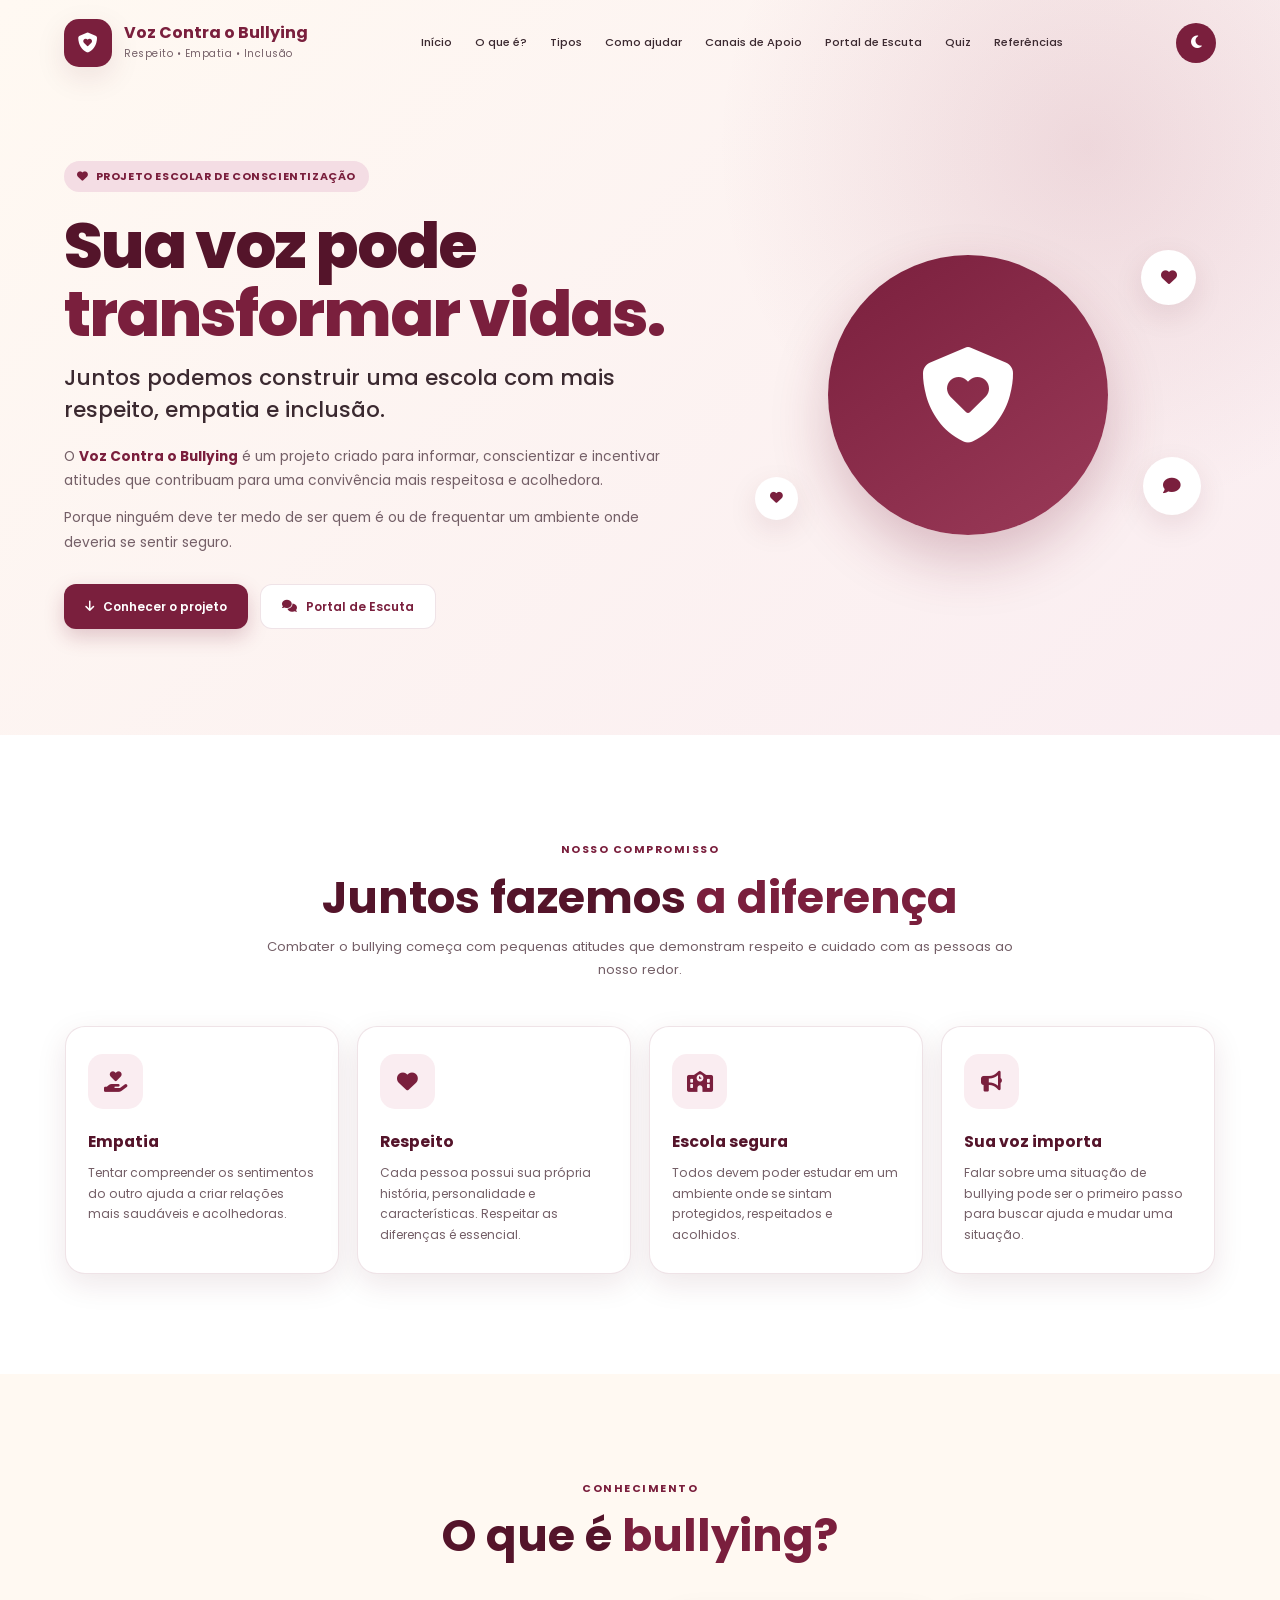
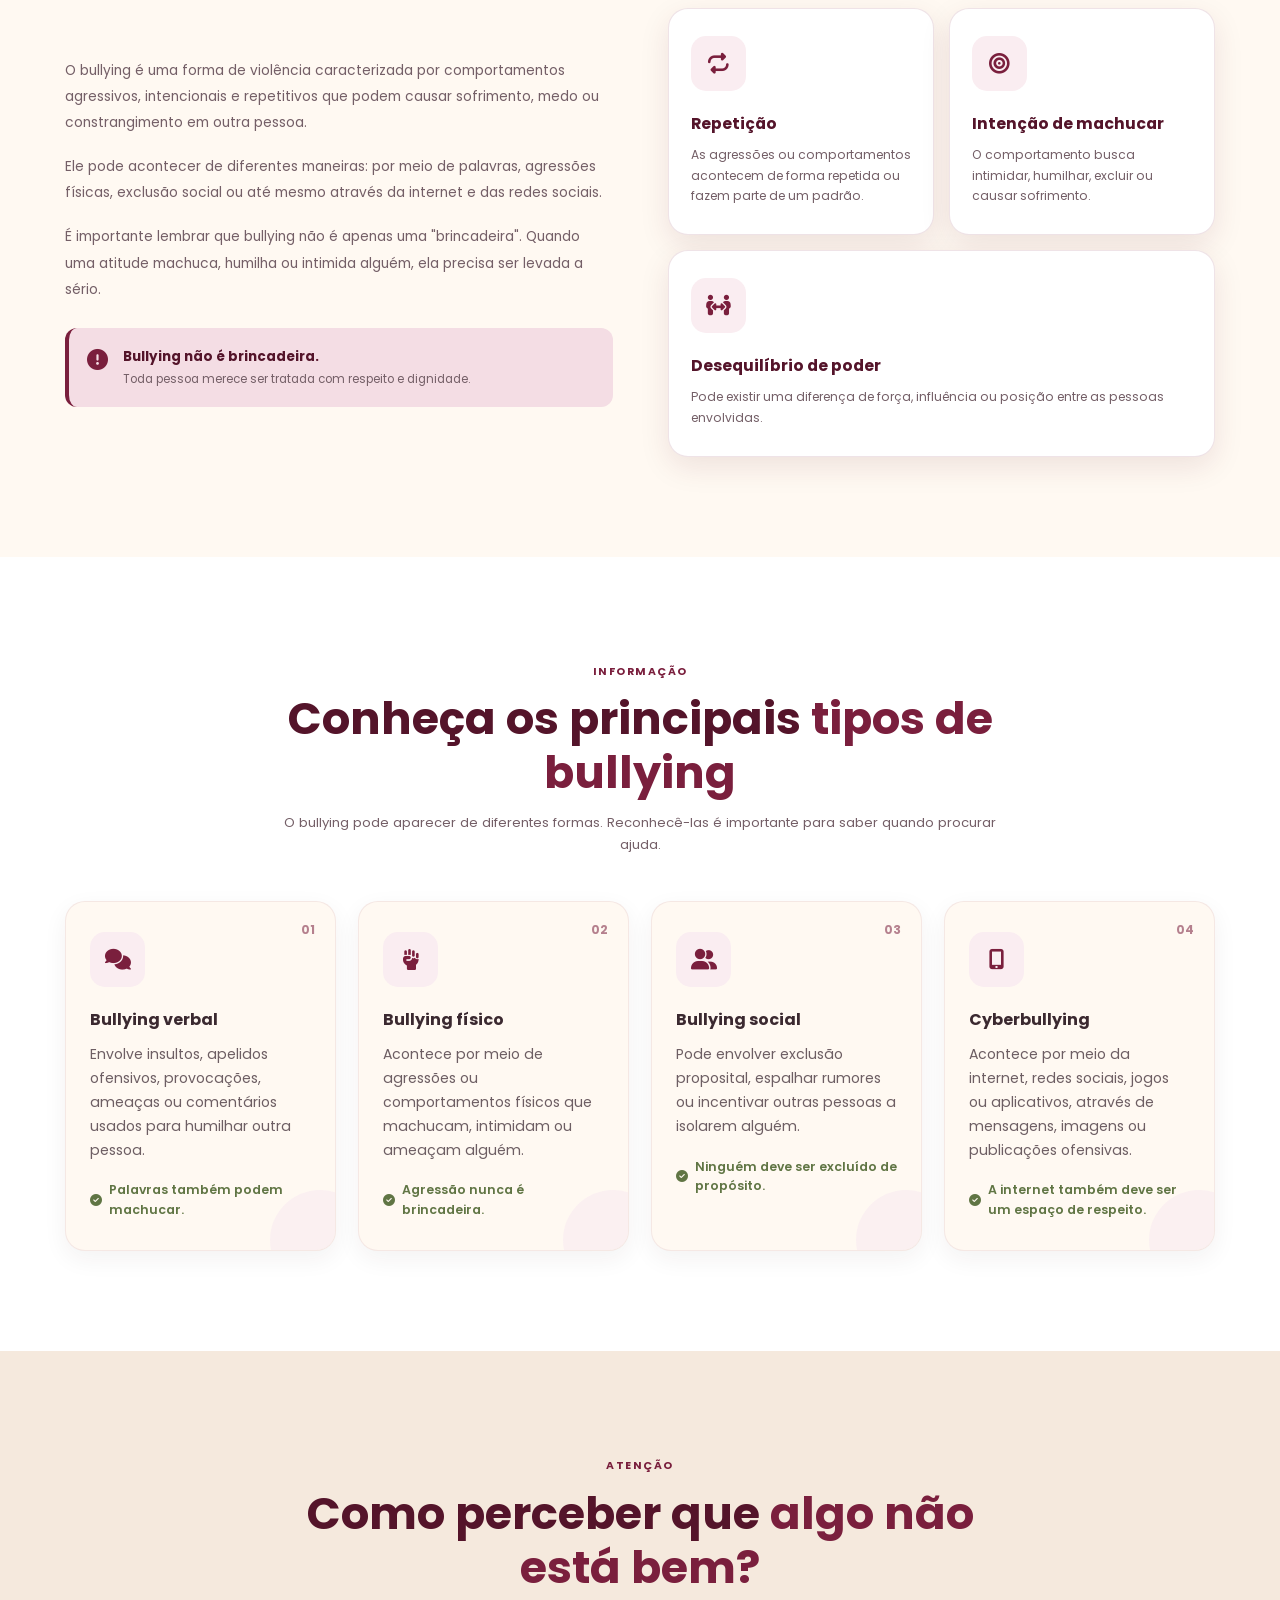
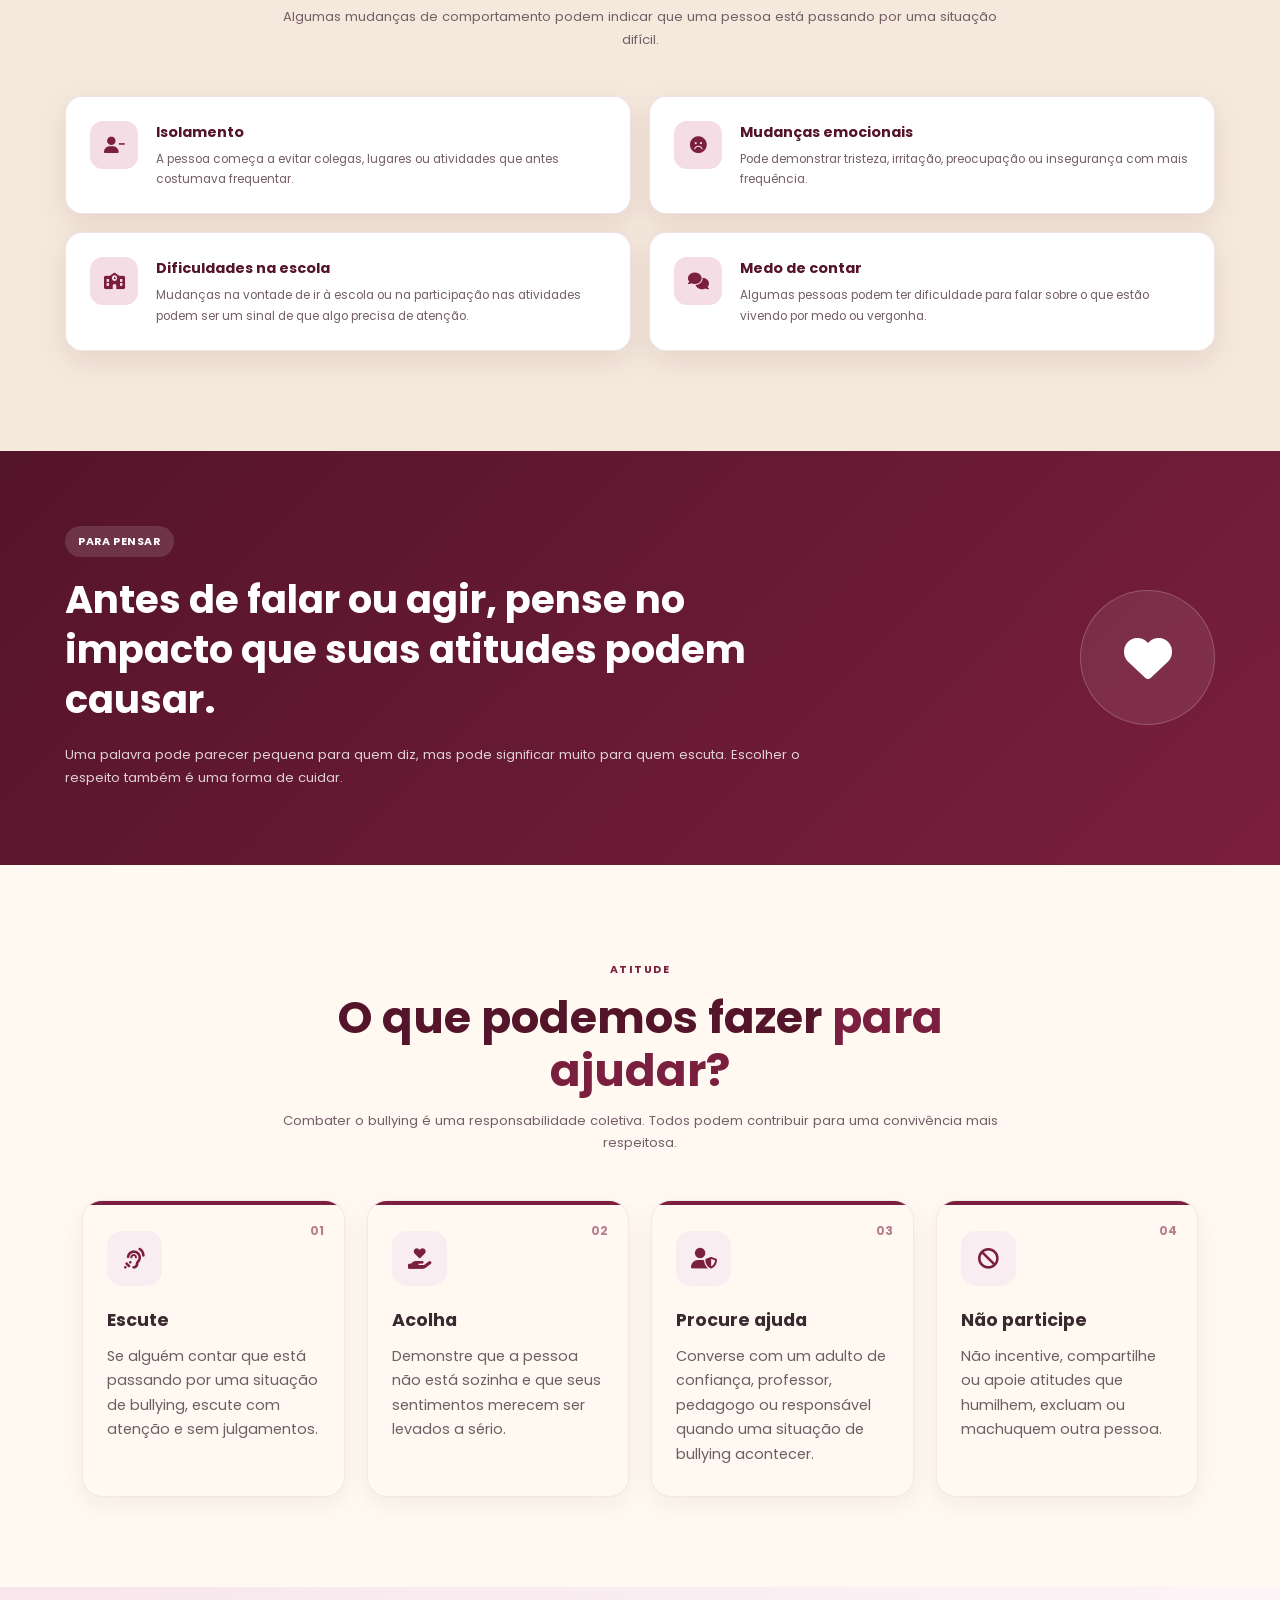
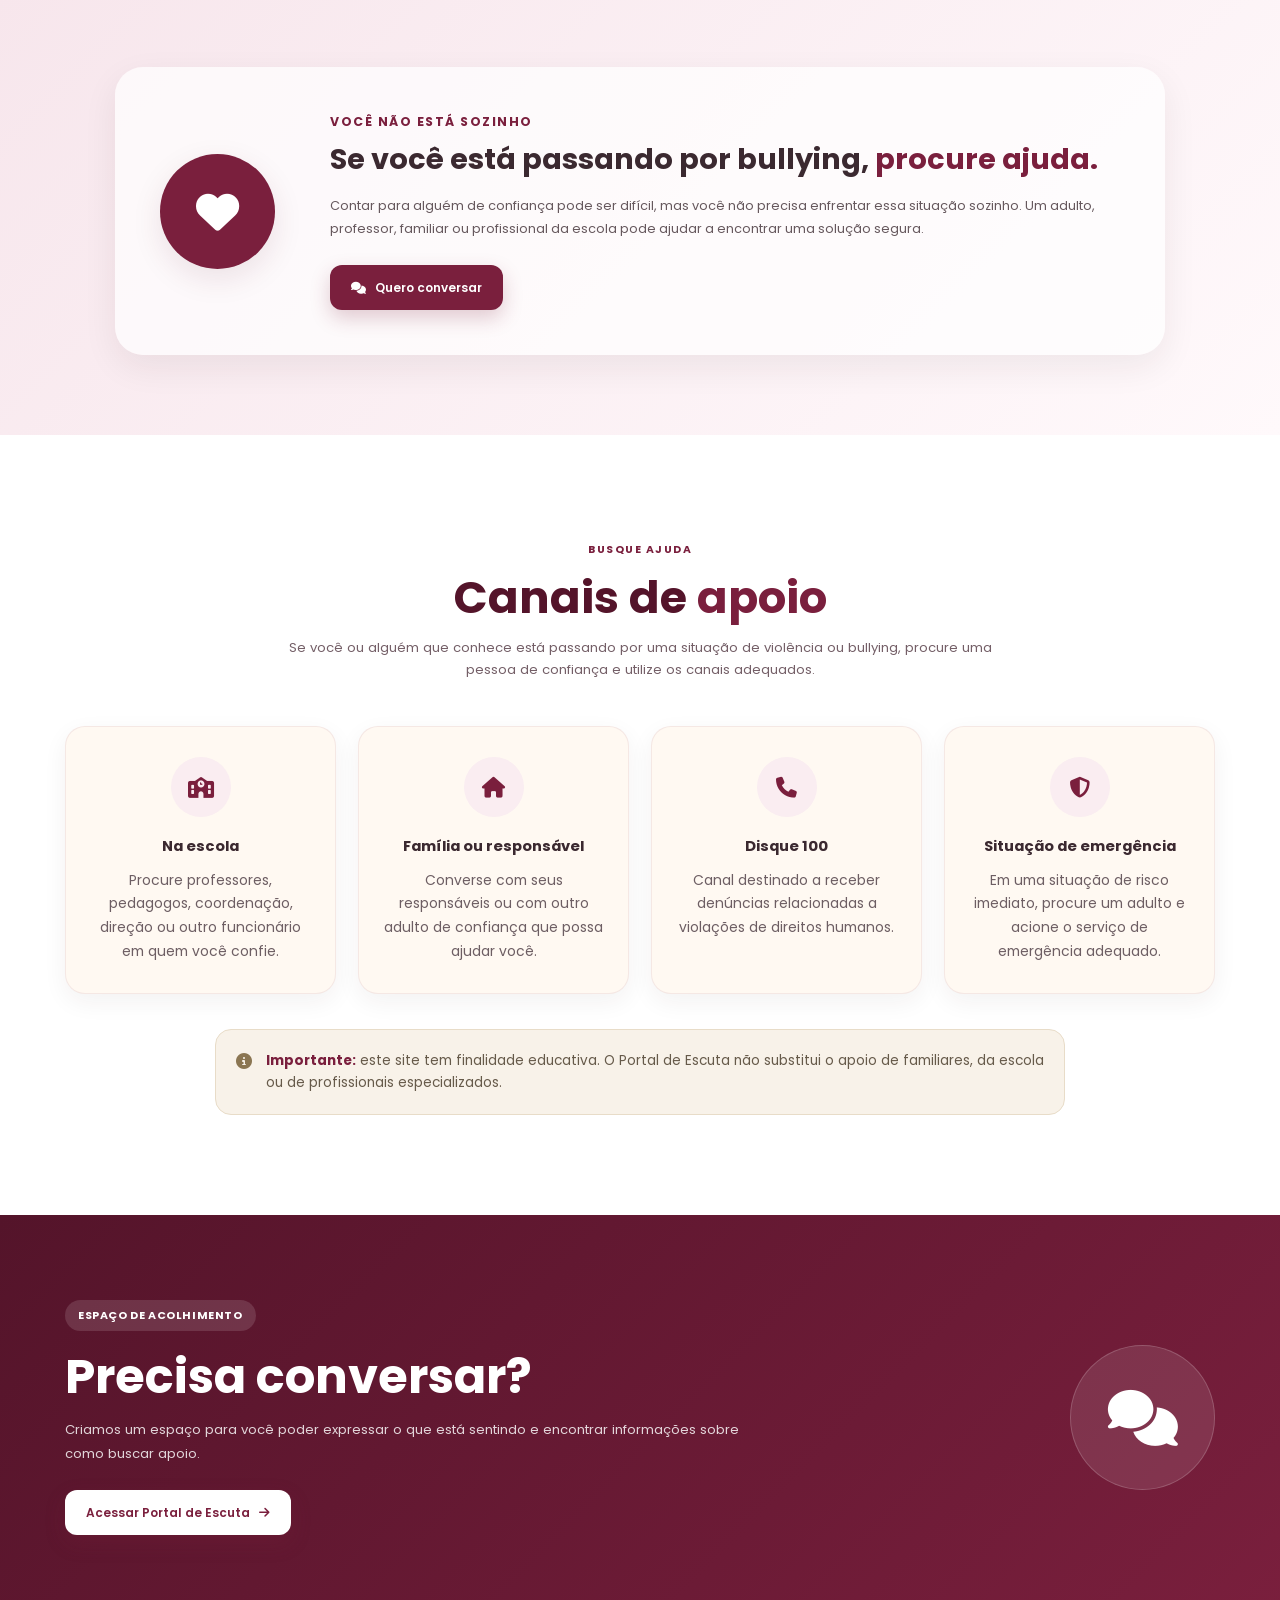
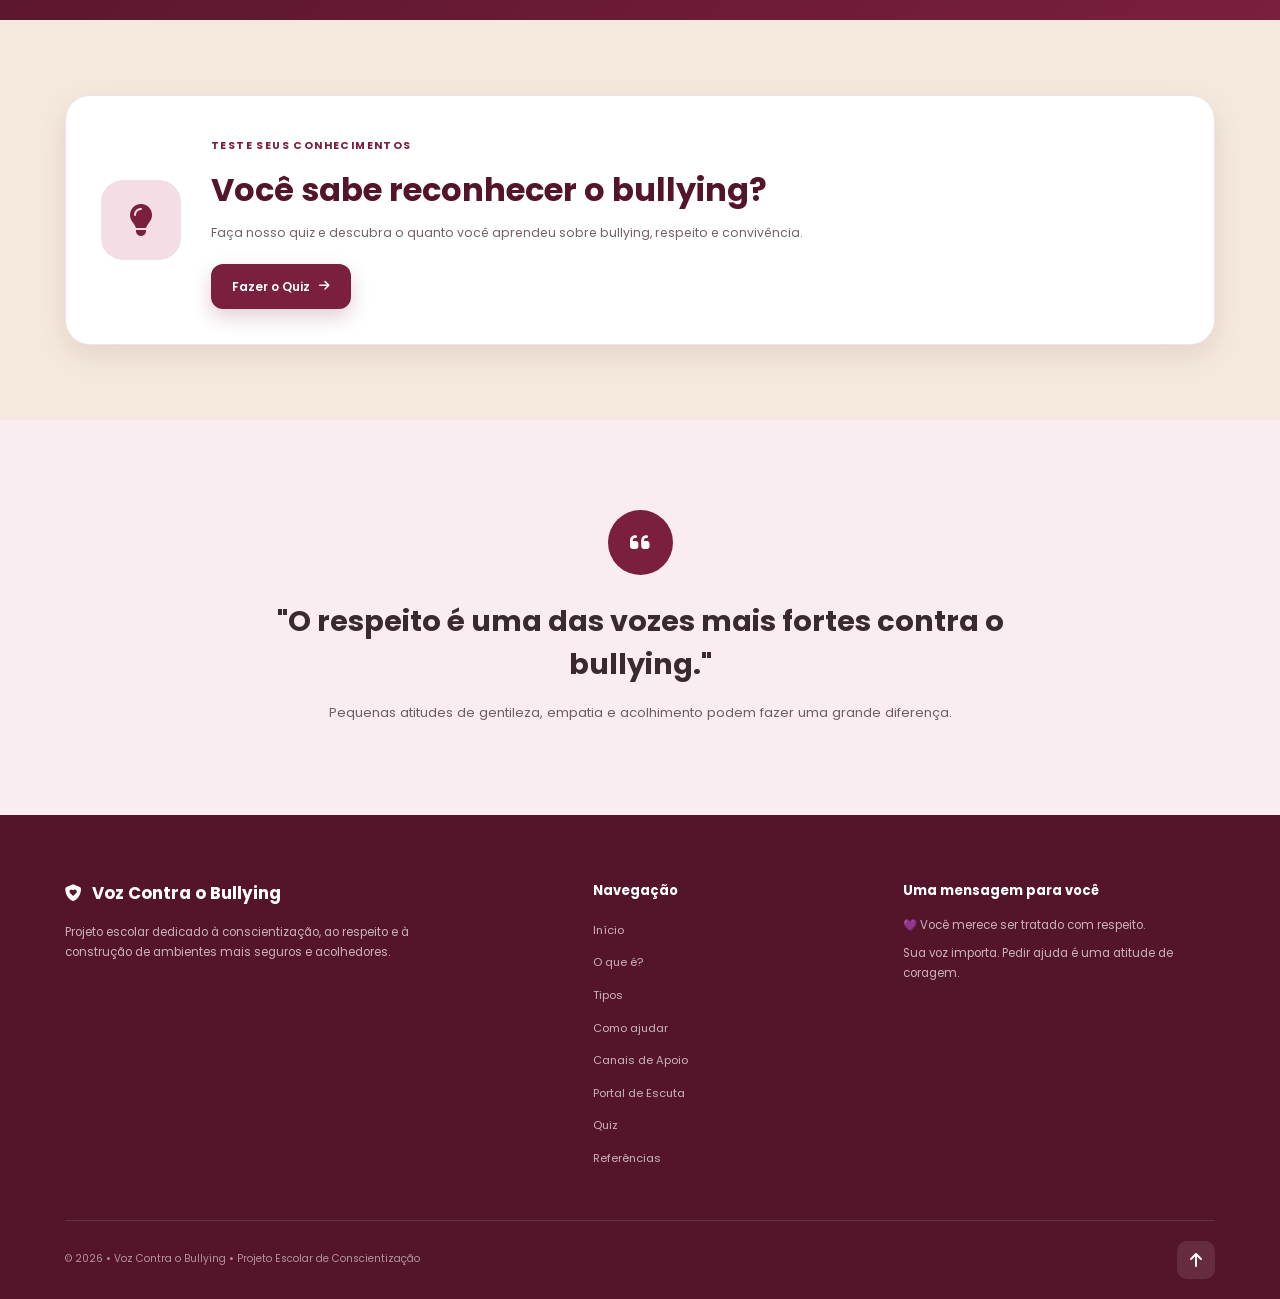
<file: index.html>
<!DOCTYPE html>
<html lang="pt-BR">

<head>

    <meta charset="UTF-8">

    <meta
        name="viewport"
        content="width=device-width, initial-scale=1.0">

    <meta
        name="description"
        content="Voz Contra o Bullying — projeto educativo sobre respeito, empatia, inclusão e combate ao bullying.">

    <meta
        name="theme-color"
        content="#7A1F3D">

    <title>Voz Contra o Bullying</title>


    <!-- ==================== FONTES ==================== -->

    <link rel="preconnect" href="https://fonts.googleapis.com">

    <link
        rel="preconnect"
        href="https://fonts.gstatic.com"
        crossorigin>

    <link
        href="https://fonts.googleapis.com/css2?family=Poppins:wght@300;400;500;600;700;800&display=swap"
        rel="stylesheet">


    <!-- ==================== ÍCONES ==================== -->

    <link
        rel="stylesheet"
        href="https://cdnjs.cloudflare.com/ajax/libs/font-awesome/6.6.0/css/all.min.css">


    <!-- ==================== CSS ==================== -->

    <link
        rel="stylesheet"
        href="style.css">

</head>


<body>


    <!-- =================================================
         CABEÇALHO
         ================================================= -->

    <header class="hero-header">

        <nav
            class="navbar"
            aria-label="Navegação principal">


            <!-- LOGO -->

            <a
                href="#inicio"
                class="logo"
                aria-label="Voz Contra o Bullying - início">

                <i class="fa-solid fa-shield-heart"></i>

                <div>

                    <h2>
                        Voz Contra o Bullying
                    </h2>

                    <p>
                        Respeito • Empatia • Inclusão
                    </p>

                </div>

            </a>


            <!-- MENU -->

            <button
                class="menu-toggle"
                id="menu-toggle"
                aria-label="Abrir menu"
                aria-expanded="false">

                <i class="fa-solid fa-bars"></i>

            </button>


            <ul
                class="menu"
                id="nav-menu">

                <li>
                    <a href="#inicio">
                        Início
                    </a>
                </li>

                <li>
                    <a href="#sobre">
                        O que é?
                    </a>
                </li>

                <li>
                    <a href="#tipos">
                        Tipos
                    </a>
                </li>

                <li>
                    <a href="#ajuda">
                        Como ajudar
                    </a>
                </li>

                <li>
                    <a href="#apoio">
                        Canais de Apoio
                    </a>
                </li>

                <li>
                    <a href="escuta.html">
                        Portal de Escuta
                    </a>
                </li>

                <li>
                    <a href="quiz.html">
                        Quiz
                    </a>
                </li>

                <li>
                    <a href="referencias.html">
                        Referências
                    </a>
                </li>

            </ul>


            <!-- MODO ESCURO -->

            <button
                id="darkModeBtn"
                class="dark-mode-btn"
                aria-label="Ativar modo escuro"
                title="Modo escuro">

                <i class="fa-solid fa-moon"></i>

            </button>

        </nav>



        <!-- =================================================
             HERO
             ================================================= -->

        <section
            id="inicio"
            class="hero">


            <div class="hero-content">


                <div class="hero-text">


                    <span class="tag">

                        <i class="fa-solid fa-heart"></i>

                        Projeto Escolar de Conscientização

                    </span>


                    <h1>

                        Sua voz pode
                        <span>transformar vidas.</span>

                    </h1>


                    <h2>

                        Juntos podemos construir uma escola
                        com mais respeito, empatia e inclusão.

                    </h2>


                    <p>

                        O <strong>Voz Contra o Bullying</strong> é um
                        projeto criado para informar, conscientizar
                        e incentivar atitudes que contribuam para
                        uma convivência mais respeitosa e acolhedora.

                    </p>


                    <p>

                        Porque ninguém deve ter medo de ser quem é
                        ou de frequentar um ambiente onde deveria
                        se sentir seguro.

                    </p>


                    <!-- BOTÕES -->

                    <div class="hero-buttons">

                        <a
                            href="#sobre"
                            class="btn-principal">

                            <i class="fa-solid fa-arrow-down"></i>

                            Conhecer o projeto

                        </a>


                        <a
                            href="escuta.html"
                            class="btn-secundario">

                            <i class="fa-solid fa-comments"></i>

                            Portal de Escuta

                        </a>

                    </div>

                </div>



                <!-- ILUSTRAÇÃO DO HERO -->

                <div
                    class="hero-decoration"
                    aria-hidden="true">

                    <div class="hero-circle">

                        <i class="fa-solid fa-shield-heart"></i>

                    </div>


                    <span class="floating-heart heart-one">
                        <i class="fa-solid fa-heart"></i>
                    </span>


                    <span class="floating-heart heart-two">
                        <i class="fa-solid fa-heart"></i>
                    </span>


                    <span class="floating-message">
                        <i class="fa-solid fa-comment"></i>
                    </span>

                </div>

            </div>

        </section>

    </header>



    <!-- =================================================
         CONTEÚDO PRINCIPAL
         ================================================= -->

    <main>


        <!-- =================================================
             IMPACTO
             ================================================= -->

        <section
            class="impacto"
            aria-labelledby="titulo-impacto">


            <div class="container">


                <div class="titulo-secao">

                    <span>
                        NOSSO COMPROMISSO
                    </span>

                    <h2 id="titulo-impacto">

                        Juntos fazemos
                        <span>a diferença</span>

                    </h2>

                    <p>

                        Combater o bullying começa com pequenas
                        atitudes que demonstram respeito e cuidado
                        com as pessoas ao nosso redor.

                    </p>

                </div>



                <div class="impacto-grid">


                    <!-- EMPATIA -->

                    <article class="card">

                        <div class="card-icon">

                            <i class="fa-solid fa-hand-holding-heart"></i>

                        </div>

                        <h3>
                            Empatia
                        </h3>

                        <p>

                            Tentar compreender os sentimentos do outro
                            ajuda a criar relações mais saudáveis e
                            acolhedoras.

                        </p>

                    </article>



                    <!-- RESPEITO -->

                    <article class="card">

                        <div class="card-icon">

                            <i class="fa-solid fa-heart"></i>

                        </div>

                        <h3>
                            Respeito
                        </h3>

                        <p>

                            Cada pessoa possui sua própria história,
                            personalidade e características. Respeitar
                            as diferenças é essencial.

                        </p>

                    </article>



                    <!-- ESCOLA SEGURA -->

                    <article class="card">

                        <div class="card-icon">

                            <i class="fa-solid fa-school"></i>

                        </div>

                        <h3>
                            Escola segura
                        </h3>

                        <p>

                            Todos devem poder estudar em um ambiente
                            onde se sintam protegidos, respeitados
                            e acolhidos.

                        </p>

                    </article>



                    <!-- VOZ -->

                    <article class="card">

                        <div class="card-icon">

                            <i class="fa-solid fa-bullhorn"></i>

                        </div>

                        <h3>
                            Sua voz importa
                        </h3>

                        <p>

                            Falar sobre uma situação de bullying
                            pode ser o primeiro passo para buscar
                            ajuda e mudar uma situação.

                        </p>

                    </article>


                </div>

            </div>

        </section>
        <!-- =================================================
             O QUE É BULLYING?
             ================================================= -->

        <section
            id="sobre"
            class="sobre"
            aria-labelledby="titulo-sobre">


            <div class="container">


                <div class="titulo-secao">

                    <span>
                        CONHECIMENTO
                    </span>

                    <h2 id="titulo-sobre">

                        O que é
                        <span>bullying?</span>

                    </h2>

                </div>



                <div class="sobre-grid">


                    <!-- TEXTO -->

                    <div class="texto-sobre">

                        <p>

                            O bullying é uma forma de violência
                            caracterizada por comportamentos
                            agressivos, intencionais e repetitivos
                            que podem causar sofrimento, medo ou
                            constrangimento em outra pessoa.

                        </p>


                        <p>

                            Ele pode acontecer de diferentes maneiras:
                            por meio de palavras, agressões físicas,
                            exclusão social ou até mesmo através
                            da internet e das redes sociais.

                        </p>


                        <p>

                            É importante lembrar que bullying não é
                            apenas uma "brincadeira". Quando uma
                            atitude machuca, humilha ou intimida
                            alguém, ela precisa ser levada a sério.

                        </p>


                        <div class="sobre-alerta">

                            <i class="fa-solid fa-circle-exclamation"></i>

                            <div>

                                <strong>
                                    Bullying não é brincadeira.
                                </strong>

                                <p>

                                    Toda pessoa merece ser tratada
                                    com respeito e dignidade.

                                </p>

                            </div>

                        </div>

                    </div>



                    <!-- CARDS -->

                    <div class="sobre-cards">


                        <article class="card">

                            <div class="card-icon">

                                <i class="fa-solid fa-repeat"></i>

                            </div>

                            <h3>
                                Repetição
                            </h3>

                            <p>

                                As agressões ou comportamentos
                                acontecem de forma repetida
                                ou fazem parte de um padrão.

                            </p>

                        </article>



                        <article class="card">

                            <div class="card-icon">

                                <i class="fa-solid fa-bullseye"></i>

                            </div>

                            <h3>
                                Intenção de machucar
                            </h3>

                            <p>

                                O comportamento busca intimidar,
                                humilhar, excluir ou causar
                                sofrimento.

                            </p>

                        </article>



                        <article class="card">

                            <div class="card-icon">

                                <i class="fa-solid fa-people-arrows"></i>

                            </div>

                            <h3>
                                Desequilíbrio de poder
                            </h3>

                            <p>

                                Pode existir uma diferença de
                                força, influência ou posição
                                entre as pessoas envolvidas.

                            </p>

                        </article>

                    </div>

                </div>

            </div>

        </section>



        <!-- =================================================
             TIPOS DE BULLYING
             ================================================= -->

        <section
            id="tipos"
            class="tipos"
            aria-labelledby="titulo-tipos">


            <div class="container">


                <div class="titulo-secao">

                    <span>
                        INFORMAÇÃO
                    </span>

                    <h2 id="titulo-tipos">

                        Conheça os principais
                        <span>tipos de bullying</span>

                    </h2>

                    <p>

                        O bullying pode aparecer de diferentes
                        formas. Reconhecê-las é importante para
                        saber quando procurar ajuda.

                    </p>

                </div>



                <div class="cards tipos-grid">


                    <!-- VERBAL -->

                    <article class="card tipo-card">

                        <div class="tipo-numero">
                            01
                        </div>


                        <div class="card-icon">

                            <i class="fa-solid fa-comments"></i>

                        </div>


                        <h3>
                            Bullying verbal
                        </h3>


                        <p>

                            Envolve insultos, apelidos ofensivos,
                            provocações, ameaças ou comentários
                            usados para humilhar outra pessoa.

                        </p>


                        <span class="tipo-exemplo">

                            <i class="fa-solid fa-circle-check"></i>

                            Palavras também podem machucar.

                        </span>

                    </article>



                    <!-- FÍSICO -->

                    <article class="card tipo-card">

                        <div class="tipo-numero">
                            02
                        </div>


                        <div class="card-icon">

                            <i class="fa-solid fa-hand-fist"></i>

                        </div>


                        <h3>
                            Bullying físico
                        </h3>


                        <p>

                            Acontece por meio de agressões ou
                            comportamentos físicos que machucam,
                            intimidam ou ameaçam alguém.

                        </p>


                        <span class="tipo-exemplo">

                            <i class="fa-solid fa-circle-check"></i>

                            Agressão nunca é brincadeira.

                        </span>

                    </article>



                    <!-- SOCIAL -->

                    <article class="card tipo-card">

                        <div class="tipo-numero">
                            03
                        </div>


                        <div class="card-icon">

                            <i class="fa-solid fa-user-group"></i>

                        </div>


                        <h3>
                            Bullying social
                        </h3>


                        <p>

                            Pode envolver exclusão proposital,
                            espalhar rumores ou incentivar outras
                            pessoas a isolarem alguém.

                        </p>


                        <span class="tipo-exemplo">

                            <i class="fa-solid fa-circle-check"></i>

                            Ninguém deve ser excluído de propósito.

                        </span>

                    </article>



                    <!-- CYBERBULLYING -->

                    <article class="card tipo-card">

                        <div class="tipo-numero">
                            04
                        </div>


                        <div class="card-icon">

                            <i class="fa-solid fa-mobile-screen-button"></i>

                        </div>


                        <h3>
                            Cyberbullying
                        </h3>


                        <p>

                            Acontece por meio da internet, redes
                            sociais, jogos ou aplicativos, através
                            de mensagens, imagens ou publicações
                            ofensivas.

                        </p>


                        <span class="tipo-exemplo">

                            <i class="fa-solid fa-circle-check"></i>

                            A internet também deve ser um espaço
                            de respeito.

                        </span>

                    </article>

                </div>

            </div>

        </section>



        <!-- =================================================
             COMO RECONHECER
             ================================================= -->

        <section
            class="sinais"
            aria-labelledby="titulo-sinais">


            <div class="container">


                <div class="titulo-secao">

                    <span>
                        ATENÇÃO
                    </span>

                    <h2 id="titulo-sinais">

                        Como perceber que
                        <span>algo não está bem?</span>

                    </h2>

                    <p>

                        Algumas mudanças de comportamento podem
                        indicar que uma pessoa está passando por
                        uma situação difícil.

                    </p>

                </div>



                <div class="sinais-grid">


                    <article class="sinal">

                        <i class="fa-solid fa-user-minus"></i>

                        <div>

                            <h3>
                                Isolamento
                            </h3>

                            <p>

                                A pessoa começa a evitar colegas,
                                lugares ou atividades que antes
                                costumava frequentar.

                            </p>

                        </div>

                    </article>



                    <article class="sinal">

                        <i class="fa-solid fa-face-frown"></i>

                        <div>

                            <h3>
                                Mudanças emocionais
                            </h3>

                            <p>

                                Pode demonstrar tristeza,
                                irritação, preocupação ou
                                insegurança com mais frequência.

                            </p>

                        </div>

                    </article>



                    <article class="sinal">

                        <i class="fa-solid fa-school"></i>

                        <div>

                            <h3>
                                Dificuldades na escola
                            </h3>

                            <p>

                                Mudanças na vontade de ir à escola
                                ou na participação nas atividades
                                podem ser um sinal de que algo
                                precisa de atenção.

                            </p>

                        </div>

                    </article>



                    <article class="sinal">

                        <i class="fa-solid fa-comments"></i>

                        <div>

                            <h3>
                                Medo de contar
                            </h3>

                            <p>

                                Algumas pessoas podem ter dificuldade
                                para falar sobre o que estão vivendo
                                por medo ou vergonha.

                            </p>

                        </div>

                    </article>


                </div>

            </div>

        </section>



        <!-- =================================================
             REFLEXÃO
             ================================================= -->

        <section class="reflexao">

            <div class="container">

                <div class="reflexao-content">

                    <span class="tag">
                        PARA PENSAR
                    </span>


                    <h2>

                        Antes de falar ou agir,
                        pense no impacto que suas atitudes
                        podem causar.

                    </h2>


                    <p>

                        Uma palavra pode parecer pequena para quem
                        diz, mas pode significar muito para quem
                        escuta. Escolher o respeito também é uma
                        forma de cuidar.

                    </p>

                </div>


                <div
                    class="reflexao-icon"
                    aria-hidden="true">

                    <i class="fa-solid fa-heart"></i>

                </div>

            </div>

        </section>
        <!-- =================================================
             COMO AJUDAR
             ================================================= -->

        <section
            id="ajuda"
            class="ajuda"
            aria-labelledby="titulo-ajuda">


            <div class="container">


                <div class="titulo-secao">

                    <span>
                        ATITUDE
                    </span>

                    <h2 id="titulo-ajuda">

                        O que podemos fazer
                        <span>para ajudar?</span>

                    </h2>

                    <p>

                        Combater o bullying é uma responsabilidade
                        coletiva. Todos podem contribuir para uma
                        convivência mais respeitosa.

                    </p>

                </div>



                <div class="ajuda-grid">


                    <article class="ajuda-card">

                        <span class="ajuda-numero">
                            01
                        </span>

                        <i class="fa-solid fa-ear-listen"></i>

                        <h3>
                            Escute
                        </h3>

                        <p>

                            Se alguém contar que está passando por
                            uma situação de bullying, escute com
                            atenção e sem julgamentos.

                        </p>

                    </article>



                    <article class="ajuda-card">

                        <span class="ajuda-numero">
                            02
                        </span>

                        <i class="fa-solid fa-hand-holding-heart"></i>

                        <h3>
                            Acolha
                        </h3>

                        <p>

                            Demonstre que a pessoa não está sozinha
                            e que seus sentimentos merecem ser
                            levados a sério.

                        </p>

                    </article>



                    <article class="ajuda-card">

                        <span class="ajuda-numero">
                            03
                        </span>

                        <i class="fa-solid fa-user-shield"></i>

                        <h3>
                            Procure ajuda
                        </h3>

                        <p>

                            Converse com um adulto de confiança,
                            professor, pedagogo ou responsável
                            quando uma situação de bullying acontecer.

                        </p>

                    </article>



                    <article class="ajuda-card">

                        <span class="ajuda-numero">
                            04
                        </span>

                        <i class="fa-solid fa-ban"></i>

                        <h3>
                            Não participe
                        </h3>

                        <p>

                            Não incentive, compartilhe ou apoie
                            atitudes que humilhem, excluam ou
                            machuquem outra pessoa.

                        </p>

                    </article>


                </div>

            </div>

        </section>



        <!-- =================================================
             SE VOCÊ ESTÁ PASSANDO POR BULLYING
             ================================================= -->

        <section
            class="acolhimento"
            aria-labelledby="titulo-acolhimento">


            <div class="container">


                <div class="acolhimento-icon">

                    <i class="fa-solid fa-heart"></i>

                </div>


                <div class="acolhimento-text">

                    <span>
                        VOCÊ NÃO ESTÁ SOZINHO
                    </span>


                    <h2 id="titulo-acolhimento">

                        Se você está passando por bullying,
                        <strong>procure ajuda.</strong>

                    </h2>


                    <p>

                        Contar para alguém de confiança pode ser
                        difícil, mas você não precisa enfrentar
                        essa situação sozinho. Um adulto, professor,
                        familiar ou profissional da escola pode
                        ajudar a encontrar uma solução segura.

                    </p>


                    <a
                        href="escuta.html"
                        class="btn-principal">

                        <i class="fa-solid fa-comments"></i>

                        Quero conversar

                    </a>

                </div>

            </div>

        </section>



        <!-- =================================================
             CANAIS DE APOIO
             ================================================= -->

        <section
            id="apoio"
            class="apoio"
            aria-labelledby="titulo-apoio">


            <div class="container">


                <div class="titulo-secao">

                    <span>
                        BUSQUE AJUDA
                    </span>

                    <h2 id="titulo-apoio">

                        Canais de
                        <span>apoio</span>

                    </h2>

                    <p>

                        Se você ou alguém que conhece está passando
                        por uma situação de violência ou bullying,
                        procure uma pessoa de confiança e utilize
                        os canais adequados.

                    </p>

                </div>



                <div class="apoio-grid">


                    <!-- ESCOLA -->

                    <article class="apoio-card">

                        <div class="apoio-icon">

                            <i class="fa-solid fa-school"></i>

                        </div>

                        <h3>
                            Na escola
                        </h3>

                        <p>

                            Procure professores, pedagogos,
                            coordenação, direção ou outro funcionário
                            em quem você confie.

                        </p>

                    </article>



                    <!-- FAMÍLIA -->

                    <article class="apoio-card">

                        <div class="apoio-icon">

                            <i class="fa-solid fa-house"></i>

                        </div>

                        <h3>
                            Família ou responsável
                        </h3>

                        <p>

                            Converse com seus responsáveis ou com
                            outro adulto de confiança que possa
                            ajudar você.

                        </p>

                    </article>



                    <!-- DISQUE 100 -->

                    <article class="apoio-card">

                        <div class="apoio-icon">

                            <i class="fa-solid fa-phone"></i>

                        </div>

                        <h3>
                            Disque 100
                        </h3>

                        <p>

                            Canal destinado a receber denúncias
                            relacionadas a violações de direitos
                            humanos.

                        </p>

                    </article>



                    <!-- EMERGÊNCIA -->

                    <article class="apoio-card">

                        <div class="apoio-icon">

                            <i class="fa-solid fa-shield-halved"></i>

                        </div>

                        <h3>
                            Situação de emergência
                        </h3>

                        <p>

                            Em uma situação de risco imediato,
                            procure um adulto e acione o serviço
                            de emergência adequado.

                        </p>

                    </article>


                </div>



                <!-- AVISO -->

                <div class="apoio-aviso">

                    <i class="fa-solid fa-circle-info"></i>

                    <p>

                        <strong>Importante:</strong>
                        este site tem finalidade educativa.
                        O Portal de Escuta não substitui o apoio
                        de familiares, da escola ou de profissionais
                        especializados.

                    </p>

                </div>

            </div>

        </section>



        <!-- =================================================
             PORTAL DE ESCUTA
             ================================================= -->

        <section class="cta">

            <div class="container">


                <div class="cta-content">

                    <span class="tag">
                        ESPAÇO DE ACOLHIMENTO
                    </span>


                    <h2>
                        Precisa conversar?
                    </h2>


                    <p>

                        Criamos um espaço para você poder expressar
                        o que está sentindo e encontrar informações
                        sobre como buscar apoio.

                    </p>


                    <a
                        href="escuta.html"
                        class="btn-principal">

                        Acessar Portal de Escuta

                        <i class="fa-solid fa-arrow-right"></i>

                    </a>

                </div>


                <div
                    class="cta-icon"
                    aria-hidden="true">

                    <i class="fa-solid fa-comments"></i>

                </div>

            </div>

        </section>



        <!-- =================================================
             QUIZ
             ================================================= -->

        <section class="quiz-preview">

            <div class="container">


                <div class="quiz-preview-icon">

                    <i class="fa-solid fa-lightbulb"></i>

                </div>


                <div>

                    <span>
                        TESTE SEUS CONHECIMENTOS
                    </span>


                    <h2>
                        Você sabe reconhecer o bullying?
                    </h2>


                    <p>

                        Faça nosso quiz e descubra o quanto você
                        aprendeu sobre bullying, respeito e
                        convivência.

                    </p>


                    <a
                        href="quiz.html"
                        class="btn-principal">

                        Fazer o Quiz

                        <i class="fa-solid fa-arrow-right"></i>

                    </a>

                </div>

            </div>

        </section>



        <!-- =================================================
             FRASE FINAL
             ================================================= -->

        <section class="frase">

            <div class="container">


                <div class="frase-icon">

                    <i class="fa-solid fa-quote-left"></i>

                </div>


                <h2>

                    "O respeito é uma das vozes mais fortes
                    contra o bullying."

                </h2>


                <p>

                    Pequenas atitudes de gentileza, empatia e
                    acolhimento podem fazer uma grande diferença.

                </p>

            </div>

        </section>


    </main>



    <!-- =================================================
         RODAPÉ
         ================================================= -->

    <footer>


        <div class="footer-container">


            <!-- SOBRE -->

            <div class="footer-logo">

                <h2>

                    <i class="fa-solid fa-shield-heart"></i>

                    Voz Contra o Bullying

                </h2>


                <p>

                    Projeto escolar dedicado à conscientização,
                    ao respeito e à construção de ambientes mais
                    seguros e acolhedores.

                </p>

            </div>



            <!-- NAVEGAÇÃO -->

            <div class="footer-links">

                <h3>
                    Navegação
                </h3>


                <ul>

                    <li>
                        <a href="#inicio">
                            Início
                        </a>
                    </li>

                    <li>
                        <a href="#sobre">
                            O que é?
                        </a>
                    </li>

                    <li>
                        <a href="#tipos">
                            Tipos
                        </a>
                    </li>

                    <li>
                        <a href="#ajuda">
                            Como ajudar
                        </a>
                    </li>

                    <li>
                        <a href="#apoio">
                            Canais de Apoio
                        </a>
                    </li>

                    <li>
                        <a href="escuta.html">
                            Portal de Escuta
                        </a>
                    </li>

                    <li>
                        <a href="quiz.html">
                            Quiz
                        </a>
                    </li>

                    <li>
                        <a href="referencias.html">
                            Referências
                        </a>
                    </li>

                </ul>

            </div>



            <!-- MENSAGEM -->

            <div class="footer-contato">

                <h3>
                    Uma mensagem para você
                </h3>


                <p>

                    💜 Você merece ser tratado com respeito.

                </p>


                <p>

                    Sua voz importa. Pedir ajuda é uma atitude
                    de coragem.

                </p>

            </div>

        </div>



        <!-- RODAPÉ INFERIOR -->

        <div class="footer-bottom">

            <p>

                © 2026 • Voz Contra o Bullying
                • Projeto Escolar de Conscientização

            </p>


            <a
                href="#inicio"
                class="back-to-top"
                aria-label="Voltar ao início">

                <i class="fa-solid fa-arrow-up"></i>

            </a>

        </div>

    </footer>



    <!-- =================================================
         BOTÃO VOLTAR AO TOPO
         ================================================= -->

    <button
        id="topoBtn"
        aria-label="Voltar ao topo"
        title="Voltar ao topo">

        <i class="fa-solid fa-arrow-up"></i>

    </button>



    <!-- ==================== JAVASCRIPT ==================== -->

    <script src="script.js"></script>


</body>

</html>
</file>
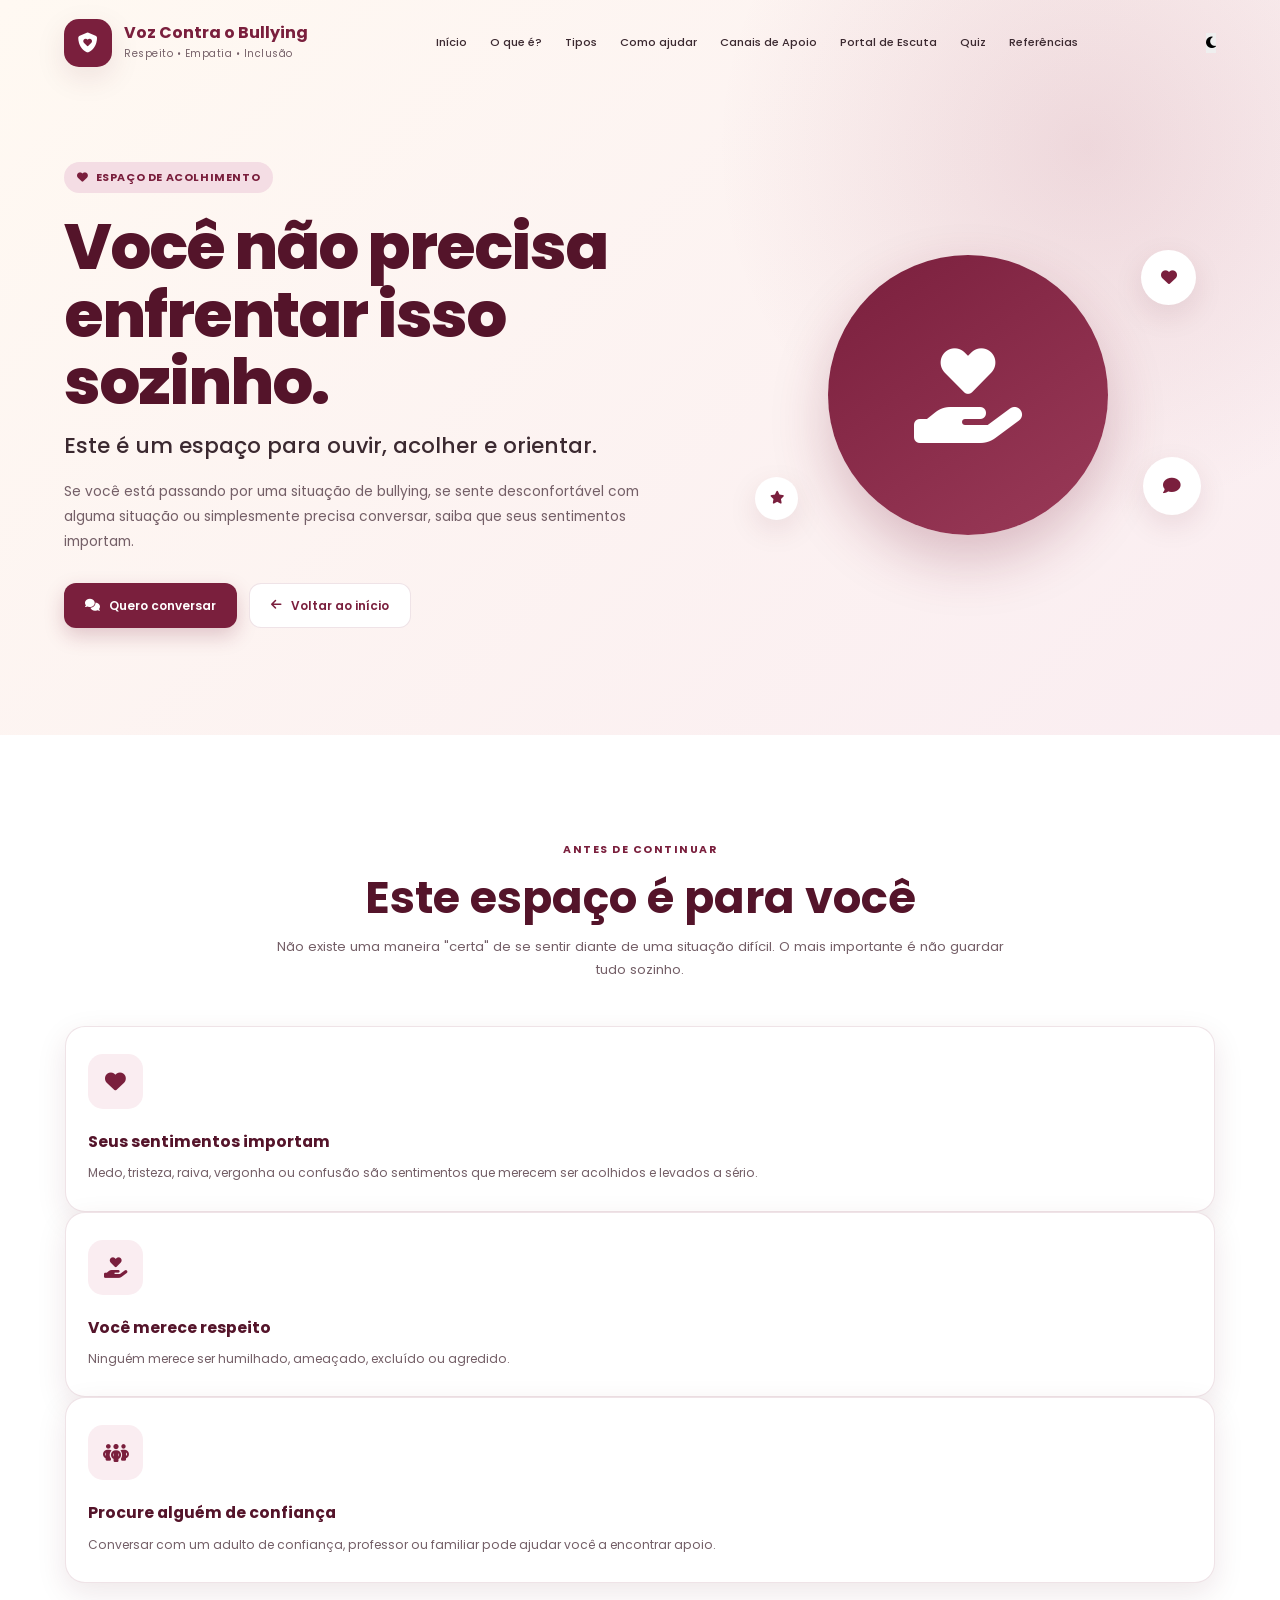
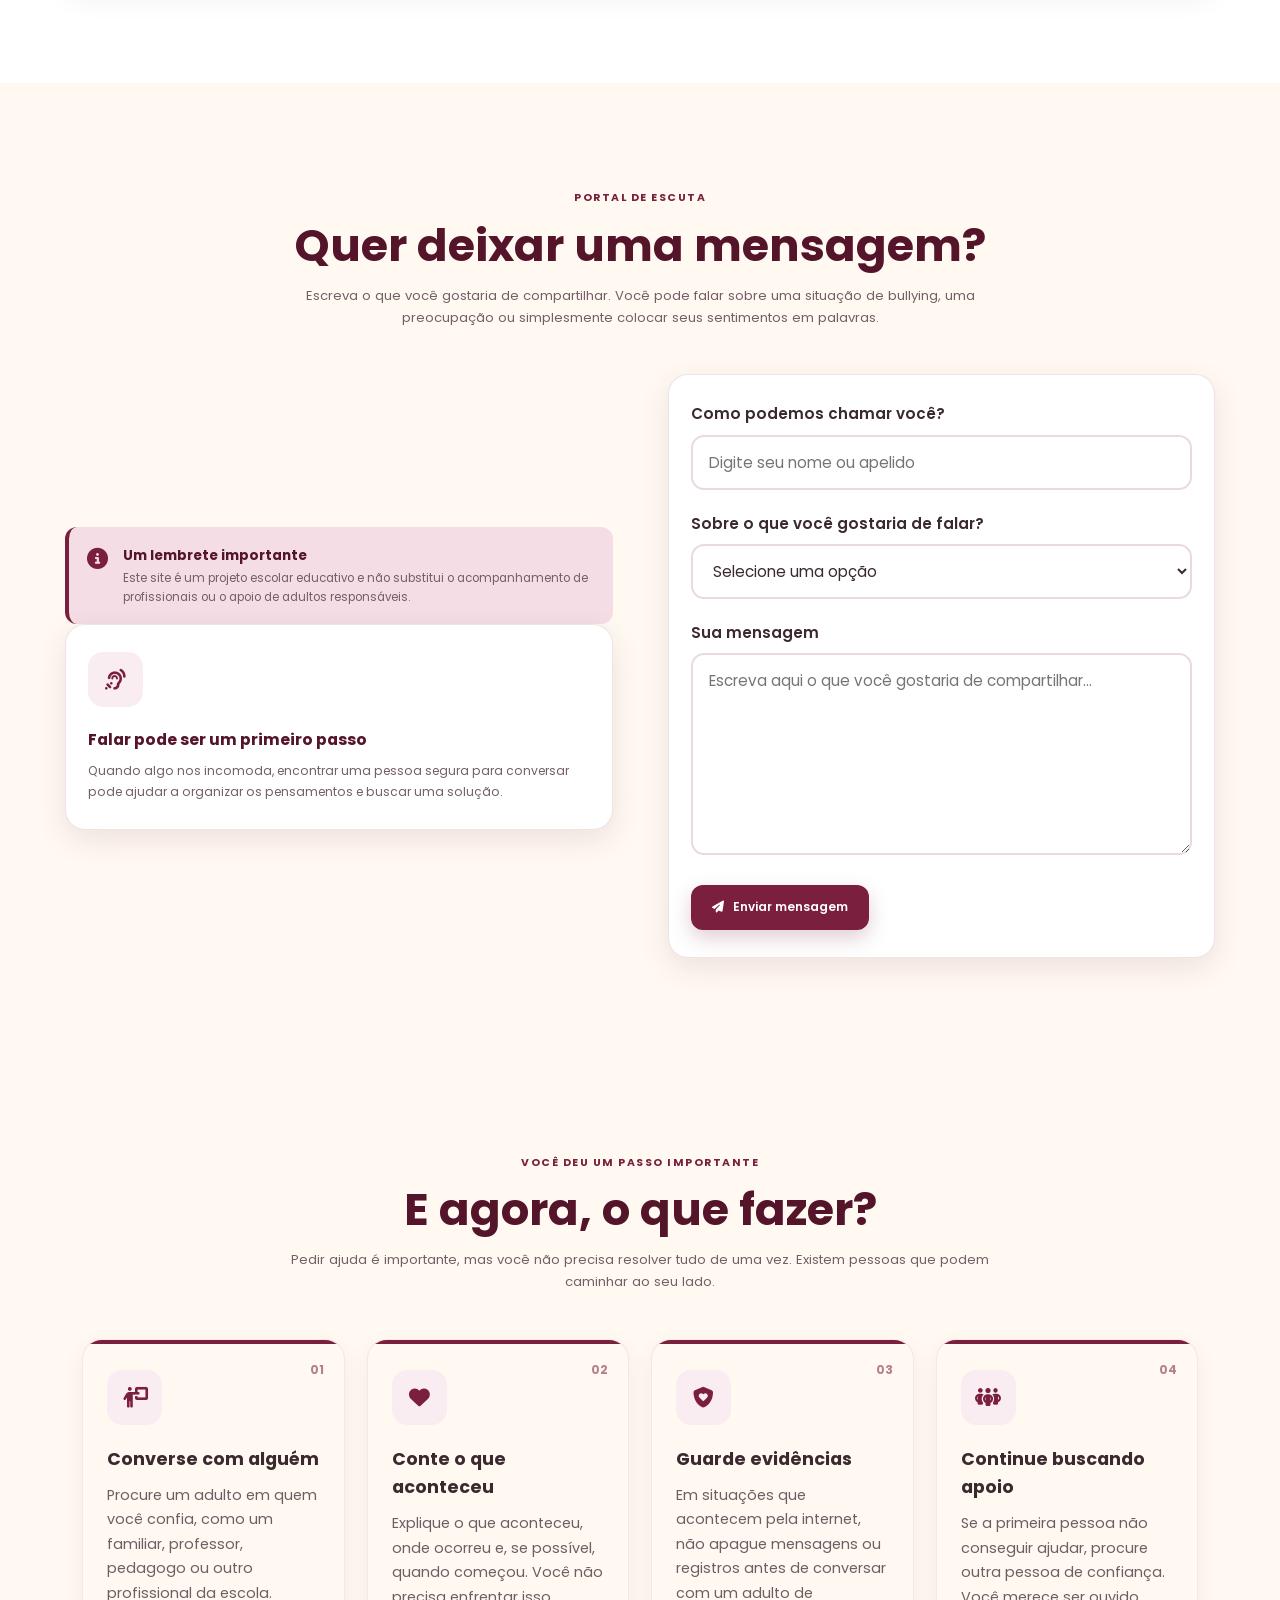
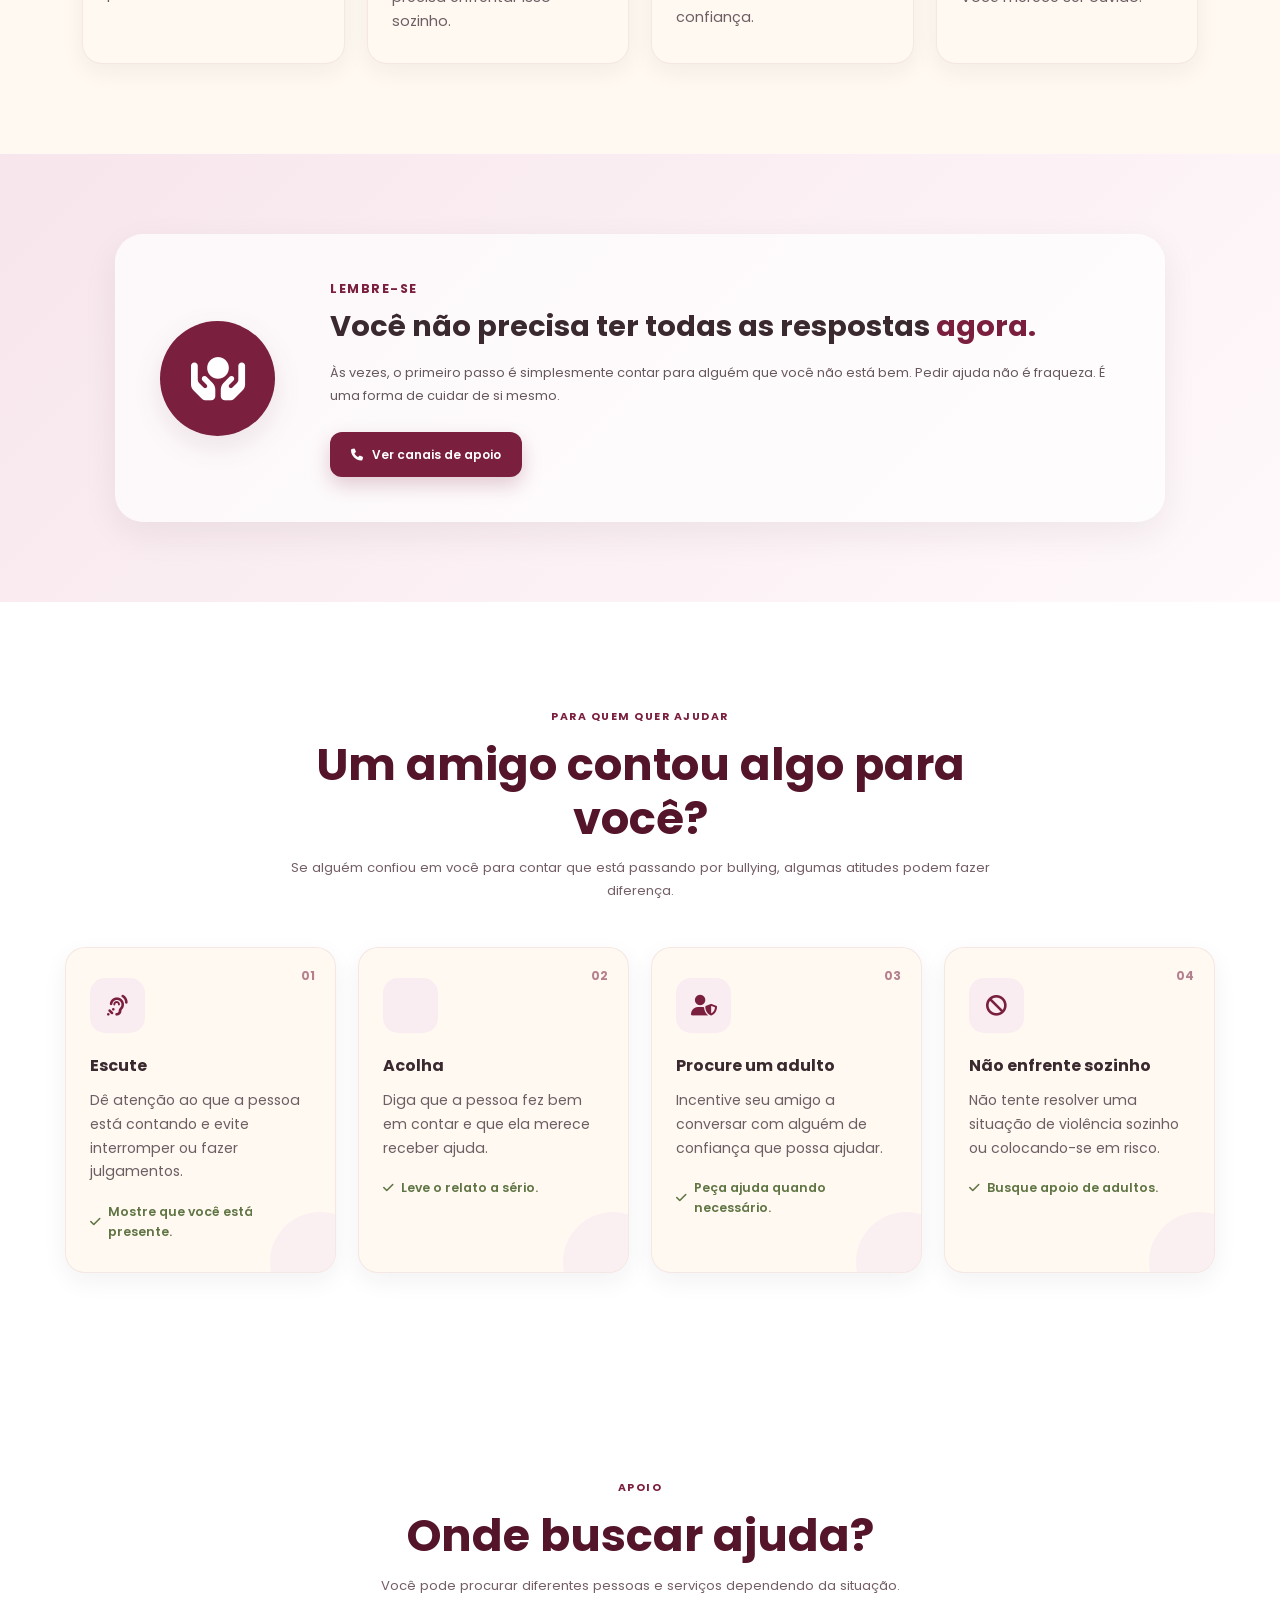
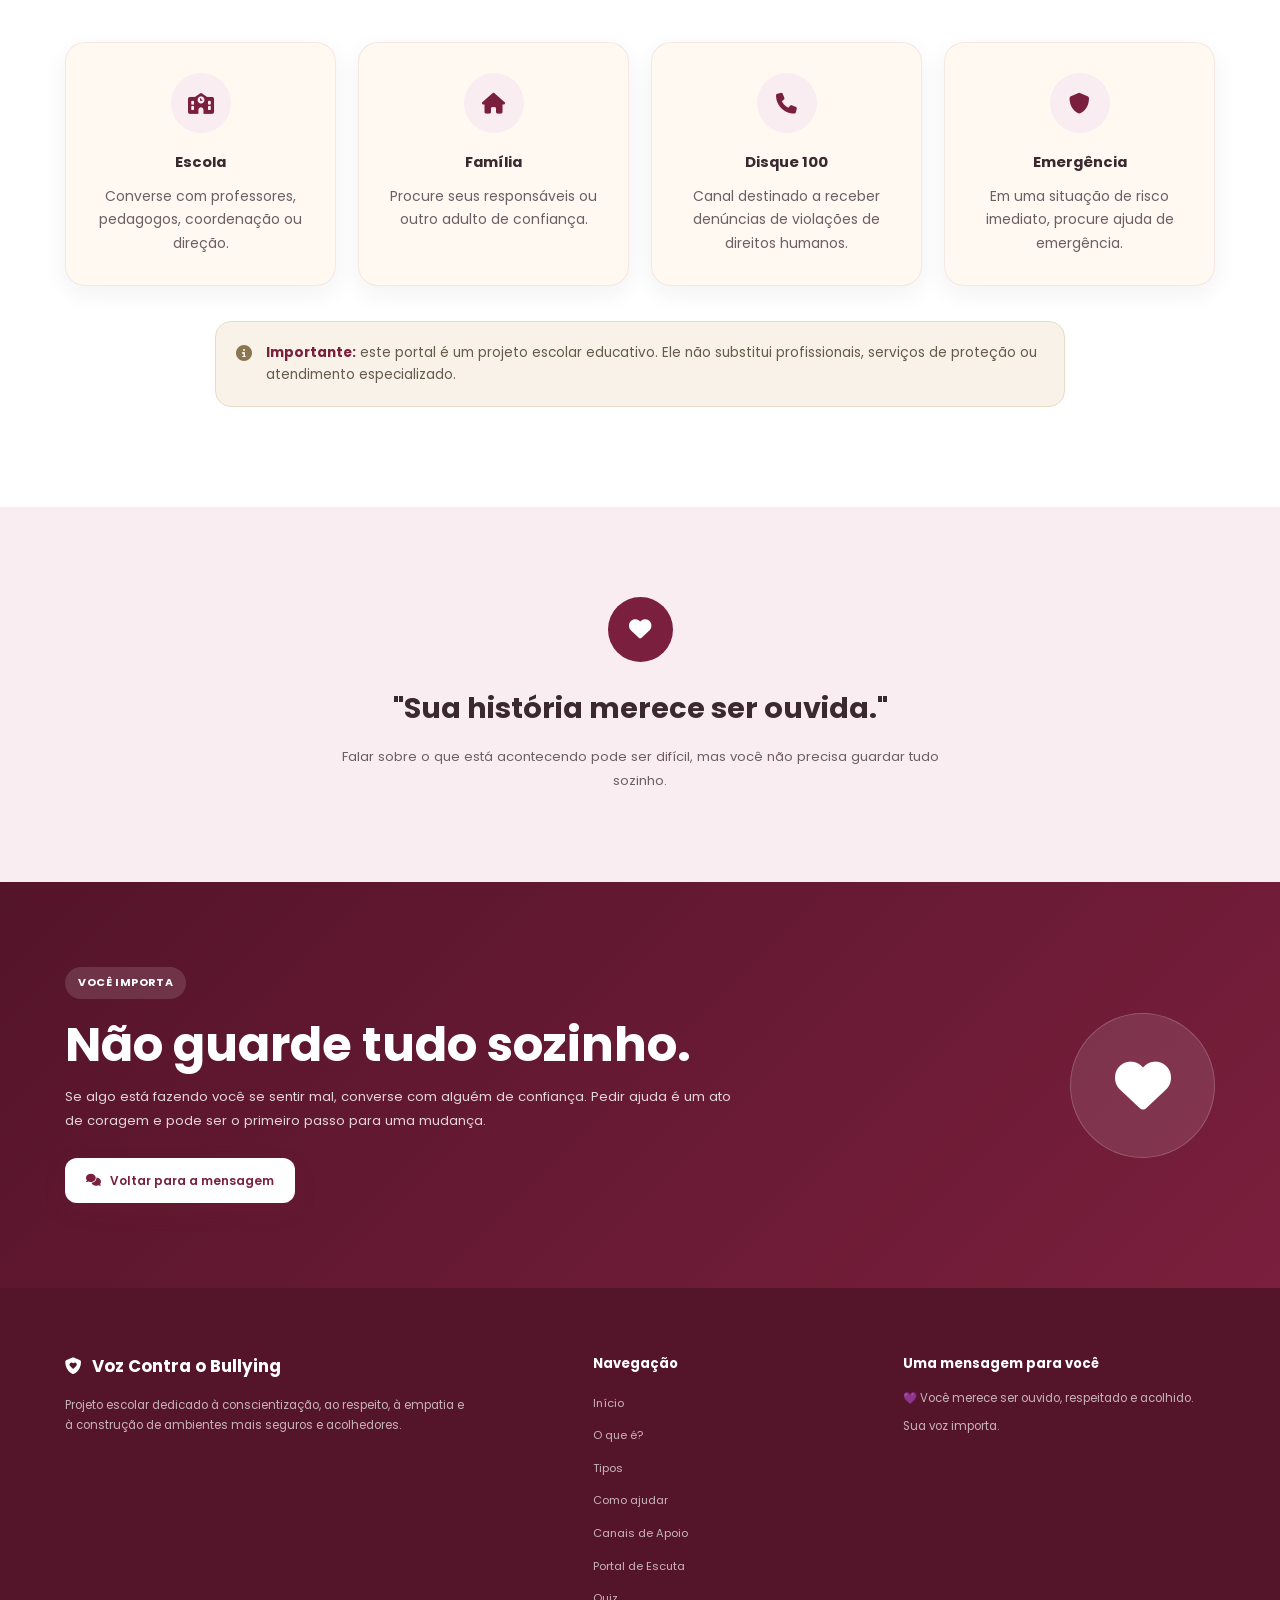
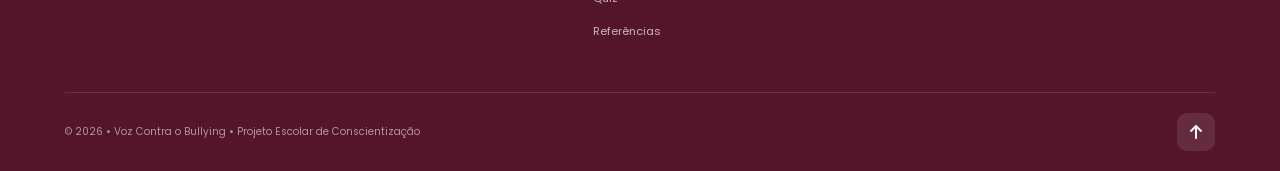
<file: escuta.html>
<!DOCTYPE html>
<html lang="pt-BR">

<head>

    <meta charset="UTF-8">

    <meta
        name="viewport"
        content="width=device-width, initial-scale=1.0"
    >

    <title>Portal de Escuta | Voz Contra o Bullying</title>

    <meta
        name="description"
        content="Portal de Escuta do projeto Voz Contra o Bullying. Um espaço de acolhimento, informação e orientação."
    >

    <!-- CSS principal -->
    <link
        rel="stylesheet"
        href="style.css"
    >

    <!-- Font Awesome -->
    <link
        rel="stylesheet"
        href="https://cdnjs.cloudflare.com/ajax/libs/font-awesome/6.6.0/css/all.min.css"
    >

    <!-- Google Fonts -->
    <link
        href="https://fonts.googleapis.com/css2?family=Poppins:wght@300;400;500;600;700;800&display=swap"
        rel="stylesheet"
    >

</head>


<body>


<!-- =====================================================
     CABEÇALHO
     ===================================================== -->

<header class="hero-header">


    <nav class="navbar">


        <!-- LOGO -->

        <a
            href="index.html"
            class="logo"
        >

            <i class="fa-solid fa-shield-heart"></i>

            <div>

                <h2>Voz Contra o Bullying</h2>

                <p>
                    Respeito • Empatia • Inclusão
                </p>

            </div>

        </a>


        <!-- MENU -->

        <ul class="menu">

            <li>
                <a href="index.html">
                    Início
                </a>
            </li>

            <li>
                <a href="index.html#sobre">
                    O que é?
                </a>
            </li>

            <li>
                <a href="index.html#tipos">
                    Tipos
                </a>
            </li>

            <li>
                <a href="index.html#ajuda">
                    Como ajudar
                </a>
            </li>

            <li>
                <a href="index.html#apoio">
                    Canais de Apoio
                </a>
            </li>

            <li>
                <a href="escuta.html">
                    Portal de Escuta
                </a>
            </li>

            <li>
                <a href="quiz.html">
                    Quiz
                </a>
            </li>

            <li>
                <a href="referencias.html">
                    Referências
                </a>
            </li>

        </ul>


        <!-- MODO ESCURO -->

        <button
            id="darkModeBtn"
            aria-label="Ativar modo escuro"
        >

            <i class="fa-solid fa-moon"></i>

        </button>


    </nav>


    <!-- =================================================
         HERO DO PORTAL
         ================================================= -->

    <section class="hero">


        <div class="hero-content">


            <div class="hero-text">


                <span class="tag">

                    <i class="fa-solid fa-heart"></i>

                    Espaço de Acolhimento

                </span>


                <h1>
                    Você não precisa enfrentar isso sozinho.
                </h1>


                <h2>
                    Este é um espaço para ouvir, acolher
                    e orientar.
                </h2>


                <p>

                    Se você está passando por uma situação
                    de bullying, se sente desconfortável
                    com alguma situação ou simplesmente
                    precisa conversar, saiba que seus
                    sentimentos importam.

                </p>


                <div class="hero-buttons">

                    <a
                        href="#mensagem"
                        class="btn-principal"
                    >

                        <i class="fa-solid fa-comments"></i>

                        Quero conversar

                    </a>


                    <a
                        href="index.html"
                        class="btn-secundario"
                    >

                        <i class="fa-solid fa-arrow-left"></i>

                        Voltar ao início

                    </a>

                </div>


            </div>


            <!-- ILUSTRAÇÃO -->

            <div class="hero-decoration">


                <div class="hero-circle">

                    <i class="fa-solid fa-hand-holding-heart"></i>

                </div>


                <div class="floating-heart heart-one">

                    <i class="fa-solid fa-heart"></i>

                </div>


                <div class="floating-heart heart-two">

                    <i class="fa-solid fa-star"></i>

                </div>


                <div class="floating-message">

                    <i class="fa-solid fa-comment"></i>

                </div>


            </div>


        </div>


    </section>


</header>


<main>


<!-- =====================================================
     AVISO IMPORTANTE
     ===================================================== -->

<section class="apoio">


    <div class="container">


        <div class="titulo-secao">

            <span>
                ANTES DE CONTINUAR
            </span>

            <h2>
                Este espaço é para você
            </h2>

            <p>

                Não existe uma maneira "certa" de se
                sentir diante de uma situação difícil.
                O mais importante é não guardar tudo
                sozinho.

            </p>

        </div>


        <div class="cards">


            <div class="card">

                <div class="card-icon">

                    <i class="fa-solid fa-heart"></i>

                </div>

                <h3>
                    Seus sentimentos importam
                </h3>

                <p>

                    Medo, tristeza, raiva, vergonha ou
                    confusão são sentimentos que merecem
                    ser acolhidos e levados a sério.

                </p>

            </div>


            <div class="card">

                <div class="card-icon">

                    <i class="fa-solid fa-hand-holding-heart"></i>

                </div>

                <h3>
                    Você merece respeito
                </h3>

                <p>

                    Ninguém merece ser humilhado,
                    ameaçado, excluído ou agredido.

                </p>

            </div>


            <div class="card">

                <div class="card-icon">

                    <i class="fa-solid fa-people-group"></i>

                </div>

                <h3>
                    Procure alguém de confiança
                </h3>

                <p>

                    Conversar com um adulto de confiança,
                    professor ou familiar pode ajudar
                    você a encontrar apoio.

                </p>

            </div>


        </div>


    </div>


</section>


<!-- =====================================================
     FORMULÁRIO / MENSAGEM
     ===================================================== -->

<section
    id="mensagem"
    class="sobre"
>


    <div class="container">


        <div class="titulo-secao">

            <span>
                PORTAL DE ESCUTA
            </span>

            <h2>
                Quer deixar uma mensagem?
            </h2>

            <p>

                Escreva o que você gostaria de compartilhar.
                Você pode falar sobre uma situação de
                bullying, uma preocupação ou simplesmente
                colocar seus sentimentos em palavras.

            </p>

        </div>


        <div class="sobre-grid">


            <div class="texto-sobre">


                <div class="sobre-alerta">

                    <i class="fa-solid fa-circle-info"></i>

                    <div>

                        <strong>
                            Um lembrete importante
                        </strong>

                        <p>

                            Este site é um projeto escolar
                            educativo e não substitui o
                            acompanhamento de profissionais
                            ou o apoio de adultos responsáveis.

                        </p>

                    </div>

                </div>


                <div class="card">

                    <div class="card-icon">

                        <i class="fa-solid fa-ear-listen"></i>

                    </div>

                    <h3>
                        Falar pode ser um primeiro passo
                    </h3>

                    <p>

                        Quando algo nos incomoda, encontrar
                        uma pessoa segura para conversar pode
                        ajudar a organizar os pensamentos e
                        buscar uma solução.

                    </p>

                </div>


            </div>


            <div class="card">


                <form
                    id="formEscuta"
                >


                    <div class="form-grupo">

                        <label for="nome">

                            Como podemos chamar você?

                        </label>

                        <input
                            type="text"
                            id="nome"
                            name="nome"
                            placeholder="Digite seu nome ou apelido"
                            maxlength="50"
                        >

                    </div>


                    <div class="form-grupo">

                        <label for="assunto">

                            Sobre o que você gostaria de falar?

                        </label>

                        <select
                            id="assunto"
                            name="assunto"
                        >

                            <option value="">
                                Selecione uma opção
                            </option>

                            <option value="bullying">
                                Estou passando por bullying
                            </option>

                            <option value="cyberbullying">
                                Estou passando por cyberbullying
                            </option>

                            <option value="amigo">
                                Estou preocupado com um amigo
                            </option>

                            <option value="outro">
                                Outro assunto
                            </option>

                        </select>

                    </div>


                    <div class="form-grupo">

                        <label for="mensagem">

                            Sua mensagem

                        </label>

                        <textarea
                            id="mensagem"
                            name="mensagem"
                            rows="7"
                            maxlength="1000"
                            placeholder="Escreva aqui o que você gostaria de compartilhar..."
                        ></textarea>

                    </div>


                    <button
                        type="submit"
                        class="btn-principal"
                    >

                        <i class="fa-solid fa-paper-plane"></i>

                        Enviar mensagem

                    </button>


                    <p
                        id="mensagemStatus"
                        class="mensagem-status"
                    ></p>


                </form>


            </div>


        </div>


    </div>


</section>
<!-- =====================================================
     DEPOIS DE PEDIR AJUDA
     ===================================================== -->

<section class="ajuda">

    <div class="container">

        <div class="titulo-secao">

            <span>
                VOCÊ DEU UM PASSO IMPORTANTE
            </span>

            <h2>
                E agora, o que fazer?
            </h2>

            <p>
                Pedir ajuda é importante, mas você não
                precisa resolver tudo de uma vez.
                Existem pessoas que podem caminhar
                ao seu lado.
            </p>

        </div>


        <div class="ajuda-grid">


            <div class="ajuda-card">

                <span class="ajuda-numero">
                    01
                </span>

                <i class="fa-solid fa-person-chalkboard"></i>

                <h3>
                    Converse com alguém
                </h3>

                <p>
                    Procure um adulto em quem você confia,
                    como um familiar, professor, pedagogo
                    ou outro profissional da escola.
                </p>

            </div>


            <div class="ajuda-card">

                <span class="ajuda-numero">
                    02
                </span>

                <i class="fa-solid fa-heart"></i>

                <h3>
                    Conte o que aconteceu
                </h3>

                <p>
                    Explique o que aconteceu, onde ocorreu
                    e, se possível, quando começou.
                    Você não precisa enfrentar isso sozinho.
                </p>

            </div>


            <div class="ajuda-card">

                <span class="ajuda-numero">
                    03
                </span>

                <i class="fa-solid fa-shield-heart"></i>

                <h3>
                    Guarde evidências
                </h3>

                <p>
                    Em situações que acontecem pela internet,
                    não apague mensagens ou registros antes
                    de conversar com um adulto de confiança.
                </p>

            </div>


            <div class="ajuda-card">

                <span class="ajuda-numero">
                    04
                </span>

                <i class="fa-solid fa-people-group"></i>

                <h3>
                    Continue buscando apoio
                </h3>

                <p>
                    Se a primeira pessoa não conseguir ajudar,
                    procure outra pessoa de confiança.
                    Você merece ser ouvido.
                </p>

            </div>


        </div>

    </div>

</section>


<!-- =====================================================
     PESSOA DE CONFIANÇA
     ===================================================== -->

<section class="acolhimento">

    <div class="container">


        <div class="acolhimento-icon">

            <i class="fa-solid fa-hands-holding-circle"></i>

        </div>


        <div class="acolhimento-text">

            <span>
                LEMBRE-SE
            </span>

            <h2>
                Você não precisa ter todas as respostas
                <strong>agora.</strong>
            </h2>

            <p>
                Às vezes, o primeiro passo é simplesmente
                contar para alguém que você não está bem.
                Pedir ajuda não é fraqueza. É uma forma
                de cuidar de si mesmo.
            </p>


            <a
                href="index.html#apoio"
                class="btn-principal"
            >

                <i class="fa-solid fa-phone"></i>

                Ver canais de apoio

            </a>

        </div>


    </div>

</section>


<!-- =====================================================
     QUANDO VOCÊ ESTÁ AJUDANDO UM AMIGO
     ===================================================== -->

<section class="tipos">

    <div class="container">


        <div class="titulo-secao">

            <span>
                PARA QUEM QUER AJUDAR
            </span>

            <h2>
                Um amigo contou algo para você?
            </h2>

            <p>
                Se alguém confiou em você para contar que
                está passando por bullying, algumas atitudes
                podem fazer diferença.
            </p>

        </div>


        <div class="tipos-grid">


            <div class="card tipo-card">

                <span class="tipo-numero">
                    01
                </span>

                <div class="card-icon">

                    <i class="fa-solid fa-ear-listen"></i>

                </div>

                <h3>
                    Escute
                </h3>

                <p>
                    Dê atenção ao que a pessoa está contando
                    e evite interromper ou fazer julgamentos.
                </p>

                <span class="tipo-exemplo">

                    <i class="fa-solid fa-check"></i>

                    Mostre que você está presente.

                </span>

            </div>


            <div class="card tipo-card">

                <span class="tipo-numero">
                    02
                </span>

                <div class="card-icon">

                    <i class="fa-solid fa-comment-heart"></i>

                </div>

                <h3>
                    Acolha
                </h3>

                <p>
                    Diga que a pessoa fez bem em contar
                    e que ela merece receber ajuda.
                </p>

                <span class="tipo-exemplo">

                    <i class="fa-solid fa-check"></i>

                    Leve o relato a sério.

                </span>

            </div>


            <div class="card tipo-card">

                <span class="tipo-numero">
                    03
                </span>

                <div class="card-icon">

                    <i class="fa-solid fa-user-shield"></i>

                </div>

                <h3>
                    Procure um adulto
                </h3>

                <p>
                    Incentive seu amigo a conversar com
                    alguém de confiança que possa ajudar.
                </p>

                <span class="tipo-exemplo">

                    <i class="fa-solid fa-check"></i>

                    Peça ajuda quando necessário.

                </span>

            </div>


            <div class="card tipo-card">

                <span class="tipo-numero">
                    04
                </span>

                <div class="card-icon">

                    <i class="fa-solid fa-ban"></i>

                </div>

                <h3>
                    Não enfrente sozinho
                </h3>

                <p>
                    Não tente resolver uma situação de
                    violência sozinho ou colocando-se em risco.
                </p>

                <span class="tipo-exemplo">

                    <i class="fa-solid fa-check"></i>

                    Busque apoio de adultos.

                </span>

            </div>


        </div>

    </div>

</section>


<!-- =====================================================
     CANAIS DE APOIO
     ===================================================== -->

<section class="apoio">

    <div class="container">


        <div class="titulo-secao">

            <span>
                APOIO
            </span>

            <h2>
                Onde buscar ajuda?
            </h2>

            <p>
                Você pode procurar diferentes pessoas e
                serviços dependendo da situação.
            </p>

        </div>


        <div class="apoio-grid">


            <div class="apoio-card">

                <div class="apoio-icon">

                    <i class="fa-solid fa-school"></i>

                </div>

                <h3>
                    Escola
                </h3>

                <p>
                    Converse com professores, pedagogos,
                    coordenação ou direção.
                </p>

            </div>


            <div class="apoio-card">

                <div class="apoio-icon">

                    <i class="fa-solid fa-house"></i>

                </div>

                <h3>
                    Família
                </h3>

                <p>
                    Procure seus responsáveis ou outro
                    adulto de confiança.
                </p>

            </div>


            <div class="apoio-card">

                <div class="apoio-icon">

                    <i class="fa-solid fa-phone"></i>

                </div>

                <h3>
                    Disque 100
                </h3>

                <p>
                    Canal destinado a receber denúncias
                    de violações de direitos humanos.
                </p>

            </div>


            <div class="apoio-card">

                <div class="apoio-icon">

                    <i class="fa-solid fa-shield"></i>

                </div>

                <h3>
                    Emergência
                </h3>

                <p>
                    Em uma situação de risco imediato,
                    procure ajuda de emergência.
                </p>

            </div>


        </div>


        <div class="apoio-aviso">

            <i class="fa-solid fa-circle-info"></i>

            <p>
                <strong>Importante:</strong>
                este portal é um projeto escolar educativo.
                Ele não substitui profissionais, serviços
                de proteção ou atendimento especializado.
            </p>

        </div>


    </div>

</section>


<!-- =====================================================
     FRASE DE ACOLHIMENTO
     ===================================================== -->

<section class="frase">

    <div class="container">


        <div class="frase-icon">

            <i class="fa-solid fa-heart"></i>

        </div>


        <h2>
            "Sua história merece ser ouvida."
        </h2>


        <p>
            Falar sobre o que está acontecendo pode ser
            difícil, mas você não precisa guardar tudo
            sozinho.
        </p>


    </div>

</section>
<!-- =====================================================
     ENCERRAMENTO
     ===================================================== -->

<section class="cta">

    <div class="container">


        <div class="cta-content">

            <span class="tag">
                VOCÊ IMPORTA
            </span>


            <h2>
                Não guarde tudo sozinho.
            </h2>


            <p>
                Se algo está fazendo você se sentir mal,
                converse com alguém de confiança. Pedir
                ajuda é um ato de coragem e pode ser o
                primeiro passo para uma mudança.
            </p>


            <a
                href="#mensagem"
                class="btn-principal"
            >

                <i class="fa-solid fa-comments"></i>

                Voltar para a mensagem

            </a>

        </div>


        <div class="cta-icon">

            <i class="fa-solid fa-heart"></i>

        </div>


    </div>

</section>


</main>


<!-- =====================================================
     RODAPÉ
     ===================================================== -->

<footer>


    <div class="footer-container">


        <!-- IDENTIDADE -->

        <div class="footer-logo">

            <h2>

                <i class="fa-solid fa-shield-heart"></i>

                Voz Contra o Bullying

            </h2>


            <p>

                Projeto escolar dedicado à conscientização,
                ao respeito, à empatia e à construção de
                ambientes mais seguros e acolhedores.

            </p>

        </div>


        <!-- NAVEGAÇÃO -->

        <div class="footer-links">

            <h3>
                Navegação
            </h3>


            <ul>

                <li>
                    <a href="index.html">
                        Início
                    </a>
                </li>

                <li>
                    <a href="index.html#sobre">
                        O que é?
                    </a>
                </li>

                <li>
                    <a href="index.html#tipos">
                        Tipos
                    </a>
                </li>

                <li>
                    <a href="index.html#ajuda">
                        Como ajudar
                    </a>
                </li>

                <li>
                    <a href="index.html#apoio">
                        Canais de Apoio
                    </a>
                </li>

                <li>
                    <a href="escuta.html">
                        Portal de Escuta
                    </a>
                </li>

                <li>
                    <a href="quiz.html">
                        Quiz
                    </a>
                </li>

                <li>
                    <a href="referencias.html">
                        Referências
                    </a>
                </li>

            </ul>

        </div>


        <!-- MENSAGEM -->

        <div class="footer-contato">

            <h3>
                Uma mensagem para você
            </h3>


            <p>

                💜 Você merece ser ouvido,
                respeitado e acolhido.

            </p>


            <p>

                Sua voz importa.

            </p>

        </div>


    </div>


    <!-- COPYRIGHT -->

    <div class="footer-bottom">

        <p>
            © 2026 • Voz Contra o Bullying •
            Projeto Escolar de Conscientização
        </p>


        <a
            href="#"
            class="back-to-top"
            aria-label="Voltar ao topo"
        >

            <i class="fa-solid fa-arrow-up"></i>

        </a>

    </div>


</footer>


<!-- =====================================================
     BOTÃO VOLTAR AO TOPO
     ===================================================== -->

<button id="topoBtn" aria-label="Voltar ao topo">
    <i class="fa-solid fa-arrow-up"></i>
</button>

<script src="escuta.js"></script>

</body>
</html>


</body>

</html>
</file>
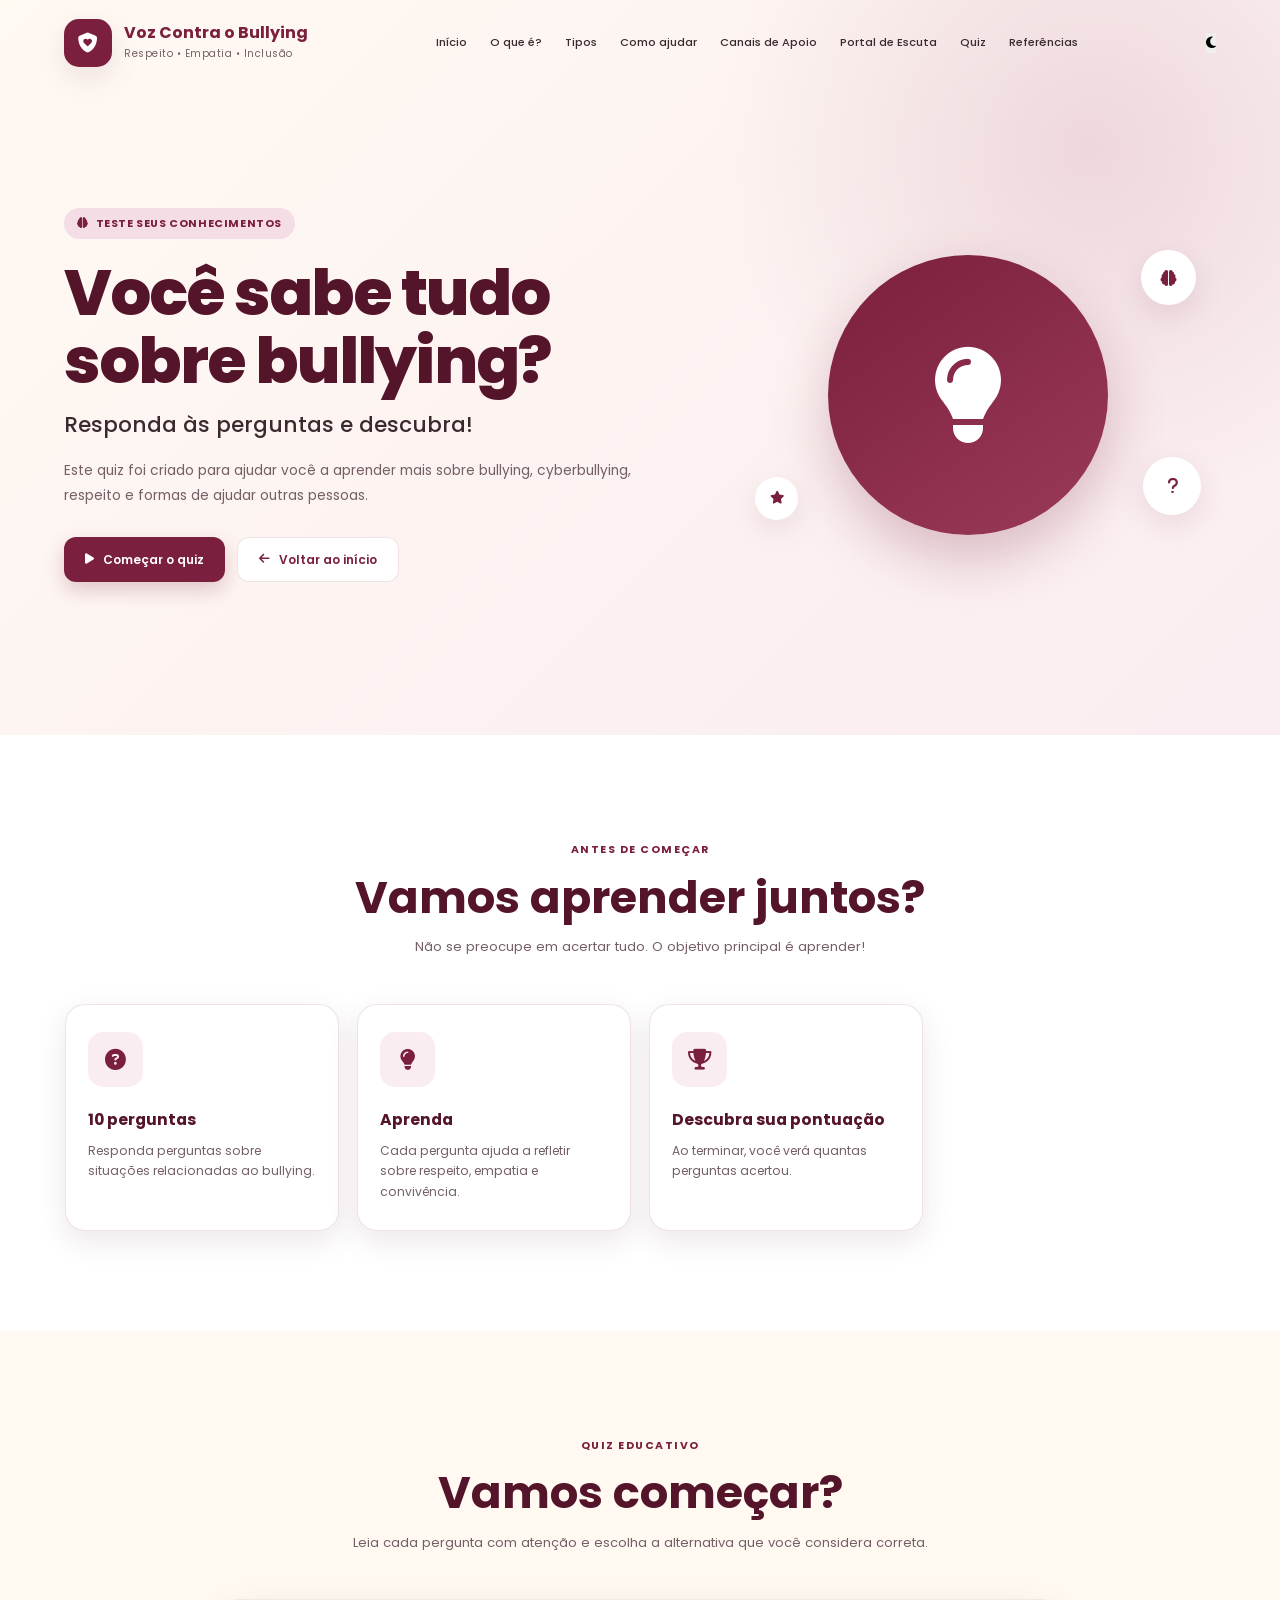
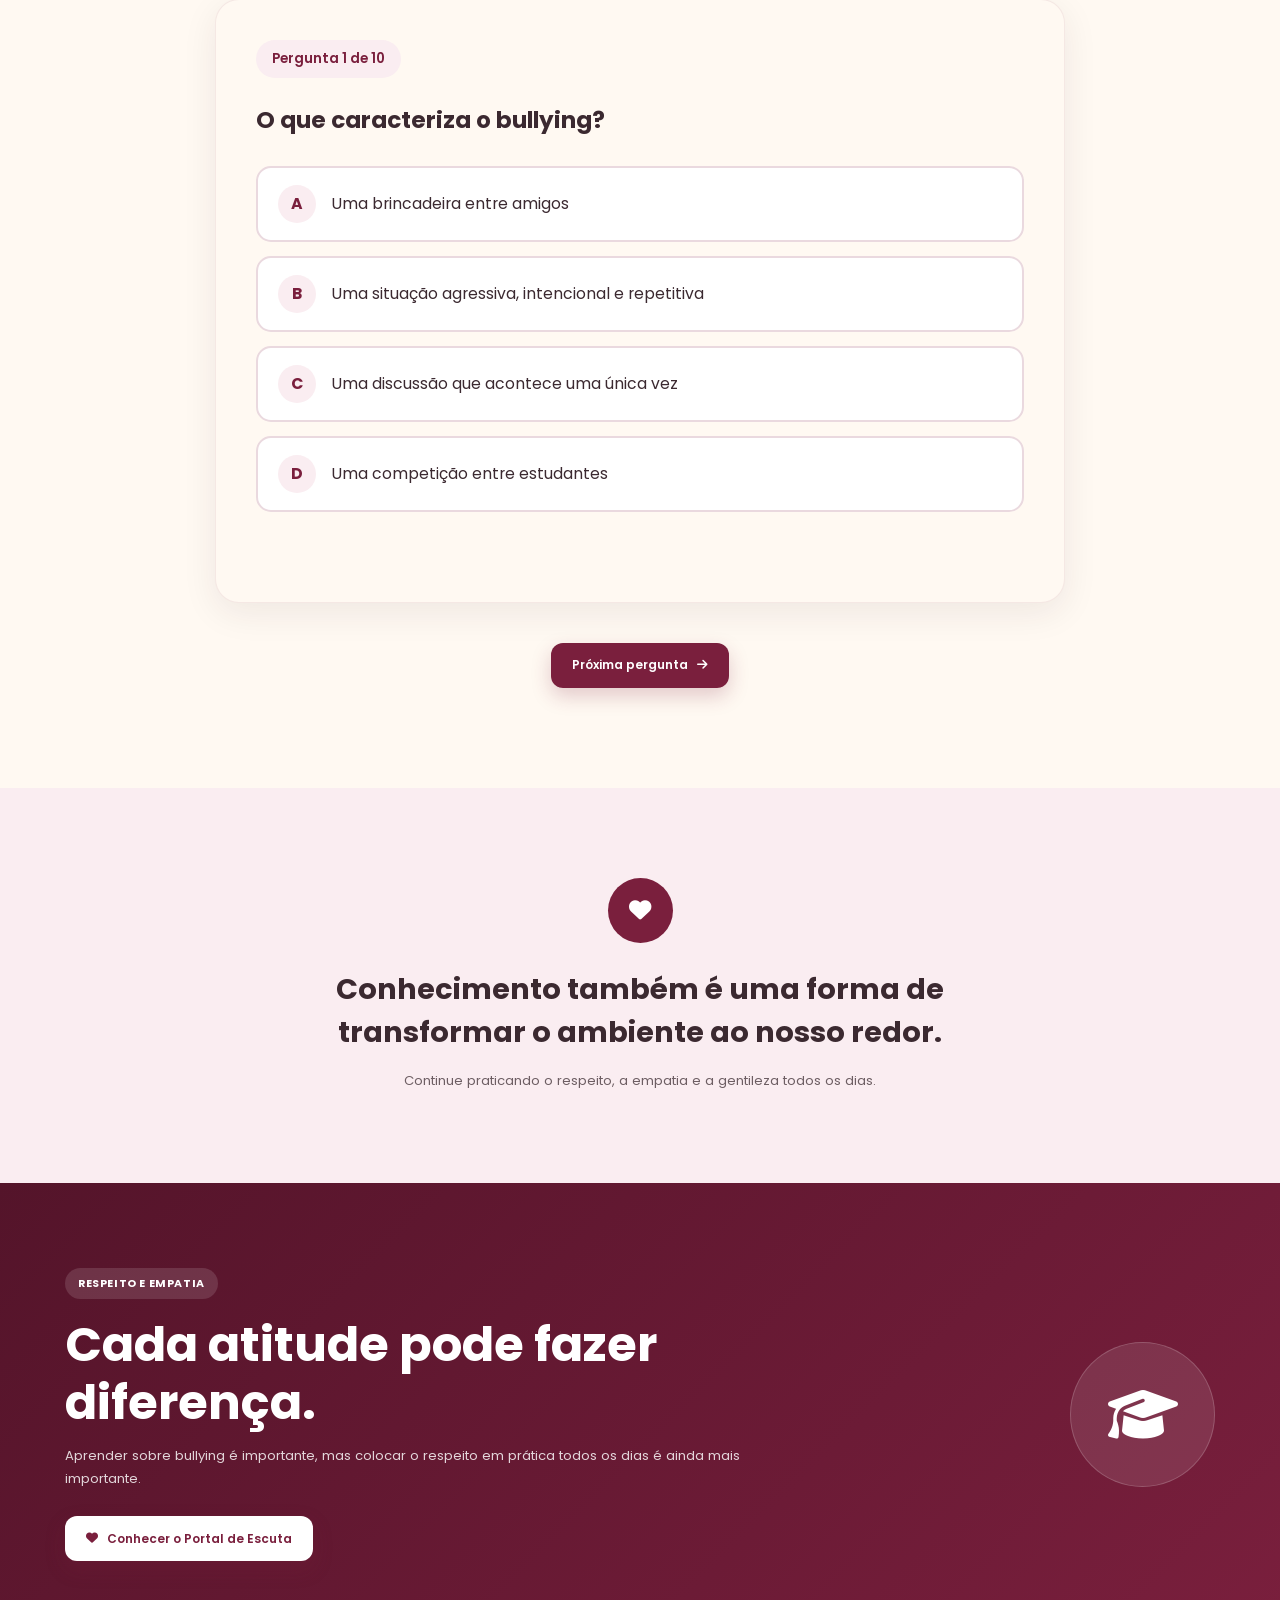
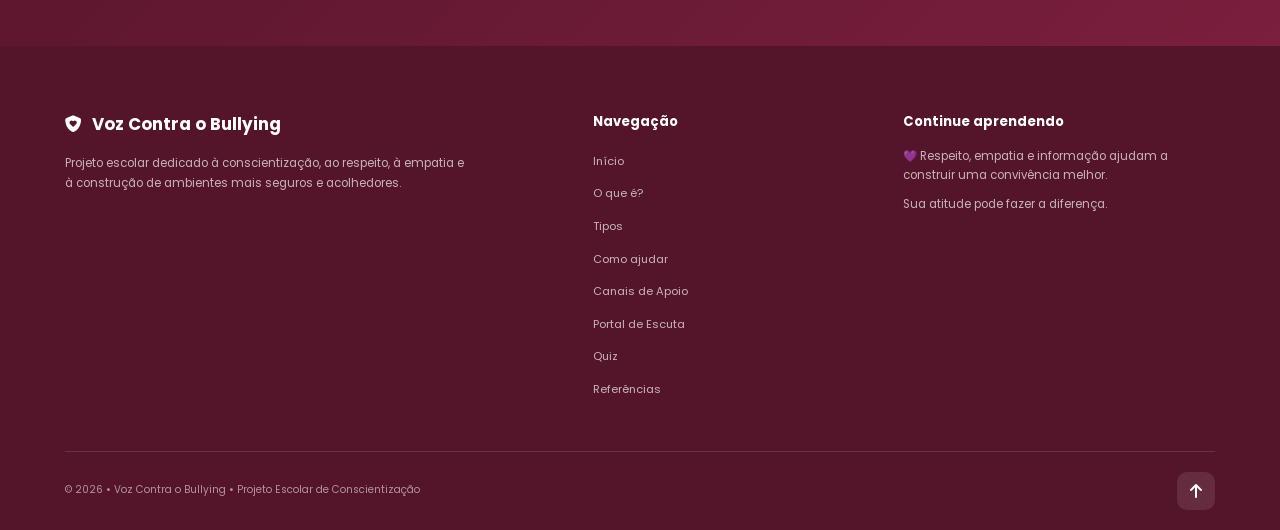
<file: quiz.html>
<!DOCTYPE html>
<html lang="pt-BR">

<head>

    <meta charset="UTF-8">

    <meta
        name="viewport"
        content="width=device-width, initial-scale=1.0"
    >

    <title>Quiz | Voz Contra o Bullying</title>

    <meta
        name="description"
        content="Quiz educativo sobre bullying, respeito, empatia e convivência."
    >

    <!-- CSS -->
    <link
        rel="stylesheet"
        href="style.css"
    >

    <!-- Font Awesome -->
    <link
        rel="stylesheet"
        href="https://cdnjs.cloudflare.com/ajax/libs/font-awesome/6.6.0/css/all.min.css"
    >

    <!-- Google Fonts -->
    <link
        href="https://fonts.googleapis.com/css2?family=Poppins:wght@300;400;500;600;700;800&display=swap"
        rel="stylesheet"
    >

</head>


<body>


<!-- =====================================================
     CABEÇALHO
     ===================================================== -->

<header class="hero-header">


    <nav class="navbar">


        <!-- LOGO -->

        <a
            href="index.html"
            class="logo"
        >

            <i class="fa-solid fa-shield-heart"></i>

            <div>

                <h2>
                    Voz Contra o Bullying
                </h2>

                <p>
                    Respeito • Empatia • Inclusão
                </p>

            </div>

        </a>


        <!-- MENU -->

        <ul class="menu">

            <li>
                <a href="index.html">
                    Início
                </a>
            </li>

            <li>
                <a href="index.html#sobre">
                    O que é?
                </a>
            </li>

            <li>
                <a href="index.html#tipos">
                    Tipos
                </a>
            </li>

            <li>
                <a href="index.html#ajuda">
                    Como ajudar
                </a>
            </li>

            <li>
                <a href="index.html#apoio">
                    Canais de Apoio
                </a>
            </li>

            <li>
                <a href="escuta.html">
                    Portal de Escuta
                </a>
            </li>

            <li>
                <a href="quiz.html">
                    Quiz
                </a>
            </li>

            <li>
                <a href="referencias.html">
                    Referências
                </a>
            </li>

        </ul>


        <!-- MODO ESCURO -->

        <button
            id="darkModeBtn"
            aria-label="Ativar modo escuro"
        >

            <i class="fa-solid fa-moon"></i>

        </button>


    </nav>


    <!-- =================================================
         HERO DO QUIZ
         ================================================= -->

    <section class="hero">


        <div class="hero-content">


            <div class="hero-text">


                <span class="tag">

                    <i class="fa-solid fa-brain"></i>

                    Teste seus conhecimentos

                </span>


                <h1>
                    Você sabe tudo sobre bullying?
                </h1>


                <h2>
                    Responda às perguntas e descubra!
                </h2>


                <p>

                    Este quiz foi criado para ajudar você
                    a aprender mais sobre bullying,
                    cyberbullying, respeito e formas de
                    ajudar outras pessoas.

                </p>


                <div class="hero-buttons">

                    <a
                        href="#quiz"
                        class="btn-principal"
                    >

                        <i class="fa-solid fa-play"></i>

                        Começar o quiz

                    </a>


                    <a
                        href="index.html"
                        class="btn-secundario"
                    >

                        <i class="fa-solid fa-arrow-left"></i>

                        Voltar ao início

                    </a>

                </div>


            </div>


            <!-- ILUSTRAÇÃO -->

            <div class="hero-decoration">


                <div class="hero-circle">

                    <i class="fa-solid fa-lightbulb"></i>

                </div>


                <div class="floating-heart heart-one">

                    <i class="fa-solid fa-brain"></i>

                </div>


                <div class="floating-heart heart-two">

                    <i class="fa-solid fa-star"></i>

                </div>


                <div class="floating-message">

                    <i class="fa-solid fa-question"></i>

                </div>


            </div>


        </div>


    </section>


</header>


<main>


<!-- =====================================================
     INTRODUÇÃO
     ===================================================== -->

<section class="impacto">


    <div class="container">


        <div class="titulo-secao">

            <span>
                ANTES DE COMEÇAR
            </span>

            <h2>
                Vamos aprender juntos?
            </h2>

            <p>
                Não se preocupe em acertar tudo.
                O objetivo principal é aprender!
            </p>

        </div>


        <div class="impacto-grid">


            <div class="card">

                <div class="card-icon">

                    <i class="fa-solid fa-circle-question"></i>

                </div>

                <h3>
                    10 perguntas
                </h3>

                <p>
                    Responda perguntas sobre situações
                    relacionadas ao bullying.
                </p>

            </div>


            <div class="card">

                <div class="card-icon">

                    <i class="fa-solid fa-lightbulb"></i>

                </div>

                <h3>
                    Aprenda
                </h3>

                <p>
                    Cada pergunta ajuda a refletir sobre
                    respeito, empatia e convivência.
                </p>

            </div>


            <div class="card">

                <div class="card-icon">

                    <i class="fa-solid fa-trophy"></i>

                </div>

                <h3>
                    Descubra sua pontuação
                </h3>

                <p>
                    Ao terminar, você verá quantas
                    perguntas acertou.
                </p>

            </div>


        </div>


    </div>

</section>


<!-- =====================================================
     QUIZ
     ===================================================== -->

<section
    id="quiz"
    class="sobre"
>


    <div class="container">


        <div class="titulo-secao">

            <span>
                QUIZ EDUCATIVO
            </span>

            <h2>
                Vamos começar?
            </h2>

            <p>
                Leia cada pergunta com atenção e
                escolha a alternativa que você considera
                correta.
            </p>

        </div>


        <!-- ÁREA ONDE AS PERGUNTAS SERÃO INSERIDAS -->

        <div
            id="quizContainer"
            class="quiz-container"
        >

            <!-- O JavaScript colocará as perguntas aqui -->

        </div>


        <!-- BOTÃO PRÓXIMA -->

        <div class="quiz-controle">

            <button
                id="proximaPergunta"
                class="btn-principal"
            >

                Próxima pergunta

                <i class="fa-solid fa-arrow-right"></i>

            </button>

        </div>


        <!-- RESULTADO -->

        <div
            id="resultadoQuiz"
            class="resultado-quiz"
        >

            <!-- O resultado aparecerá aqui -->

        </div>


    </div>

</section>


<!-- =====================================================
     MENSAGEM FINAL
     ===================================================== -->

<section class="frase">


    <div class="container">


        <div class="frase-icon">

            <i class="fa-solid fa-heart"></i>

        </div>


        <h2>
            Conhecimento também é uma forma de
            transformar o ambiente ao nosso redor.
        </h2>


        <p>
            Continue praticando o respeito,
            a empatia e a gentileza todos os dias.
        </p>


    </div>


</section>
<!-- =====================================================
     ENCERRAMENTO DO QUIZ
     ===================================================== -->

<section class="cta">

    <div class="container">

        <div class="cta-content">

            <span class="tag">
                RESPEITO E EMPATIA
            </span>

            <h2>
                Cada atitude pode fazer diferença.
            </h2>

            <p>
                Aprender sobre bullying é importante,
                mas colocar o respeito em prática todos
                os dias é ainda mais importante.
            </p>

            <a
                href="escuta.html"
                class="btn-principal"
            >

                <i class="fa-solid fa-heart"></i>

                Conhecer o Portal de Escuta

            </a>

        </div>


        <div class="cta-icon">

            <i class="fa-solid fa-graduation-cap"></i>

        </div>

    </div>

</section>


</main>


<!-- =====================================================
     RODAPÉ
     ===================================================== -->

<footer>


    <div class="footer-container">


        <!-- IDENTIDADE -->

        <div class="footer-logo">

            <h2>

                <i class="fa-solid fa-shield-heart"></i>

                Voz Contra o Bullying

            </h2>

            <p>

                Projeto escolar dedicado à conscientização,
                ao respeito, à empatia e à construção de
                ambientes mais seguros e acolhedores.

            </p>

        </div>


        <!-- NAVEGAÇÃO -->

        <div class="footer-links">

            <h3>
                Navegação
            </h3>

            <ul>

                <li>
                    <a href="index.html">
                        Início
                    </a>
                </li>

                <li>
                    <a href="index.html#sobre">
                        O que é?
                    </a>
                </li>

                <li>
                    <a href="index.html#tipos">
                        Tipos
                    </a>
                </li>

                <li>
                    <a href="index.html#ajuda">
                        Como ajudar
                    </a>
                </li>

                <li>
                    <a href="index.html#apoio">
                        Canais de Apoio
                    </a>
                </li>

                <li>
                    <a href="escuta.html">
                        Portal de Escuta
                    </a>
                </li>

                <li>
                    <a href="quiz.html">
                        Quiz
                    </a>
                </li>

                <li>
                    <a href="referencias.html">
                        Referências
                    </a>
                </li>

            </ul>

        </div>


        <!-- MENSAGEM -->

        <div class="footer-contato">

            <h3>
                Continue aprendendo
            </h3>

            <p>
                💜 Respeito, empatia e informação
                ajudam a construir uma convivência
                melhor.
            </p>

            <p>
                Sua atitude pode fazer a diferença.
            </p>

        </div>


    </div>


    <!-- COPYRIGHT -->

    <div class="footer-bottom">

        <p>
            © 2026 • Voz Contra o Bullying •
            Projeto Escolar de Conscientização
        </p>


        <a
            href="#"
            class="back-to-top"
            aria-label="Voltar ao topo"
        >

            <i class="fa-solid fa-arrow-up"></i>

        </a>

    </div>


</footer>


<!-- =====================================================
     BOTÃO VOLTAR AO TOPO
     ===================================================== -->

<button
    id="topoBtn"
    aria-label="Voltar ao topo"
>

    <i class="fa-solid fa-arrow-up"></i>

</button>


<!-- =====================================================
     JAVASCRIPT DO QUIZ
     ===================================================== -->

<script src="quiz.js"></script>


</body>

</html>
</file>
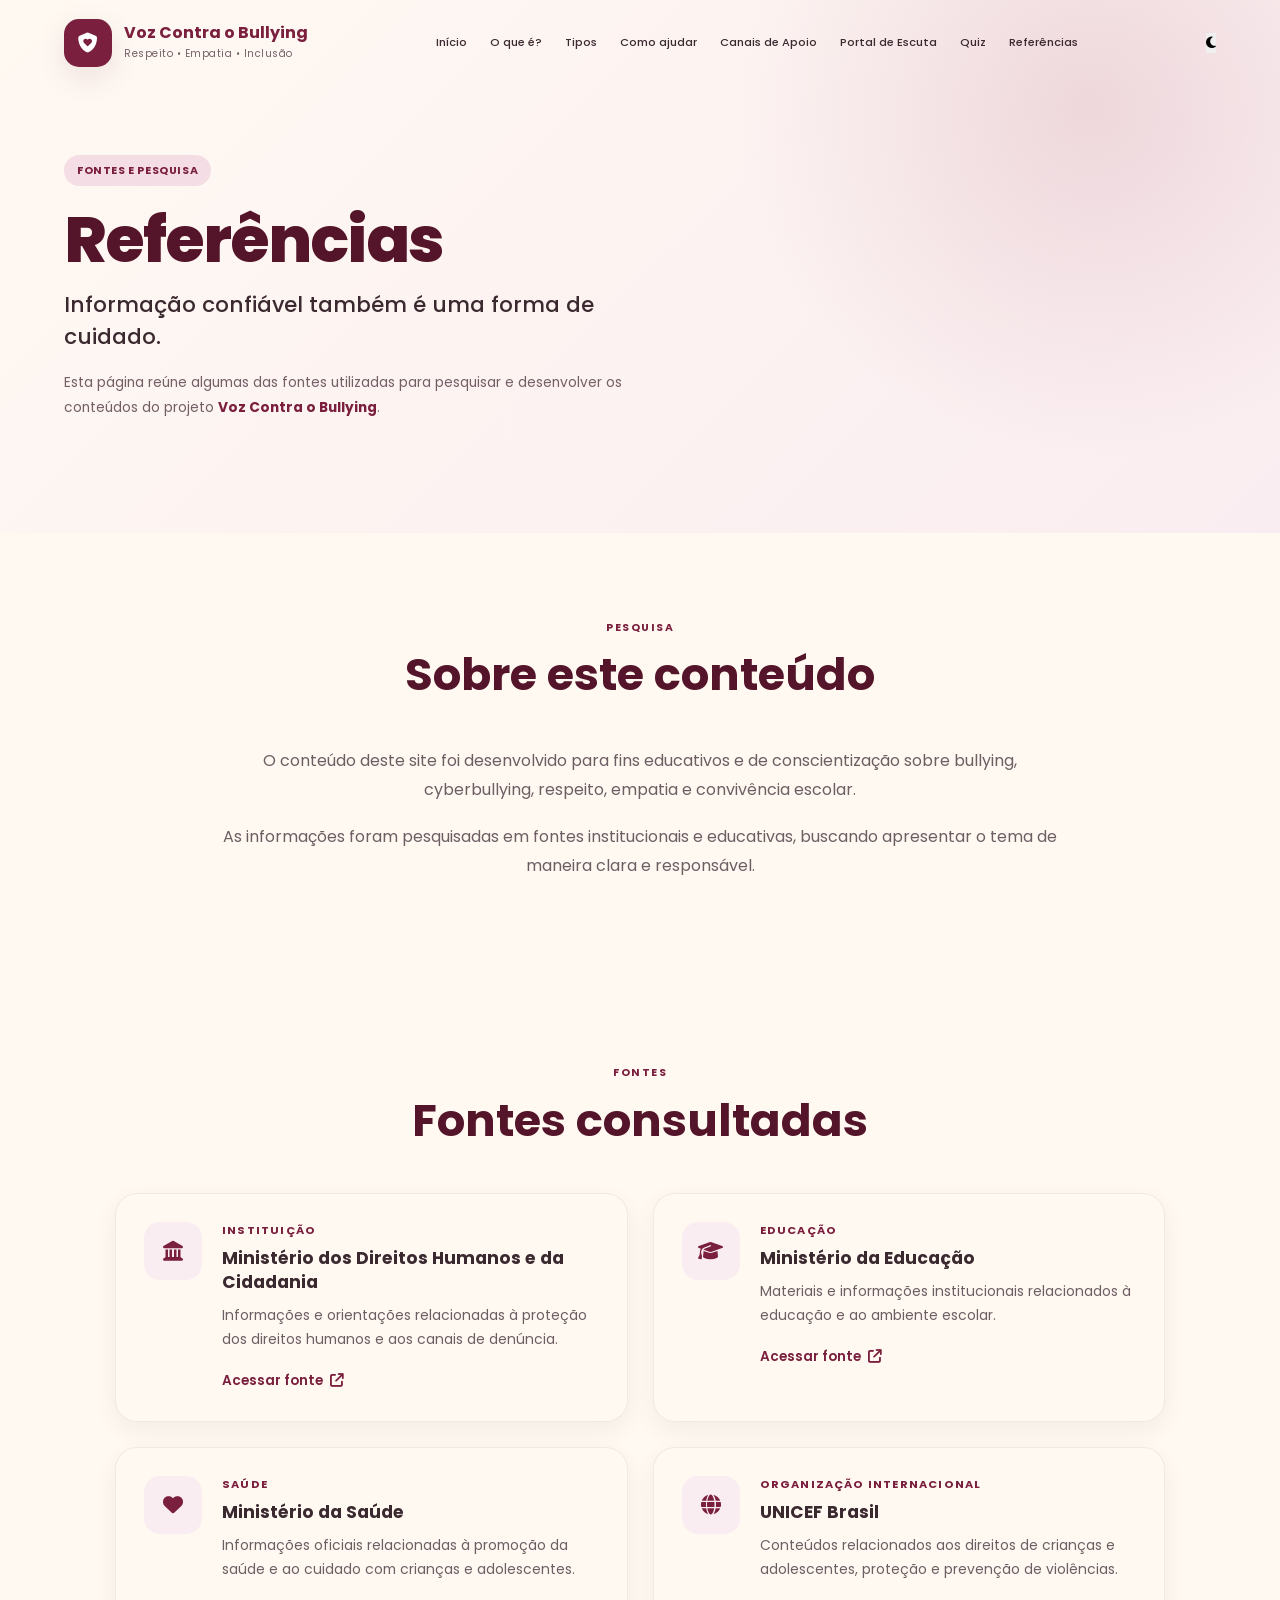
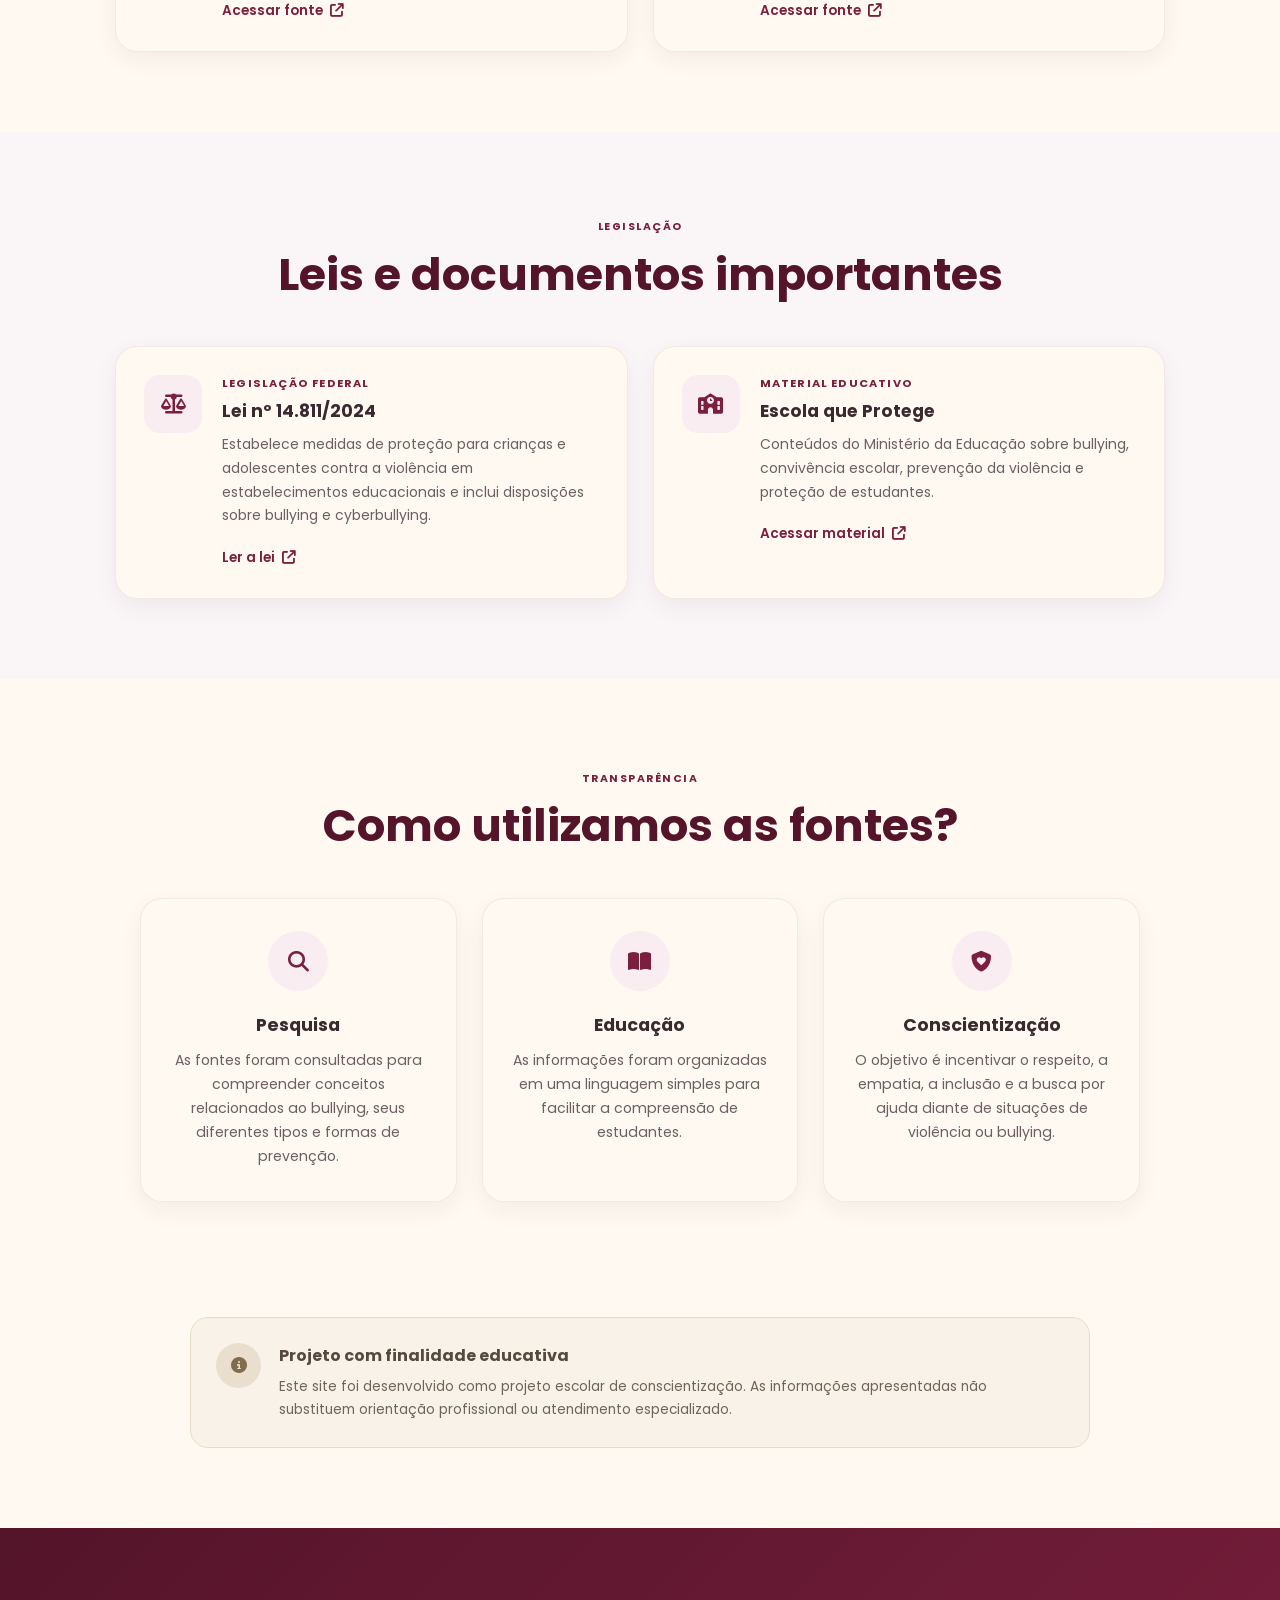
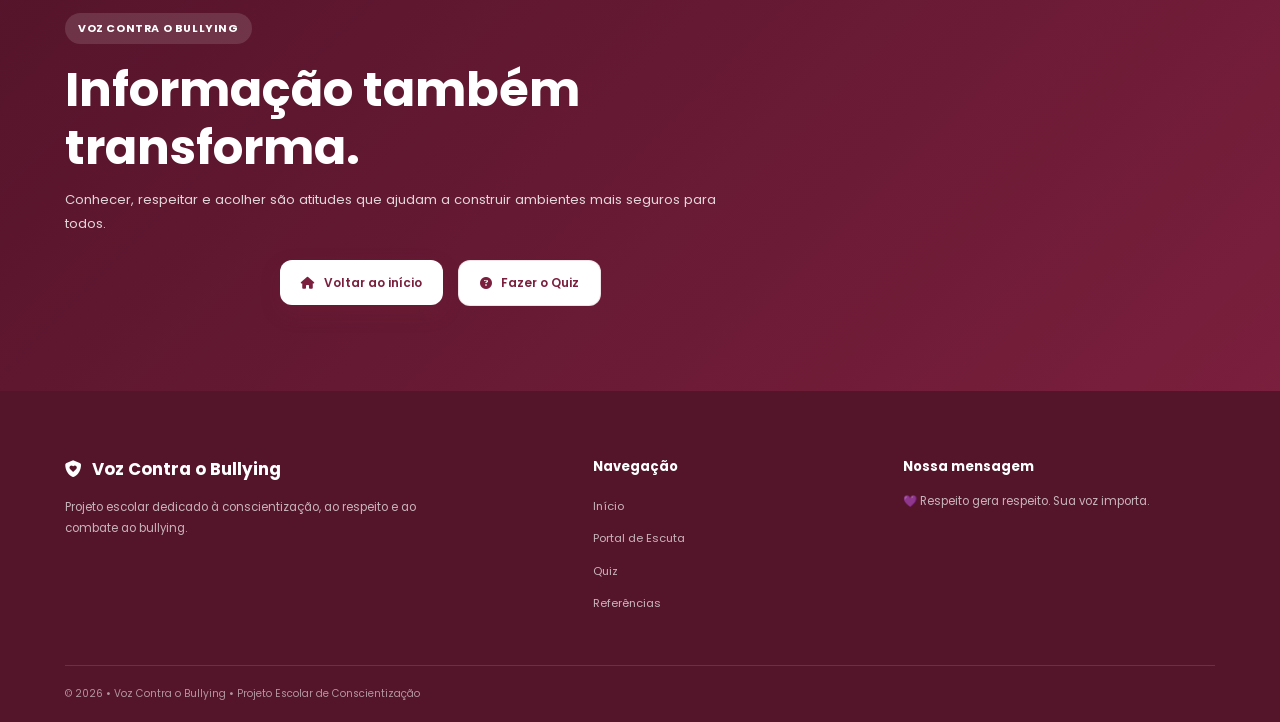
<file: referencias.html>
<!DOCTYPE html>
<html lang="pt-BR">

<head>

    <meta charset="UTF-8">

    <meta
        name="viewport"
        content="width=device-width, initial-scale=1.0"
    >

    <title>Referências | Voz Contra o Bullying</title>

    <meta
        name="description"
        content="Referências utilizadas no projeto Voz Contra o Bullying."
    >

    <link
        rel="stylesheet"
        href="style.css"
    >

    <link
        rel="stylesheet"
        href="https://cdnjs.cloudflare.com/ajax/libs/font-awesome/6.6.0/css/all.min.css"
    >

    <link
        href="https://fonts.googleapis.com/css2?family=Poppins:wght@300;400;500;600;700;800&display=swap"
        rel="stylesheet"
    >

</head>


<body>


<!-- =====================================================
     CABEÇALHO
     ===================================================== -->

<header class="hero-header">


    <nav class="navbar">


        <div class="logo">

            <i class="fa-solid fa-shield-heart"></i>

            <div>

                <h2>
                    Voz Contra o Bullying
                </h2>

                <p>
                    Respeito • Empatia • Inclusão
                </p>

            </div>

        </div>


        <ul class="menu">

            <li>
                <a href="index.html">
                    Início
                </a>
            </li>

            <li>
                <a href="index.html#sobre">
                    O que é?
                </a>
            </li>

            <li>
                <a href="index.html#tipos">
                    Tipos
                </a>
            </li>

            <li>
                <a href="index.html#ajuda">
                    Como ajudar
                </a>
            </li>

            <li>
                <a href="index.html#apoio">
                    Canais de Apoio
                </a>
            </li>

            <li>
                <a href="escuta.html">
                    Portal de Escuta
                </a>
            </li>

            <li>
                <a href="quiz.html">
                    Quiz
                </a>
            </li>

            <li>
                <a
                    href="referencias.html"
                    class="ativo"
                >
                    Referências
                </a>
            </li>

        </ul>


        <button
            id="darkModeBtn"
            aria-label="Ativar modo escuro"
        >

            <i class="fa-solid fa-moon"></i>

        </button>


    </nav>


    <!-- =================================================
         HERO DA PÁGINA
         ================================================= -->

    <section class="hero pagina-interna">

        <div class="hero-content">

            <div class="hero-text">

                <span class="tag">
                    FONTES E PESQUISA
                </span>

                <h1>
                    Referências
                </h1>

                <h2>
                    Informação confiável também é uma forma de cuidado.
                </h2>

                <p>
                    Esta página reúne algumas das fontes utilizadas
                    para pesquisar e desenvolver os conteúdos do
                    projeto <strong>Voz Contra o Bullying</strong>.
                </p>

            </div>

        </div>

    </section>


</header>


<main>


<!-- =====================================================
     INTRODUÇÃO
     ===================================================== -->

<section class="referencias-intro">

    <div class="container">

        <div class="titulo-secao">

            <span>
                PESQUISA
            </span>

            <h2>
                Sobre este conteúdo
            </h2>

        </div>


        <div class="texto-referencias">

            <p>
                O conteúdo deste site foi desenvolvido para fins
                educativos e de conscientização sobre bullying,
                cyberbullying, respeito, empatia e convivência
                escolar.
            </p>

            <p>
                As informações foram pesquisadas em fontes
                institucionais e educativas, buscando apresentar
                o tema de maneira clara e responsável.
            </p>

        </div>

    </div>

</section>


<!-- =====================================================
     REFERÊNCIAS
     ===================================================== -->

<section class="lista-referencias">

    <div class="container">

        <div class="titulo-secao">

            <span>
                FONTES
            </span>

            <h2>
                Fontes consultadas
            </h2>

        </div>


        <div class="referencias-grid">


            <!-- REFERÊNCIA 1 -->

            <article class="referencia-card">

                <div class="referencia-icone">

                    <i class="fa-solid fa-landmark"></i>

                </div>

                <div>

                    <span class="referencia-tipo">
                        INSTITUIÇÃO
                    </span>

                    <h3>
                        Ministério dos Direitos Humanos e da Cidadania
                    </h3>

                    <p>
                        Informações e orientações relacionadas
                        à proteção dos direitos humanos e aos
                        canais de denúncia.
                    </p>

                    <a
                        href="https://www.gov.br/mdh/pt-br"
                        target="_blank"
                        rel="noopener noreferrer"
                    >
                        Acessar fonte
                        <i class="fa-solid fa-arrow-up-right-from-square"></i>
                    </a>

                </div>

            </article>


            <!-- REFERÊNCIA 2 -->

            <article class="referencia-card">

                <div class="referencia-icone">

                    <i class="fa-solid fa-graduation-cap"></i>

                </div>

                <div>

                    <span class="referencia-tipo">
                        EDUCAÇÃO
                    </span>

                    <h3>
                        Ministério da Educação
                    </h3>

                    <p>
                        Materiais e informações institucionais
                        relacionados à educação e ao ambiente
                        escolar.
                    </p>

                    <a
                        href="https://www.gov.br/mec/pt-br"
                        target="_blank"
                        rel="noopener noreferrer"
                    >
                        Acessar fonte
                        <i class="fa-solid fa-arrow-up-right-from-square"></i>
                    </a>

                </div>

            </article>


            <!-- REFERÊNCIA 3 -->

            <article class="referencia-card">

                <div class="referencia-icone">

                    <i class="fa-solid fa-heart"></i>

                </div>

                <div>

                    <span class="referencia-tipo">
                        SAÚDE
                    </span>

                    <h3>
                        Ministério da Saúde
                    </h3>

                    <p>
                        Informações oficiais relacionadas à
                        promoção da saúde e ao cuidado com
                        crianças e adolescentes.
                    </p>

                    <a
                        href="https://www.gov.br/saude/pt-br"
                        target="_blank"
                        rel="noopener noreferrer"
                    >
                        Acessar fonte
                        <i class="fa-solid fa-arrow-up-right-from-square"></i>
                    </a>

                </div>

            </article>


            <!-- REFERÊNCIA 4 -->

            <article class="referencia-card">

                <div class="referencia-icone">

                    <i class="fa-solid fa-globe"></i>

                </div>

                <div>

                    <span class="referencia-tipo">
                        ORGANIZAÇÃO INTERNACIONAL
                    </span>

                    <h3>
                        UNICEF Brasil
                    </h3>

                    <p>
                        Conteúdos relacionados aos direitos de
                        crianças e adolescentes, proteção e
                        prevenção de violências.
                    </p>

                    <a
                        href="https://www.unicef.org/brazil/"
                        target="_blank"
                        rel="noopener noreferrer"
                    >
                        Acessar fonte
                        <i class="fa-solid fa-arrow-up-right-from-square"></i>
                    </a>

                </div>

            </article>


        </div>

    </div>

</section>
<!-- =====================================================
     LEGISLAÇÃO E CONTEÚDOS EDUCATIVOS
     ===================================================== --><section class="referencias-legislacao"><div class="container">

    <div class="titulo-secao">

        <span>
            LEGISLAÇÃO
        </span>

        <h2>
            Leis e documentos importantes
        </h2>

    </div>


    <div class="referencias-grid">


        <!-- LEI 14.811 -->

        <article class="referencia-card">

            <div class="referencia-icone">

                <i class="fa-solid fa-scale-balanced"></i>

            </div>

            <div>

                <span class="referencia-tipo">
                    LEGISLAÇÃO FEDERAL
                </span>

                <h3>
                    Lei nº 14.811/2024
                </h3>

                <p>
                    Estabelece medidas de proteção para crianças
                    e adolescentes contra a violência em
                    estabelecimentos educacionais e inclui
                    disposições sobre bullying e cyberbullying.
                </p>

                <a
                    href="https://www.planalto.gov.br/ccivil_03/_ato2023-2026/2024/lei/l14811.htm"
                    target="_blank"
                    rel="noopener noreferrer"
                >
                    Ler a lei
                    <i class="fa-solid fa-arrow-up-right-from-square"></i>
                </a>

            </div>

        </article>


        <!-- MINISTÉRIO DA EDUCAÇÃO -->

        <article class="referencia-card">

            <div class="referencia-icone">

                <i class="fa-solid fa-school"></i>

            </div>

            <div>

                <span class="referencia-tipo">
                    MATERIAL EDUCATIVO
                </span>

                <h3>
                    Escola que Protege
                </h3>

                <p>
                    Conteúdos do Ministério da Educação sobre
                    bullying, convivência escolar, prevenção
                    da violência e proteção de estudantes.
                </p>

                <a
                    href="https://www.gov.br/mec/pt-br/escola-que-protege"
                    target="_blank"
                    rel="noopener noreferrer"
                >
                    Acessar material
                    <i class="fa-solid fa-arrow-up-right-from-square"></i>
                </a>

            </div>

        </article>


    </div>

</div>

</section><!-- =====================================================
     COMO AS FONTES FORAM UTILIZADAS
     ===================================================== --><section class="como-fontes"><div class="container">


    <div class="titulo-secao">

        <span>
            TRANSPARÊNCIA
        </span>

        <h2>
            Como utilizamos as fontes?
        </h2>

    </div>


    <div class="fontes-explicacao">


        <div class="fonte-explicacao-card">

            <i class="fa-solid fa-magnifying-glass"></i>

            <h3>
                Pesquisa
            </h3>

            <p>
                As fontes foram consultadas para compreender
                conceitos relacionados ao bullying, seus
                diferentes tipos e formas de prevenção.
            </p>

        </div>


        <div class="fonte-explicacao-card">

            <i class="fa-solid fa-book-open"></i>

            <h3>
                Educação
            </h3>

            <p>
                As informações foram organizadas em uma
                linguagem simples para facilitar a compreensão
                de estudantes.
            </p>

        </div>


        <div class="fonte-explicacao-card">

            <i class="fa-solid fa-shield-heart"></i>

            <h3>
                Conscientização
            </h3>

            <p>
                O objetivo é incentivar o respeito, a empatia,
                a inclusão e a busca por ajuda diante de
                situações de violência ou bullying.
            </p>

        </div>


    </div>

</div>

</section><!-- =====================================================
     AVISO
     ===================================================== --><section class="referencias-aviso"><div class="container">

    <div class="aviso-conteudo">

        <div class="aviso-icone">

            <i class="fa-solid fa-circle-info"></i>

        </div>


        <div>

            <h3>
                Projeto com finalidade educativa
            </h3>

            <p>
                Este site foi desenvolvido como projeto
                escolar de conscientização. As informações
                apresentadas não substituem orientação
                profissional ou atendimento especializado.
            </p>

        </div>

    </div>

</div>

</section><!-- =====================================================
     VOLTAR AO SITE
     ===================================================== --><section class="cta"><div class="container">

    <div class="cta-content">

        <span class="tag">
            VOZ CONTRA O BULLYING
        </span>

        <h2>
            Informação também transforma.
        </h2>

        <p>
            Conhecer, respeitar e acolher são atitudes
            que ajudam a construir ambientes mais seguros
            para todos.
        </p>


        <div class="cta-botoes">

            <a
                href="index.html"
                class="btn-principal"
            >

                <i class="fa-solid fa-house"></i>

                Voltar ao início

            </a>


            <a
                href="quiz.html"
                class="btn-secundario"
            >

                <i class="fa-solid fa-circle-question"></i>

                Fazer o Quiz

            </a>

        </div>

    </div>

</div>

</section></main><!-- =====================================================
     RODAPÉ
     ===================================================== --><footer><div class="footer-container">


    <div class="footer-logo">

        <h2>

            <i class="fa-solid fa-shield-heart"></i>

            Voz Contra o Bullying

        </h2>

        <p>
            Projeto escolar dedicado à conscientização,
            ao respeito e ao combate ao bullying.
        </p>

    </div>


    <div class="footer-links">

        <h3>
            Navegação
        </h3>

        <ul>

            <li>
                <a href="index.html">
                    Início
                </a>
            </li>

            <li>
                <a href="escuta.html">
                    Portal de Escuta
                </a>
            </li>

            <li>
                <a href="quiz.html">
                    Quiz
                </a>
            </li>

            <li>
                <a href="referencias.html">
                    Referências
                </a>
            </li>

        </ul>

    </div>


    <div class="footer-contato">

        <h3>
            Nossa mensagem
        </h3>

        <p>
            💜 Respeito gera respeito.
            Sua voz importa.
        </p>

    </div>

</div>


<div class="footer-bottom">

    <p>
        © 2026 • Voz Contra o Bullying •
        Projeto Escolar de Conscientização
    </p>

</div>

</footer><!-- =====================================================
     BOTÃO VOLTAR AO TOPO
     ===================================================== --><button
id="topoBtn"
aria-label="Voltar ao topo"

«»

<i class="fa-solid fa-arrow-up"></i>

</button><!-- =====================================================
     JAVASCRIPT
     ===================================================== --><script src="script.js"></script></body></html>
</file>
<file: style.css>
/* =========================================================
   VOZ CONTRA O BULLYING
   STYLE.CSS — PARTE 1
   ========================================================= */


/* =========================================================
   VARIÁVEIS
   ========================================================= */

:root {

    --bordo: #7A1F3D;
    --bordo-escuro: #54142A;
    --bordo-claro: #9A3A58;

    --creme: #FFF9F2;
    --creme-escuro: #F5E9DD;

    --rosa-suave: #F4DDE4;
    --rosa-claro: #FAEDF1;

    --branco: #FFFFFF;

    --texto: #3B2930;
    --texto-suave: #745F67;

    --borda: rgba(122, 31, 61, 0.12);

    --sombra:
        0 10px 30px rgba(84, 20, 42, 0.10);

    --sombra-forte:
        0 18px 45px rgba(84, 20, 42, 0.16);

    --transicao:
        all 0.3s ease;

    --raio:
        20px;

}


/* =========================================================
   MODO ESCURO
   ========================================================= */

body.dark-mode {

    --creme: #21181C;
    --creme-escuro: #2B2024;

    --rosa-suave: #3A252D;
    --rosa-claro: #302126;

    --branco: #2A2024;

    --texto: #F5E9ED;
    --texto-suave: #CDBBC1;

    --borda: rgba(255, 255, 255, 0.08);

    --sombra:
        0 10px 30px rgba(0, 0, 0, 0.25);

    --sombra-forte:
        0 18px 45px rgba(0, 0, 0, 0.35);

}


/* =========================================================
   RESET
   ========================================================= */

* {

    margin: 0;

    padding: 0;

    box-sizing: border-box;

}


html {

    scroll-behavior: smooth;

}


body {

    font-family: "Poppins", sans-serif;

    background: var(--creme);

    color: var(--texto);

    line-height: 1.6;

    overflow-x: hidden;

    transition: var(--transicao);

}


body.dark-mode {

    background: var(--creme);

}


a {

    color: inherit;

    text-decoration: none;

}


button {

    font-family: inherit;

    border: none;

    cursor: pointer;

}


ul {

    list-style: none;

}


img {

    max-width: 100%;

    display: block;

}


/* =========================================================
   CONTAINER
   ========================================================= */

.container {

    width: 90%;

    max-width: 1150px;

    margin: 0 auto;

}


/* =========================================================
   CABEÇALHO
   ========================================================= */

.hero-header {

    position: relative;

    background:

        radial-gradient(
            circle at 85% 20%,
            rgba(154, 58, 88, 0.14),
            transparent 30%
        ),

        linear-gradient(
            135deg,
            var(--creme),
            var(--rosa-claro)
        );

    overflow: hidden;

}


.navbar {

    width: 90%;

    max-width: 1200px;

    min-height: 85px;

    margin: 0 auto;

    display: flex;

    align-items: center;

    justify-content: space-between;

    gap: 25px;

    position: relative;

    z-index: 100;

}


/* =========================================================
   LOGO
   ========================================================= */

.logo {

    display: flex;

    align-items: center;

    gap: 12px;

    flex-shrink: 0;

}


.logo > i {

    width: 48px;

    height: 48px;

    display: flex;

    align-items: center;

    justify-content: center;

    border-radius: 15px;

    background: var(--bordo);

    color: var(--branco);

    font-size: 1.25rem;

    box-shadow: var(--sombra);

}


.logo h2 {

    color: var(--bordo);

    font-size: 1rem;

    font-weight: 700;

    line-height: 1.2;

}


.logo p {

    margin-top: 3px;

    color: var(--texto-suave);

    font-size: 0.62rem;

    letter-spacing: 0.5px;

}


/* =========================================================
   MENU
   ========================================================= */

.menu {

    display: flex;

    align-items: center;

    justify-content: center;

    gap: 5px;

}


.menu li a {

    display: block;

    padding: 8px 9px;

    color: var(--texto);

    font-size: 0.70rem;

    font-weight: 500;

    border-radius: 8px;

    transition: var(--transicao);

}


.menu li a:hover {

    color: var(--bordo);

    background: var(--rosa-suave);

}


/* =========================================================
   BOTÃO MODO ESCURO
   ========================================================= */

.dark-mode-btn {

    width: 40px;

    height: 40px;

    flex-shrink: 0;

    display: flex;

    align-items: center;

    justify-content: center;

    border-radius: 50%;

    background: var(--bordo);

    color: white;

    font-size: 0.9rem;

    transition: var(--transicao);

}


.dark-mode-btn:hover {

    transform: rotate(20deg) scale(1.05);

    background: var(--bordo-escuro);

}


/* =========================================================
   MENU MOBILE
   ========================================================= */

.menu-toggle {

    display: none;

    width: 42px;

    height: 42px;

    align-items: center;

    justify-content: center;

    border-radius: 12px;

    background: var(--bordo);

    color: white;

    font-size: 1.1rem;

}


/* =========================================================
   HERO
   ========================================================= */

.hero {

    min-height: 650px;

    width: 90%;

    max-width: 1200px;

    margin: 0 auto;

    display: flex;

    align-items: center;

}


.hero-content {

    width: 100%;

    display: grid;

    grid-template-columns: 1.1fr 0.9fr;

    align-items: center;

    gap: 50px;

    padding: 70px 0 100px;

}


/* =========================================================
   HERO TEXTO
   ========================================================= */

.hero-text {

    max-width: 650px;

}


.tag {

    display: inline-flex;

    align-items: center;

    gap: 7px;

    padding: 7px 13px;

    border-radius: 50px;

    background: var(--rosa-suave);

    color: var(--bordo);

    font-size: 0.68rem;

    font-weight: 700;

    text-transform: uppercase;

    letter-spacing: 0.6px;

}


.hero h1 {

    margin: 20px 0 15px;

    color: var(--bordo-escuro);

    font-size: clamp(2.7rem, 5vw, 4.6rem);

    font-weight: 800;

    line-height: 1.05;

    letter-spacing: -2px;

}


.dark-mode .hero h1 {

    color: #F8E9EE;

}


.hero h1 span {

    display: block;

    color: var(--bordo);

}


.hero h2 {

    max-width: 650px;

    margin-bottom: 18px;

    color: var(--texto);

    font-size: clamp(1rem, 2vw, 1.35rem);

    font-weight: 500;

    line-height: 1.5;

}


.hero-text > p {

    max-width: 620px;

    margin-bottom: 12px;

    color: var(--texto-suave);

    font-size: 0.86rem;

    line-height: 1.8;

}


.hero-text strong {

    color: var(--bordo);

}


/* =========================================================
   BOTÕES
   ========================================================= */

.hero-buttons {

    display: flex;

    align-items: center;

    flex-wrap: wrap;

    gap: 12px;

    margin-top: 28px;

}


.btn-principal,
.btn-secundario {

    display: inline-flex;

    align-items: center;

    justify-content: center;

    gap: 9px;

    min-height: 45px;

    padding: 12px 21px;

    border-radius: 12px;

    font-size: 0.75rem;

    font-weight: 600;

    transition: var(--transicao);

}


.btn-principal {

    background: var(--bordo);

    color: white;

    box-shadow:
        0 8px 20px rgba(122, 31, 61, 0.22);

}


.btn-principal:hover {

    background: var(--bordo-escuro);

    transform: translateY(-3px);

    box-shadow:
        0 12px 25px rgba(122, 31, 61, 0.28);

}


.btn-secundario {

    background: var(--branco);

    color: var(--bordo);

    border: 1px solid var(--borda);

}


.btn-secundario:hover {

    background: var(--rosa-suave);

    transform: translateY(-3px);

}


/* =========================================================
   DECORAÇÃO DO HERO
   ========================================================= */

.hero-decoration {

    min-height: 400px;

    display: flex;

    align-items: center;

    justify-content: center;

    position: relative;

}


.hero-circle {

    width: 280px;

    height: 280px;

    display: flex;

    align-items: center;

    justify-content: center;

    border-radius: 50%;

    background:

        linear-gradient(
            145deg,
            var(--bordo),
            var(--bordo-claro)
        );

    color: white;

    font-size: 6rem;

    box-shadow:

        0 25px 55px
        rgba(122, 31, 61, 0.25);

    animation:
        flutuar 4s ease-in-out infinite;

}


.floating-heart,
.floating-message {

    position: absolute;

    display: flex;

    align-items: center;

    justify-content: center;

    border-radius: 50%;

    background: var(--branco);

    color: var(--bordo);

    box-shadow: var(--sombra);

}


.heart-one {

    width: 55px;

    height: 55px;

    top: 55px;

    right: 20px;

    animation:
        flutuar 3s ease-in-out infinite;

}


.heart-two {

    width: 43px;

    height: 43px;

    bottom: 75px;

    left: 35px;

    font-size: 0.8rem;

    animation:
        flutuar 3.5s ease-in-out infinite;

}


.floating-message {

    width: 58px;

    height: 58px;

    right: 15px;

    bottom: 80px;

    font-size: 1.1rem;

    animation:
        flutuar 4.5s ease-in-out infinite;

}


/* =========================================================
   ANIMAÇÃO
   ========================================================= */

@keyframes flutuar {

    0%,
    100% {

        transform: translateY(0);

    }

    50% {

        transform: translateY(-12px);

    }

}


/* =========================================================
   TÍTULOS DAS SEÇÕES
   ========================================================= */

.titulo-secao {

    max-width: 750px;

    margin: 0 auto 45px;

    text-align: center;

}


.titulo-secao > span {

    color: var(--bordo);

    font-size: 0.67rem;

    font-weight: 700;

    letter-spacing: 1.5px;

}


.titulo-secao h2 {

    margin: 10px 0 12px;

    color: var(--bordo-escuro);

    font-size: clamp(1.8rem, 4vw, 2.8rem);

    line-height: 1.2;

}


.dark-mode .titulo-secao h2 {

    color: #F8E9EE;

}


.titulo-secao h2 span {

    color: var(--bordo);

}


.titulo-secao p {

    color: var(--texto-suave);

    font-size: 0.82rem;

    line-height: 1.7;

}


/* =========================================================
   SEÇÃO IMPACTO
   ========================================================= */

.impacto {

    padding: 100px 0;

    background: var(--branco);

}


.impacto-grid {

    display: grid;

    grid-template-columns:
        repeat(4, 1fr);

    gap: 18px;

}


/* =========================================================
   CARDS
   ========================================================= */

.card {

    padding: 27px 22px;

    background: var(--branco);

    border: 1px solid var(--borda);

    border-radius: var(--raio);

    box-shadow: var(--sombra);

    transition: var(--transicao);

}


.card:hover {

    transform: translateY(-7px);

    box-shadow: var(--sombra-forte);

}


.card-icon {

    width: 48px;

    height: 48px;

    display: flex;

    align-items: center;

    justify-content: center;

    margin-bottom: 18px;

    border-radius: 14px;

    background: var(--rosa-suave);

    color: var(--bordo);

    font-size: 1.15rem;

}


.card h3 {

    margin-bottom: 9px;

    color: var(--bordo-escuro);

    font-size: 0.98rem;

}


.dark-mode .card h3 {

    color: #F8E9EE;

}


.card p {

    color: var(--texto-suave);

    font-size: 0.76rem;

    line-height: 1.7;

}


/* =========================================================
   RESPONSIVIDADE — TABLET
   ========================================================= */

@media (max-width: 1050px) {

    .navbar {

        gap: 12px;

    }


    .menu {

        gap: 0;

    }


    .menu li a {

        padding: 7px 6px;

        font-size: 0.62rem;

    }


    .impacto-grid {

        grid-template-columns:
            repeat(2, 1fr);

    }

}
/* =========================================================
   STYLE.CSS — PARTE 2
   CONTEÚDO PRINCIPAL
   ========================================================= */


/* =========================================================
   SEÇÃO "O QUE É BULLYING?"
   ========================================================= */

.sobre {

    padding: 100px 0;

    background: var(--creme);

}


.sobre-grid {

    display: grid;

    grid-template-columns: 1fr 1fr;

    align-items: center;

    gap: 55px;

}


/* =========================================================
   TEXTO SOBRE
   ========================================================= */

.texto-sobre {

    color: var(--texto);

}


.texto-sobre > p {

    margin-bottom: 18px;

    color: var(--texto-suave);

    font-size: 0.86rem;

    line-height: 1.9;

}


.texto-sobre strong {

    color: var(--bordo);

}


/* =========================================================
   ALERTA
   ========================================================= */

.sobre-alerta {

    display: flex;

    align-items: flex-start;

    gap: 15px;

    margin-top: 25px;

    padding: 18px;

    background: var(--rosa-suave);

    border-left: 4px solid var(--bordo);

    border-radius: 12px;

}


.sobre-alerta > i {

    color: var(--bordo);

    font-size: 1.3rem;

    margin-top: 3px;

}


.sobre-alerta strong {

    display: block;

    margin-bottom: 3px;

    color: var(--bordo-escuro);

    font-size: 0.84rem;

}


.dark-mode .sobre-alerta strong {

    color: #F8E9EE;

}


.sobre-alerta p {

    color: var(--texto-suave);

    font-size: 0.72rem;

}


/* =========================================================
   CARDS SOBRE
   ========================================================= */

.sobre-cards {

    display: grid;

    grid-template-columns:
        repeat(2, 1fr);

    gap: 15px;

}


.sobre-cards .card:last-child {

    grid-column: span 2;

}


/* =========================================================
   TIPOS DE BULLYING
   ========================================================= */

.tipos {

    padding: 100px 0;

    background: var(--branco);

}


.tipos-grid {

    display: grid;

    grid-template-columns:
        repeat(2, 1fr);

    gap: 20px;

}


.tipo-card {

    position: relative;

    overflow: hidden;

    padding: 30px;

}


.tipo-card::after {

    content: "";

    position: absolute;

    width: 100px;

    height: 100px;

    right: -35px;

    bottom: -40px;

    border-radius: 50%;

    background: var(--rosa-claro);

    opacity: 0.7;

    transition: var(--transicao);

}


.tipo-card:hover::after {

    transform: scale(1.5);

}


.tipo-numero {

    position: absolute;

    top: 20px;

    right: 22px;

    color: var(--bordo);

    font-size: 0.68rem;

    font-weight: 700;

    opacity: 0.65;

}


.tipo-card .card-icon {

    position: relative;

    z-index: 2;

}


.tipo-card h3 {

    position: relative;

    z-index: 2;

    margin-bottom: 10px;

    font-size: 1rem;

}


.tipo-card p {

    position: relative;

    z-index: 2;

    margin-bottom: 18px;

}


.tipo-exemplo {

    position: relative;

    z-index: 2;

    display: inline-flex;

    align-items: center;

    gap: 7px;

    color: var(--bordo);

    font-size: 0.68rem;

    font-weight: 600;

}


.tipo-exemplo i {

    font-size: 0.72rem;

}


/* =========================================================
   SINAIS
   ========================================================= */

.sinais {

    padding: 100px 0;

    background: var(--creme-escuro);

}


.sinais-grid {

    display: grid;

    grid-template-columns:
        repeat(2, 1fr);

    gap: 18px;

}


.sinal {

    display: flex;

    align-items: flex-start;

    gap: 18px;

    padding: 24px;

    background: var(--branco);

    border: 1px solid var(--borda);

    border-radius: 17px;

    box-shadow: var(--sombra);

    transition: var(--transicao);

}


.sinal:hover {

    transform: translateY(-5px);

    box-shadow: var(--sombra-forte);

}


.sinal > i {

    width: 48px;

    height: 48px;

    flex-shrink: 0;

    display: flex;

    align-items: center;

    justify-content: center;

    border-radius: 13px;

    background: var(--rosa-suave);

    color: var(--bordo);

    font-size: 1.05rem;

}


.sinal h3 {

    margin-bottom: 5px;

    color: var(--bordo-escuro);

    font-size: 0.9rem;

}


.dark-mode .sinal h3 {

    color: #F8E9EE;

}


.sinal p {

    color: var(--texto-suave);

    font-size: 0.74rem;

    line-height: 1.7;

}


/* =========================================================
   REFLEXÃO
   ========================================================= */

.reflexao {

    padding: 75px 0;

    background:

        linear-gradient(
            135deg,
            var(--bordo-escuro),
            var(--bordo)
        );

    color: white;

    overflow: hidden;

}


.reflexao .container {

    display: flex;

    align-items: center;

    justify-content: space-between;

    gap: 50px;

}


.reflexao-content {

    max-width: 750px;

}


.reflexao .tag {

    background: rgba(255,255,255,0.13);

    color: white;

}


.reflexao h2 {

    margin: 18px 0;

    font-size: clamp(1.5rem, 3vw, 2.5rem);

    line-height: 1.3;

}


.reflexao p {

    color: rgba(255,255,255,0.8);

    font-size: 0.82rem;

    line-height: 1.8;

}


.reflexao-icon {

    width: 135px;

    height: 135px;

    flex-shrink: 0;

    display: flex;

    align-items: center;

    justify-content: center;

    border: 1px solid rgba(255,255,255,0.2);

    border-radius: 50%;

    background: rgba(255,255,255,0.08);

    font-size: 3rem;

    animation:
        pulsar 2.5s ease-in-out infinite;

}


@keyframes pulsar {

    0%,
    100% {

        transform: scale(1);

    }

    50% {

        transform: scale(1.07);

    }

}


/* =========================================================
   COMO AJUDAR
   ========================================================= */

.ajuda {

    padding: 100px 0;

    background: var(--creme);

}


.ajuda-grid {

    display: grid;

    grid-template-columns:
        repeat(4, 1fr);

    gap: 18px;

}


.ajuda-card {

    position: relative;

    padding: 30px 23px;

    background: var(--branco);

    border: 1px solid var(--borda);

    border-radius: var(--raio);

    box-shadow: var(--sombra);

    transition: var(--transicao);

    overflow: hidden;

}


.ajuda-card:hover {

    transform: translateY(-7px);

    box-shadow: var(--sombra-forte);

}


.ajuda-card::before {

    content: "";

    position: absolute;

    top: 0;

    left: 0;

    width: 100%;

    height: 4px;

    background: var(--bordo);

}


.ajuda-numero {

    position: absolute;

    top: 17px;

    right: 18px;

    color: var(--bordo);

    font-size: 0.68rem;

    font-weight: 700;

    opacity: 0.65;

}


.ajuda-card > i {

    width: 50px;

    height: 50px;

    display: flex;

    align-items: center;

    justify-content: center;

    margin-bottom: 18px;

    border-radius: 14px;

    background: var(--rosa-suave);

    color: var(--bordo);

    font-size: 1.15rem;

}


.ajuda-card h3 {

    margin-bottom: 8px;

    color: var(--bordo-escuro);

    font-size: 0.98rem;

}


.dark-mode .ajuda-card h3 {

    color: #F8E9EE;

}


.ajuda-card p {

    color: var(--texto-suave);

    font-size: 0.74rem;

    line-height: 1.7;

}


/* =========================================================
   ACOLHIMENTO
   ========================================================= */

.acolhimento {

    padding: 75px 0;

    background: var(--rosa-suave);

}


.acolhimento .container {

    display: flex;

    align-items: center;

    gap: 40px;

}


.acolhimento-icon {

    width: 105px;

    height: 105px;

    flex-shrink: 0;

    display: flex;

    align-items: center;

    justify-content: center;

    border-radius: 50%;

    background: var(--bordo);

    color: white;

    font-size: 2.5rem;

    box-shadow: var(--sombra);

}


.acolhimento-text {

    max-width: 780px;

}


.acolhimento-text > span {

    color: var(--bordo);

    font-size: 0.67rem;

    font-weight: 700;

    letter-spacing: 1.5px;

}


.acolhimento-text h2 {

    margin: 8px 0 12px;

    color: var(--bordo-escuro);

    font-size: clamp(1.5rem, 3vw, 2.3rem);

    line-height: 1.3;

}


.dark-mode .acolhimento-text h2 {

    color: #F8E9EE;

}


.acolhimento-text h2 strong {

    color: var(--bordo);

}


.acolhimento-text p {

    margin-bottom: 22px;

    color: var(--texto-suave);

    font-size: 0.8rem;

    line-height: 1.8;

}


/* =========================================================
   CANAIS DE APOIO
   ========================================================= */

.apoio {

    padding: 100px 0;

    background: var(--branco);

}


.apoio-grid {

    display: grid;

    grid-template-columns:
        repeat(4, 1fr);

    gap: 18px;

}


.apoio-card {

    padding: 28px 22px;

    text-align: center;

    background: var(--creme);

    border: 1px solid var(--borda);

    border-radius: var(--raio);

    transition: var(--transicao);

}


.apoio-card:hover {

    transform: translateY(-6px);

    box-shadow: var(--sombra);

}


.apoio-icon {

    width: 52px;

    height: 52px;

    margin: 0 auto 16px;

    display: flex;

    align-items: center;

    justify-content: center;

    border-radius: 15px;

    background: var(--rosa-suave);

    color: var(--bordo);

    font-size: 1.15rem;

}


.apoio-card h3 {

    margin-bottom: 8px;

    color: var(--bordo-escuro);

    font-size: 0.92rem;

}


.dark-mode .apoio-card h3 {

    color: #F8E9EE;

}


.apoio-card p {

    color: var(--texto-suave);

    font-size: 0.72rem;

    line-height: 1.7;

}


/* =========================================================
   AVISO DOS CANAIS
   ========================================================= */

.apoio-aviso {

    display: flex;

    align-items: flex-start;

    gap: 12px;

    margin-top: 30px;

    padding: 17px 20px;

    border-radius: 13px;

    background: var(--rosa-claro);

    color: var(--texto-suave);

}


.apoio-aviso > i {

    margin-top: 3px;

    color: var(--bordo);

}


.apoio-aviso p {

    font-size: 0.7rem;

    line-height: 1.7;

}


.apoio-aviso strong {

    color: var(--bordo);

}


/* =========================================================
   RESPONSIVIDADE — TABLET
   ========================================================= */

@media (max-width: 900px) {

    .sobre-grid {

        grid-template-columns: 1fr;

        gap: 35px;

    }


    .ajuda-grid {

        grid-template-columns:
            repeat(2, 1fr);

    }


    .apoio-grid {

        grid-template-columns:
            repeat(2, 1fr);

    }


    .hero-content {

        grid-template-columns: 1fr;

        text-align: center;

    }


    .hero-text {

        max-width: 750px;

        margin: 0 auto;

    }


    .hero-text > p {

        margin-left: auto;

        margin-right: auto;

    }


    .hero-buttons {

        justify-content: center;

    }


    .hero-decoration {

        min-height: 300px;

    }


    .hero-circle {

        width: 220px;

        height: 220px;

        font-size: 4.5rem;

    }

}
/* =========================================================
   STYLE.CSS — PARTE 3
   FINALIZAÇÃO + MOBILE
   ========================================================= */


/* =========================================================
   PORTAL DE ESCUTA / CTA
   ========================================================= */

.cta {

    padding: 85px 0;

    background:
        linear-gradient(
            135deg,
            var(--bordo-escuro),
            var(--bordo)
        );

    color: white;

    overflow: hidden;

}


.cta .container {

    display: flex;

    align-items: center;

    justify-content: space-between;

    gap: 50px;

}


.cta-content {

    max-width: 750px;

}


.cta .tag {

    background: rgba(255, 255, 255, 0.13);

    color: white;

}


.cta h2 {

    margin: 17px 0 12px;

    font-size: clamp(1.9rem, 4vw, 3rem);

    line-height: 1.2;

}


.cta p {

    max-width: 680px;

    margin-bottom: 25px;

    color: rgba(255, 255, 255, 0.82);

    font-size: 0.82rem;

    line-height: 1.8;

}


.cta .btn-principal {

    background: white;

    color: var(--bordo);

}


.cta .btn-principal:hover {

    background: var(--rosa-claro);

}


.cta-icon {

    width: 145px;

    height: 145px;

    flex-shrink: 0;

    display: flex;

    align-items: center;

    justify-content: center;

    border-radius: 50%;

    background: rgba(255, 255, 255, 0.10);

    border: 1px solid rgba(255, 255, 255, 0.18);

    font-size: 3.5rem;

    animation:
        flutuar 4s ease-in-out infinite;

}


/* =========================================================
   PRÉVIA DO QUIZ
   ========================================================= */

.quiz-preview {

    padding: 75px 0;

    background: var(--creme-escuro);

}


.quiz-preview .container {

    display: flex;

    align-items: center;

    gap: 30px;

    padding: 35px;

    background: var(--branco);

    border: 1px solid var(--borda);

    border-radius: 25px;

    box-shadow: var(--sombra);

}


.quiz-preview-icon {

    width: 80px;

    height: 80px;

    flex-shrink: 0;

    display: flex;

    align-items: center;

    justify-content: center;

    border-radius: 22px;

    background: var(--rosa-suave);

    color: var(--bordo);

    font-size: 2rem;

}


.quiz-preview span {

    color: var(--bordo);

    font-size: 0.66rem;

    font-weight: 700;

    letter-spacing: 1.4px;

}


.quiz-preview h2 {

    margin: 7px 0 8px;

    color: var(--bordo-escuro);

    font-size: clamp(1.35rem, 3vw, 2rem);

}


.dark-mode .quiz-preview h2 {

    color: #F8E9EE;

}


.quiz-preview p {

    margin-bottom: 20px;

    color: var(--texto-suave);

    font-size: 0.77rem;

    line-height: 1.7;

}


/* =========================================================
   FRASE FINAL
   ========================================================= */

.frase {

    padding: 100px 0;

    text-align: center;

    background: var(--creme);

}


.frase .container {

    max-width: 850px;

}


.frase-icon {

    width: 58px;

    height: 58px;

    margin: 0 auto 20px;

    display: flex;

    align-items: center;

    justify-content: center;

    border-radius: 50%;

    background: var(--rosa-suave);

    color: var(--bordo);

    font-size: 1.1rem;

}


.frase h2 {

    margin-bottom: 15px;

    color: var(--bordo-escuro);

    font-size: clamp(1.5rem, 3vw, 2.4rem);

    line-height: 1.4;

}


.dark-mode .frase h2 {

    color: #F8E9EE;

}


.frase p {

    color: var(--texto-suave);

    font-size: 0.82rem;

}


/* =========================================================
   FOOTER
   ========================================================= */

footer {

    background: var(--bordo-escuro);

    color: white;

}


.footer-container {

    width: 90%;

    max-width: 1150px;

    margin: 0 auto;

    padding: 65px 0 50px;

    display: grid;

    grid-template-columns:
        1.5fr 0.8fr 1fr;

    gap: 60px;

}


.footer-logo h2 {

    margin-bottom: 15px;

    font-size: 1.05rem;

}


.footer-logo h2 i {

    margin-right: 6px;

}


.footer-logo p {

    max-width: 400px;

    color: rgba(255, 255, 255, 0.68);

    font-size: 0.72rem;

    line-height: 1.8;

}


.footer-container h3 {

    margin-bottom: 15px;

    font-size: 0.82rem;

}


.footer-links ul {

    display: grid;

    gap: 7px;

}


.footer-links a {

    color: rgba(255, 255, 255, 0.68);

    font-size: 0.7rem;

    transition: var(--transicao);

}


.footer-links a:hover {

    color: white;

    padding-left: 4px;

}


.footer-contato p {

    margin-bottom: 9px;

    color: rgba(255, 255, 255, 0.68);

    font-size: 0.72rem;

    line-height: 1.7;

}


.footer-bottom {

    width: 90%;

    max-width: 1150px;

    margin: 0 auto;

    padding: 20px 0;

    display: flex;

    align-items: center;

    justify-content: space-between;

    gap: 20px;

    border-top: 1px solid rgba(255,255,255,0.12);

}


.footer-bottom p {

    color: rgba(255,255,255,0.55);

    font-size: 0.64rem;

}


.back-to-top {

    width: 38px;

    height: 38px;

    display: flex;

    align-items: center;

    justify-content: center;

    border-radius: 10px;

    background: rgba(255,255,255,0.1);

    color: white;

    transition: var(--transicao);

}


.back-to-top:hover {

    background: rgba(255,255,255,0.2);

    transform: translateY(-3px);

}


/* =========================================================
   BOTÃO VOLTAR AO TOPO
   ========================================================= */

#topoBtn {

    position: fixed;

    right: 22px;

    bottom: 22px;

    z-index: 90;

    width: 44px;

    height: 44px;

    display: flex;

    align-items: center;

    justify-content: center;

    border-radius: 13px;

    background: var(--bordo);

    color: white;

    box-shadow: var(--sombra-forte);

    opacity: 0;

    visibility: hidden;

    transform: translateY(15px);

    transition: var(--transicao);

}


#topoBtn.show {

    opacity: 1;

    visibility: visible;

    transform: translateY(0);

}


#topoBtn:hover {

    background: var(--bordo-escuro);

    transform: translateY(-3px);

}


/* =========================================================
   SELEÇÃO DE TEXTO
   ========================================================= */

::selection {

    background: var(--bordo);

    color: white;

}


/* =========================================================
   BARRA DE ROLAGEM
   ========================================================= */

::-webkit-scrollbar {

    width: 9px;

}


::-webkit-scrollbar-track {

    background: var(--creme-escuro);

}


::-webkit-scrollbar-thumb {

    background: var(--bordo);

    border-radius: 10px;

}


::-webkit-scrollbar-thumb:hover {

    background: var(--bordo-escuro);

}


/* =========================================================
   TABLET / TELAS MÉDIAS
   ========================================================= */

@media (max-width: 900px) {

    .navbar {

        min-height: 75px;

    }


    .menu-toggle {

        display: flex;

        order: 2;

    }


    .dark-mode-btn {

        order: 1;

        margin-left: auto;

    }


    .menu {

        position: absolute;

        top: 75px;

        left: 0;

        width: 100%;

        padding: 15px;

        display: none;

        flex-direction: column;

        align-items: stretch;

        gap: 4px;

        background: var(--branco);

        border: 1px solid var(--borda);

        border-radius: 0 0 18px 18px;

        box-shadow: var(--sombra-forte);

    }


    .menu.active {

        display: flex;

    }


    .menu li a {

        padding: 11px 14px;

        font-size: 0.75rem;

    }


    .menu li a:hover {

        padding-left: 18px;

    }


    .tipos-grid {

        grid-template-columns:
            repeat(2, 1fr);

    }


    .sinais-grid {

        grid-template-columns:
            repeat(2, 1fr);

    }


    .footer-container {

        grid-template-columns:
            1fr 1fr;

    }


    .footer-logo {

        grid-column: span 2;

    }

}


/* =========================================================
   CELULAR
   ========================================================= */

@media (max-width: 600px) {

    .container {

        width: 88%;

    }


    /* ---------------------------------------------
       NAVBAR
       --------------------------------------------- */

    .navbar {

        width: 88%;

    }


    .logo > i {

        width: 42px;

        height: 42px;

        font-size: 1rem;

    }


    .logo h2 {

        font-size: 0.78rem;

    }


    .logo p {

        font-size: 0.52rem;

    }


    .dark-mode-btn {

        width: 36px;

        height: 36px;

    }


    .menu-toggle {

        width: 38px;

        height: 38px;

    }


    /* ---------------------------------------------
       HERO
       --------------------------------------------- */

    .hero {

        width: 88%;

        min-height: auto;

    }


    .hero-content {

        padding: 55px 0 70px;

        gap: 30px;

    }


    .hero h1 {

        font-size: 2.55rem;

        letter-spacing: -1.3px;

    }


    .hero h2 {

        font-size: 0.98rem;

    }


    .hero-text > p {

        font-size: 0.76rem;

    }


    .hero-buttons {

        flex-direction: column;

        align-items: stretch;

    }


    .btn-principal,
    .btn-secundario {

        width: 100%;

    }


    .hero-decoration {

        min-height: 230px;

    }


    .hero-circle {

        width: 175px;

        height: 175px;

        font-size: 3.5rem;

    }


    .heart-one {

        top: 15px;

        right: 25px;

        width: 42px;

        height: 42px;

    }


    .heart-two {

        bottom: 30px;

        left: 30px;

        width: 35px;

        height: 35px;

    }


    .floating-message {

        width: 43px;

        height: 43px;

        right: 20px;

        bottom: 35px;

    }


    /* ---------------------------------------------
       SEÇÕES
       --------------------------------------------- */

    .impacto,
    .sobre,
    .tipos,
    .sinais,
    .ajuda,
    .apoio {

        padding: 70px 0;

    }


    .frase {

        padding: 75px 0;

    }


    .titulo-secao {

        margin-bottom: 32px;

    }


    .titulo-secao h2 {

        font-size: 1.75rem;

    }


    .titulo-secao p {

        font-size: 0.75rem;

    }


    /* ---------------------------------------------
       CARDS
       --------------------------------------------- */

    .impacto-grid,
    .tipos-grid,
    .sinais-grid,
    .ajuda-grid,
    .apoio-grid {

        grid-template-columns: 1fr;

    }


    .sobre-cards {

        grid-template-columns: 1fr;

    }


    .sobre-cards .card:last-child {

        grid-column: auto;

    }


    .card {

        padding: 23px 19px;

    }


    /* ---------------------------------------------
       SINAIS
       --------------------------------------------- */

    .sinal {

        padding: 20px;

    }


    /* ---------------------------------------------
       REFLEXÃO
       --------------------------------------------- */

    .reflexao {

        padding: 60px 0;

    }


    .reflexao .container {

        flex-direction: column;

        text-align: center;

        gap: 30px;

    }


    .reflexao h2 {

        font-size: 1.5rem;

    }


    .reflexao-icon {

        width: 90px;

        height: 90px;

        font-size: 2rem;

    }


    /* ---------------------------------------------
       ACOLHIMENTO
       --------------------------------------------- */

    .acolhimento {

        padding: 60px 0;

    }


    .acolhimento .container {

        flex-direction: column;

        text-align: center;

    }


    .acolhimento-icon {

        width: 85px;

        height: 85px;

        font-size: 2rem;

    }


    .acolhimento-text h2 {

        font-size: 1.55rem;

    }


    /* ---------------------------------------------
       CTA
       --------------------------------------------- */

    .cta {

        padding: 65px 0;

    }


    .cta .container {

        flex-direction: column;

        text-align: center;

    }


    .cta h2 {

        font-size: 1.9rem;

    }


    .cta-icon {

        width: 100px;

        height: 100px;

        font-size: 2.4rem;

    }


    /* ---------------------------------------------
       QUIZ
       --------------------------------------------- */

    .quiz-preview {

        padding: 55px 0;

    }


    .quiz-preview .container {

        flex-direction: column;

        text-align: center;

        padding: 28px 20px;

    }


    .quiz-preview-icon {

        width: 65px;

        height: 65px;

        font-size: 1.5rem;

    }


    /* ---------------------------------------------
       FRASE
       --------------------------------------------- */

    .frase h2 {

        font-size: 1.45rem;

    }


    /* ---------------------------------------------
       FOOTER
       --------------------------------------------- */

    .footer-container {

        width: 88%;

        padding: 50px 0 35px;

        grid-template-columns: 1fr;

        gap: 35px;

    }


    .footer-logo {

        grid-column: auto;

    }


    .footer-bottom {

        width: 88%;

        flex-direction: column;

        text-align: center;

    }


    /* ---------------------------------------------
       TOPO
       --------------------------------------------- */

    #topoBtn {

        right: 15px;

        bottom: 15px;

        width: 40px;

        height: 40px;

    }

}


/* =========================================================
   TELAS MUITO PEQUENAS
   ========================================================= */

@media (max-width: 380px) {

    .logo h2 {

        font-size: 0.7rem;

    }


    .logo p {

        display: none;

    }


    .hero h1 {

        font-size: 2.25rem;

    }


    .titulo-secao h2 {

        font-size: 1.55rem;

    }


    .hero-decoration {

        min-height: 200px;

    }


    .hero-circle {

        width: 150px;

        height: 150px;

        font-size: 3rem;

    }

}


/* =========================================================
   ACESSIBILIDADE
   ========================================================= */

@media (prefers-reduced-motion: reduce) {

    *,
    *::before,
    *::after {

        animation-duration: 0.01ms !important;

        animation-iteration-count: 1 !important;

        scroll-behavior: auto !important;

        transition-duration: 0.01ms !important;

    }

}
/* =========================================================
   PORTAL DE ESCUTA
   ESTILOS ESPECÍFICOS
   ========================================================= */


/* ---------------------------------------------------------
   ÁREA DE FORMULÁRIO
   --------------------------------------------------------- */

.form-escuta {
    width: 100%;
    max-width: 850px;
    margin: 40px auto;
    padding: 40px;

    background: var(--creme, #FFF9FB);

    border-radius: 25px;

    box-shadow: 0 12px 35px rgba(45, 29, 34, 0.08);

    border: 1px solid rgba(122, 31, 61, 0.08);
}


/* ---------------------------------------------------------
   GRUPOS DO FORMULÁRIO
   --------------------------------------------------------- */

.form-grupo {
    margin-bottom: 22px;
}


.form-grupo label {
    display: block;

    margin-bottom: 8px;

    color: var(--texto, #2D1D22);

    font-size: 0.95rem;
    font-weight: 600;
}


.form-grupo label span {
    color: var(--bordo, #7A1F3D);

    font-size: 0.8rem;
    font-weight: 400;
}


/* ---------------------------------------------------------
   INPUTS E TEXTAREA
   --------------------------------------------------------- */

.form-grupo input,
.form-grupo select,
.form-grupo textarea {
    width: 100%;

    padding: 14px 16px;

    border: 2px solid #ead9df;

    border-radius: 13px;

    background: #ffffff;

    color: var(--texto, #2D1D22);

    font-family: "Poppins", sans-serif;

    font-size: 0.95rem;

    outline: none;

    transition:
        border-color 0.25s ease,
        box-shadow 0.25s ease,
        background 0.25s ease;
}


.form-grupo textarea {
    min-height: 150px;

    resize: vertical;

    line-height: 1.6;
}


.form-grupo input:focus,
.form-grupo select:focus,
.form-grupo textarea:focus {
    border-color: var(--bordo, #7A1F3D);

    box-shadow:
        0 0 0 4px rgba(122, 31, 61, 0.08);
}


/* ---------------------------------------------------------
   TEXTO DE AJUDA
   --------------------------------------------------------- */

.form-ajuda {
    display: block;

    margin-top: 7px;

    color: #75666b;

    font-size: 0.78rem;

    line-height: 1.5;
}


/* ---------------------------------------------------------
   BOTÃO DO FORMULÁRIO
   --------------------------------------------------------- */

.form-escuta .btn-principal {
    border: none;

    cursor: pointer;

    display: inline-flex;

    align-items: center;

    justify-content: center;

    gap: 8px;
}


/* ---------------------------------------------------------
   MENSAGEM DE STATUS
   --------------------------------------------------------- */

.mensagem-status {
    display: none;

    margin-top: 25px;

    padding: 18px 20px;

    border-radius: 15px;

    font-size: 0.92rem;

    line-height: 1.6;

    text-align: center;
}


.mensagem-status.sucesso {
    display: block;

    background: #edf3e8;

    border: 1px solid #c8d7bc;

    color: #4d633b;

    animation: aparecerMensagem 0.4s ease;
}


.mensagem-status.erro {
    display: block;

    background: #f9e9ec;

    border: 1px solid #e5bfc7;

    color: #873c49;

    animation: aparecerMensagem 0.4s ease;
}


@keyframes aparecerMensagem {

    from {
        opacity: 0;
        transform: translateY(10px);
    }

    to {
        opacity: 1;
        transform: translateY(0);
    }

}


/* ---------------------------------------------------------
   SEÇÃO "O QUE VOCÊ PODE FAZER"
   --------------------------------------------------------- */

.ajuda {
    padding: 90px 20px;
}


.ajuda-grid {
    display: grid;

    grid-template-columns:
        repeat(4, 1fr);

    gap: 22px;

    margin-top: 45px;
}


.ajuda-card {
    position: relative;

    padding: 30px 24px;

    background: var(--creme, #FFF9FB);

    border-radius: 20px;

    border: 1px solid rgba(122, 31, 61, 0.08);

    box-shadow:
        0 8px 25px rgba(45, 29, 34, 0.06);

    transition:
        transform 0.3s ease,
        box-shadow 0.3s ease;
}


.ajuda-card:hover {
    transform: translateY(-7px);

    box-shadow:
        0 15px 35px rgba(45, 29, 34, 0.10);
}


.ajuda-card > i {
    display: flex;

    width: 55px;
    height: 55px;

    align-items: center;
    justify-content: center;

    margin-bottom: 20px;

    border-radius: 15px;

    background: var(--rosa-claro, #F7E6EC);

    color: var(--bordo, #7A1F3D);

    font-size: 1.3rem;
}


.ajuda-card h3 {
    margin-bottom: 10px;

    color: var(--texto, #2D1D22);

    font-size: 1.1rem;
}


.ajuda-card p {
    color: #6d5e63;

    font-size: 0.9rem;

    line-height: 1.7;
}


.ajuda-numero {
    position: absolute;

    top: 20px;
    right: 20px;

    color: var(--bordo, #7A1F3D);

    font-size: 0.75rem;

    font-weight: 700;

    opacity: 0.55;
}


/* ---------------------------------------------------------
   BLOCO DE ACOLHIMENTO
   --------------------------------------------------------- */

.acolhimento {
    padding: 80px 20px;

    background:
        linear-gradient(
            135deg,
            #f7e6ec,
            #fff9fb
        );
}


.acolhimento .container {
    max-width: 1050px;

    display: flex;

    align-items: center;

    gap: 55px;

    padding: 45px;

    border-radius: 28px;

    background: rgba(255, 255, 255, 0.72);

    box-shadow:
        0 12px 35px rgba(45, 29, 34, 0.07);
}


.acolhimento-icon {
    flex-shrink: 0;

    width: 115px;
    height: 115px;

    display: flex;

    align-items: center;
    justify-content: center;

    border-radius: 50%;

    background: var(--bordo, #7A1F3D);

    color: white;

    font-size: 2.7rem;
}


.acolhimento-text span {
    display: block;

    margin-bottom: 8px;

    color: var(--bordo, #7A1F3D);

    font-size: 0.78rem;

    font-weight: 700;

    letter-spacing: 1.5px;
}


.acolhimento-text h2 {
    margin-bottom: 15px;

    color: var(--texto, #2D1D22);

    font-size: 1.8rem;

    line-height: 1.35;
}


.acolhimento-text h2 strong {
    color: var(--bordo, #7A1F3D);
}


.acolhimento-text p {
    margin-bottom: 25px;

    color: #66585d;

    line-height: 1.8;
}


/* ---------------------------------------------------------
   CARDS "COMO AJUDAR UM AMIGO"
   --------------------------------------------------------- */

.tipos-grid {
    display: grid;

    grid-template-columns:
        repeat(4, 1fr);

    gap: 22px;

    margin-top: 45px;
}


.tipo-card {
    position: relative;

    padding: 30px 24px;

    background: var(--creme, #FFF9FB);

    border-radius: 20px;

    border: 1px solid rgba(122, 31, 61, 0.08);

    box-shadow:
        0 8px 25px rgba(45, 29, 34, 0.06);

    transition: 0.3s ease;
}


.tipo-card:hover {
    transform: translateY(-7px);

    box-shadow:
        0 15px 35px rgba(45, 29, 34, 0.10);
}


.tipo-numero {
    position: absolute;

    top: 18px;
    right: 20px;

    color: var(--bordo, #7A1F3D);

    font-size: 0.75rem;

    font-weight: 700;

    opacity: 0.55;
}


.card-icon {
    width: 55px;
    height: 55px;

    display: flex;

    align-items: center;
    justify-content: center;

    margin-bottom: 20px;

    border-radius: 15px;

    background: var(--rosa-claro, #F7E6EC);

    color: var(--bordo, #7A1F3D);

    font-size: 1.3rem;
}


.tipo-card h3 {
    margin-bottom: 10px;

    color: var(--texto, #2D1D22);
}


.tipo-card p {
    margin-bottom: 18px;

    color: #6d5e63;

    font-size: 0.88rem;

    line-height: 1.7;
}


.tipo-exemplo {
    display: flex;

    align-items: center;

    gap: 7px;

    color: #607544;

    font-size: 0.78rem;

    font-weight: 600;
}


.tipo-exemplo i {
    font-size: 0.75rem;
}


/* ---------------------------------------------------------
   CANAIS DE APOIO
   --------------------------------------------------------- */

.apoio-grid {
    display: grid;

    grid-template-columns:
        repeat(4, 1fr);

    gap: 22px;

    margin-top: 45px;
}


.apoio-card {
    padding: 30px 24px;

    background: var(--creme, #FFF9FB);

    border-radius: 20px;

    border: 1px solid rgba(122, 31, 61, 0.08);

    text-align: center;

    box-shadow:
        0 8px 25px rgba(45, 29, 34, 0.06);

    transition: 0.3s ease;
}


.apoio-card:hover {
    transform: translateY(-7px);
}


.apoio-icon {
    width: 60px;
    height: 60px;

    margin: 0 auto 18px;

    display: flex;

    align-items: center;
    justify-content: center;

    border-radius: 50%;

    background: var(--rosa-claro, #F7E6EC);

    color: var(--bordo, #7A1F3D);

    font-size: 1.3rem;
}


.apoio-card h3 {
    margin-bottom: 10px;

    color: var(--texto, #2D1D22);
}


.apoio-card p {
    color: #6d5e63;

    font-size: 0.87rem;

    line-height: 1.7;
}


/* ---------------------------------------------------------
   AVISO DOS CANAIS DE APOIO
   --------------------------------------------------------- */

.apoio-aviso {
    max-width: 850px;

    margin: 35px auto 0;

    display: flex;

    align-items: flex-start;

    gap: 14px;

    padding: 20px;

    border-radius: 16px;

    background: #f8f2e9;

    border: 1px solid #e8dcc8;

    color: #665a4a;
}


.apoio-aviso > i {
    margin-top: 3px;

    color: #8b7652;
}


.apoio-aviso p {
    margin: 0;

    font-size: 0.85rem;

    line-height: 1.6;
}


/* ---------------------------------------------------------
   FRASE FINAL
   --------------------------------------------------------- */

.frase {
    padding: 90px 20px;

    text-align: center;

    background: var(--rosa-claro, #F7E6EC);
}


.frase-icon {
    width: 65px;
    height: 65px;

    display: flex;

    align-items: center;
    justify-content: center;

    margin: 0 auto 25px;

    border-radius: 50%;

    background: var(--bordo, #7A1F3D);

    color: white;

    font-size: 1.4rem;
}


.frase h2 {
    max-width: 750px;

    margin: 0 auto 15px;

    color: var(--texto, #2D1D22);

    font-size: 1.8rem;

    line-height: 1.5;
}


.frase p {
    max-width: 650px;

    margin: 0 auto;

    color: #6d5e63;

    line-height: 1.8;
}


/* ---------------------------------------------------------
   MODO ESCURO
   --------------------------------------------------------- */

body.dark-mode .form-escuta,
body.dark-mode .ajuda-card,
body.dark-mode .tipo-card,
body.dark-mode .apoio-card {
    background: #2b2527;

    border-color: rgba(255, 255, 255, 0.06);

    box-shadow:
        0 10px 30px rgba(0, 0, 0, 0.22);
}


body.dark-mode .form-grupo label,
body.dark-mode .ajuda-card h3,
body.dark-mode .tipo-card h3,
body.dark-mode .apoio-card h3 {
    color: #f5edf0;
}


body.dark-mode .form-grupo input,
body.dark-mode .form-grupo select,
body.dark-mode .form-grupo textarea {
    background: #342d30;

    border-color: #514549;

    color: #f5edf0;
}


body.dark-mode .form-grupo input::placeholder,
body.dark-mode .form-grupo textarea::placeholder {
    color: #a99ba0;
}


body.dark-mode .form-ajuda,
body.dark-mode .ajuda-card p,
body.dark-mode .tipo-card p,
body.dark-mode .apoio-card p,
body.dark-mode .acolhimento-text p {
    color: #c4b9bd;
}


body.dark-mode .acolhimento {
    background:
        linear-gradient(
            135deg,
            #30272b,
            #262123
        );
}


body.dark-mode .acolhimento .container {
    background: rgba(52, 45, 48, 0.85);
}


body.dark-mode .acolhimento-text h2 {
    color: #f5edf0;
}


body.dark-mode .apoio-aviso {
    background: #373128;

    border-color: #514938;

    color: #d8cdb9;
}


body.dark-mode .frase {
    background: #342a2f;
}


body.dark-mode .frase h2 {
    color: #f5edf0;
}


body.dark-mode .frase p {
    color: #c4b9bd;
}


/* ---------------------------------------------------------
   RESPONSIVIDADE
   --------------------------------------------------------- */

@media (max-width: 1000px) {

    .ajuda-grid,
    .tipos-grid,
    .apoio-grid {
        grid-template-columns:
            repeat(2, 1fr);
    }

}


@media (max-width: 768px) {

    .form-escuta {
        padding: 25px 20px;

        border-radius: 20px;
    }


    .acolhimento .container {
        flex-direction: column;

        text-align: center;

        gap: 25px;

        padding: 35px 25px;
    }


    .acolhimento-icon {
        width: 90px;
        height: 90px;

        font-size: 2rem;
    }


    .acolhimento-text h2 {
        font-size: 1.45rem;
    }


    .acolhimento-text .btn-principal {
        width: 100%;

        justify-content: center;
    }


    .apoio-aviso {
        padding: 16px;

        font-size: 0.8rem;
    }


    .frase {
        padding: 70px 20px;
    }


    .frase h2 {
        font-size: 1.45rem;
    }

}


@media (max-width: 600px) {

    .ajuda-grid,
    .tipos-grid,
    .apoio-grid {
        grid-template-columns: 1fr;

        gap: 18px;
    }


    .ajuda-card,
    .tipo-card,
    .apoio-card {
        padding: 25px 20px;
    }


    .form-escuta {
        margin-top: 25px;
    }


    .form-grupo input,
    .form-grupo select,
    .form-grupo textarea {
        font-size: 0.9rem;
    }


    .apoio-aviso {
        flex-direction: column;

        gap: 8px;
    }

}
/* =========================================================
   QUIZ — ESTILIZAÇÃO
   ========================================================= */


/* ---------------------------------------------------------
   CONTAINER PRINCIPAL
   --------------------------------------------------------- */

.quiz-container {
    width: 100%;
    max-width: 850px;
    margin: 40px auto;
}


/* ---------------------------------------------------------
   PERGUNTA
   --------------------------------------------------------- */

.quiz-pergunta {
    background: var(--creme, #FFF9FB);
    border-radius: 24px;
    padding: 40px;
    box-shadow: 0 10px 35px rgba(45, 29, 34, 0.08);
    border: 1px solid rgba(122, 31, 61, 0.08);
    transition: 0.3s ease;
}


/* ---------------------------------------------------------
   PROGRESSO
   --------------------------------------------------------- */

.quiz-progresso {
    display: inline-flex;
    align-items: center;
    padding: 8px 16px;
    border-radius: 30px;

    background: var(--rosa-claro, #F7E6EC);
    color: var(--bordo, #7A1F3D);

    font-size: 0.85rem;
    font-weight: 600;

    margin-bottom: 25px;
}


/* ---------------------------------------------------------
   TÍTULO DA PERGUNTA
   --------------------------------------------------------- */

.quiz-pergunta h3 {
    color: var(--texto, #2D1D22);

    font-size: 1.45rem;
    line-height: 1.5;

    margin-bottom: 28px;
}


/* ---------------------------------------------------------
   ALTERNATIVAS
   --------------------------------------------------------- */

.quiz-alternativas {
    display: flex;
    flex-direction: column;
    gap: 14px;
}


.alternativa {
    width: 100%;

    display: flex;
    align-items: center;
    gap: 16px;

    padding: 17px 20px;

    border: 2px solid #ead9df;
    border-radius: 15px;

    background: #ffffff;

    color: var(--texto, #2D1D22);

    font-family: "Poppins", sans-serif;
    font-size: 0.98rem;

    text-align: left;

    cursor: pointer;

    transition:
        transform 0.2s ease,
        border-color 0.2s ease,
        background 0.2s ease,
        box-shadow 0.2s ease;
}


.alternativa:hover:not(:disabled) {
    transform: translateX(5px);

    border-color: var(--bordo, #7A1F3D);

    box-shadow: 0 6px 18px rgba(122, 31, 61, 0.10);
}


/* ---------------------------------------------------------
   LETRAS DAS ALTERNATIVAS
   --------------------------------------------------------- */

.alternativa .letra {
    min-width: 38px;
    height: 38px;

    display: flex;
    align-items: center;
    justify-content: center;

    border-radius: 50%;

    background: var(--rosa-claro, #F7E6EC);

    color: var(--bordo, #7A1F3D);

    font-weight: 700;
}


/* ---------------------------------------------------------
   RESPOSTA CORRETA
   --------------------------------------------------------- */

.alternativa.correta {
    border-color: #718355;

    background: #edf3e8;

    color: #3f522d;
}


.alternativa.correta .letra {
    background: #718355;
    color: white;
}


/* ---------------------------------------------------------
   RESPOSTA INCORRETA
   --------------------------------------------------------- */

.alternativa.incorreta {
    border-color: #b85c6b;

    background: #f9e9ec;

    color: #78343f;
}


.alternativa.incorreta .letra {
    background: #b85c6b;
    color: white;
}


/* ---------------------------------------------------------
   BOTÕES DESATIVADOS
   --------------------------------------------------------- */

.alternativa:disabled {
    cursor: default;
}


.alternativa:disabled:hover {
    transform: none;
}


/* ---------------------------------------------------------
   FEEDBACK
   --------------------------------------------------------- */

.feedback-resposta {
    min-height: 28px;

    margin-top: 22px;

    font-weight: 600;

    text-align: center;

    line-height: 1.5;
}


.feedback-resposta.correto {
    color: #5f743e;
}


.feedback-resposta.incorreto {
    color: #9b4655;
}


/* ---------------------------------------------------------
   CONTROLE DO QUIZ
   --------------------------------------------------------- */

.quiz-controle {
    display: flex;
    justify-content: center;

    margin-top: 30px;
}


.quiz-controle button {
    border: none;
}


/* ---------------------------------------------------------
   RESULTADO
   --------------------------------------------------------- */

.resultado-quiz {
    display: none;

    width: 100%;
    max-width: 700px;

    margin: 40px auto 0;

    background: var(--creme, #FFF9FB);

    border-radius: 28px;

    padding: 45px 35px;

    text-align: center;

    box-shadow: 0 12px 40px rgba(45, 29, 34, 0.10);
}


.resultado-quiz.mostrar {
    display: block;

    animation: resultadoAparecer 0.6s ease;
}


@keyframes resultadoAparecer {

    from {
        opacity: 0;
        transform: translateY(25px);
    }

    to {
        opacity: 1;
        transform: translateY(0);
    }

}


/* ---------------------------------------------------------
   ÍCONE DO RESULTADO
   --------------------------------------------------------- */

.resultado-icone {
    width: 85px;
    height: 85px;

    margin: 0 auto 20px;

    display: flex;
    align-items: center;
    justify-content: center;

    border-radius: 50%;

    background: var(--rosa-claro, #F7E6EC);

    color: var(--bordo, #7A1F3D);

    font-size: 2rem;
}


.resultado-conteudo > span {
    display: block;

    margin-bottom: 8px;

    color: var(--bordo, #7A1F3D);

    font-size: 0.78rem;
    font-weight: 700;

    letter-spacing: 1.5px;
}


.resultado-conteudo h2 {
    margin-bottom: 15px;

    color: var(--texto, #2D1D22);

    font-size: 2rem;
}


/* ---------------------------------------------------------
   PONTUAÇÃO
   --------------------------------------------------------- */

.pontuacao {
    display: flex;

    justify-content: center;
    align-items: baseline;

    gap: 5px;

    margin: 15px 0 20px;

    color: var(--bordo, #7A1F3D);
}


.pontuacao strong {
    font-size: 4rem;
    line-height: 1;
}


.pontuacao span {
    font-size: 1.5rem;

    opacity: 0.7;
}


.resultado-conteudo p {
    max-width: 560px;

    margin: 0 auto 30px;

    color: var(--texto, #2D1D22);

    line-height: 1.8;
}


/* ---------------------------------------------------------
   BOTÕES DO RESULTADO
   --------------------------------------------------------- */

.resultado-botoes {
    display: flex;

    justify-content: center;

    align-items: center;

    gap: 15px;

    flex-wrap: wrap;
}


.resultado-botoes button {
    border: none;
}


/* ---------------------------------------------------------
   ANIMAÇÃO DOS CARDS
   --------------------------------------------------------- */

.animacao-escondida {
    opacity: 0;
    transform: translateY(25px);
}


.aparecer {
    opacity: 1;

    transform: translateY(0);

    transition:
        opacity 0.6s ease,
        transform 0.6s ease;
}


/* ---------------------------------------------------------
   MODO ESCURO — QUIZ
   --------------------------------------------------------- */

body.dark-mode .quiz-pergunta,
body.dark-mode .resultado-quiz {
    background: #2b2527;

    border-color: rgba(255, 255, 255, 0.06);

    box-shadow:
        0 10px 35px rgba(0, 0, 0, 0.25);
}


body.dark-mode .quiz-pergunta h3,
body.dark-mode .resultado-conteudo h2,
body.dark-mode .resultado-conteudo p {
    color: #f5edf0;
}


body.dark-mode .alternativa {
    background: #342d30;

    border-color: #514549;

    color: #f5edf0;
}


body.dark-mode .alternativa:hover:not(:disabled) {
    border-color: #c98a9c;
}


body.dark-mode .alternativa .letra {
    background: #49363d;

    color: #f3cbd6;
}


body.dark-mode .alternativa.correta {
    background: #34402f;

    border-color: #718355;

    color: #e6f0df;
}


body.dark-mode .alternativa.incorreta {
    background: #4a3035;

    border-color: #b85c6b;

    color: #f6dce1;
}


body.dark-mode .quiz-progresso {
    background: #49363d;

    color: #f0c7d3;
}


body.dark-mode .resultado-icone {
    background: #49363d;

    color: #e7b7c5;
}


/* ---------------------------------------------------------
   RESPONSIVIDADE
   --------------------------------------------------------- */

@media (max-width: 768px) {

    .quiz-container {
        margin-top: 25px;
    }


    .quiz-pergunta {
        padding: 25px 20px;

        border-radius: 20px;
    }


    .quiz-pergunta h3 {
        font-size: 1.15rem;
    }


    .alternativa {
        padding: 14px;

        font-size: 0.9rem;

        gap: 12px;
    }


    .alternativa .letra {
        min-width: 34px;
        height: 34px;

        font-size: 0.85rem;
    }


    .resultado-quiz {
        padding: 35px 20px;

        border-radius: 22px;
    }


    .resultado-conteudo h2 {
        font-size: 1.6rem;
    }


    .pontuacao strong {
        font-size: 3.2rem;
    }


    .resultado-botoes {
        flex-direction: column;
    }


    .resultado-botoes .btn-principal,
    .resultado-botoes .btn-secundario {
        width: 100%;
        justify-content: center;
    }

}


@media (max-width: 480px) {

    .quiz-pergunta {
        padding: 20px 15px;
    }


    .quiz-pergunta h3 {
        font-size: 1.05rem;
    }


    .alternativa {
        padding: 12px;

        font-size: 0.85rem;
    }


    .feedback-resposta {
        font-size: 0.9rem;
    }


    .pontuacao strong {
        font-size: 2.8rem;
    }

}
/* =========================================================
   PÁGINA DE REFERÊNCIAS
   ========================================================= */


/* ---------------------------------------------------------
   HERO DE PÁGINA INTERNA
   --------------------------------------------------------- */

.pagina-interna {
    min-height: 430px;
}


/* ---------------------------------------------------------
   INTRODUÇÃO
   --------------------------------------------------------- */

.referencias-intro {
    padding: 80px 20px;
}


.texto-referencias {
    max-width: 850px;

    margin: 30px auto 0;

    text-align: center;
}


.texto-referencias p {
    margin-bottom: 18px;

    color: #6d5e63;

    line-height: 1.8;
}


/* ---------------------------------------------------------
   LISTA DE REFERÊNCIAS
   --------------------------------------------------------- */

.lista-referencias,
.referencias-legislacao {
    padding: 80px 20px;
}


.referencias-legislacao {
    background: #faf5f7;
}


/* ---------------------------------------------------------
   GRID
   --------------------------------------------------------- */

.referencias-grid {
    display: grid;

    grid-template-columns:
        repeat(2, 1fr);

    gap: 25px;

    max-width: 1050px;

    margin: 45px auto 0;
}


/* ---------------------------------------------------------
   CARD DE REFERÊNCIA
   --------------------------------------------------------- */

.referencia-card {
    display: flex;

    align-items: flex-start;

    gap: 20px;

    padding: 28px;

    background: var(--creme, #FFF9FB);

    border-radius: 22px;

    border: 1px solid rgba(122, 31, 61, 0.08);

    box-shadow:
        0 8px 25px rgba(45, 29, 34, 0.06);

    transition:
        transform 0.3s ease,
        box-shadow 0.3s ease;
}


.referencia-card:hover {
    transform: translateY(-6px);

    box-shadow:
        0 15px 35px rgba(45, 29, 34, 0.11);
}


/* ---------------------------------------------------------
   ÍCONE
   --------------------------------------------------------- */

.referencia-icone {
    flex-shrink: 0;

    width: 58px;
    height: 58px;

    display: flex;

    align-items: center;
    justify-content: center;

    border-radius: 16px;

    background: var(--rosa-claro, #F7E6EC);

    color: var(--bordo, #7A1F3D);

    font-size: 1.25rem;
}


/* ---------------------------------------------------------
   TIPO DA REFERÊNCIA
   --------------------------------------------------------- */

.referencia-tipo {
    display: block;

    margin-bottom: 6px;

    color: var(--bordo, #7A1F3D);

    font-size: 0.7rem;

    font-weight: 700;

    letter-spacing: 1.2px;
}


/* ---------------------------------------------------------
   TÍTULO
   --------------------------------------------------------- */

.referencia-card h3 {
    margin-bottom: 10px;

    color: var(--texto, #2D1D22);

    font-size: 1.08rem;

    line-height: 1.4;
}


/* ---------------------------------------------------------
   DESCRIÇÃO
   --------------------------------------------------------- */

.referencia-card p {
    margin-bottom: 16px;

    color: #6d5e63;

    font-size: 0.87rem;

    line-height: 1.7;
}


/* ---------------------------------------------------------
   LINK
   --------------------------------------------------------- */

.referencia-card a {
    display: inline-flex;

    align-items: center;

    gap: 7px;

    color: var(--bordo, #7A1F3D);

    font-size: 0.85rem;

    font-weight: 600;

    text-decoration: none;

    transition: gap 0.2s ease;
}


.referencia-card a:hover {
    gap: 11px;

    text-decoration: underline;
}


/* ---------------------------------------------------------
   COMO AS FONTES FORAM UTILIZADAS
   --------------------------------------------------------- */

.como-fontes {
    padding: 85px 20px;
}


.fontes-explicacao {
    display: grid;

    grid-template-columns:
        repeat(3, 1fr);

    gap: 25px;

    max-width: 1000px;

    margin: 45px auto 0;
}


.fonte-explicacao-card {
    padding: 32px 25px;

    text-align: center;

    background: var(--creme, #FFF9FB);

    border-radius: 22px;

    border: 1px solid rgba(122, 31, 61, 0.08);

    box-shadow:
        0 8px 25px rgba(45, 29, 34, 0.06);

    transition: 0.3s ease;
}


.fonte-explicacao-card:hover {
    transform: translateY(-6px);

    box-shadow:
        0 15px 35px rgba(45, 29, 34, 0.10);
}


.fonte-explicacao-card > i {
    width: 60px;
    height: 60px;

    display: flex;

    align-items: center;
    justify-content: center;

    margin: 0 auto 20px;

    border-radius: 50%;

    background: var(--rosa-claro, #F7E6EC);

    color: var(--bordo, #7A1F3D);

    font-size: 1.3rem;
}


.fonte-explicacao-card h3 {
    margin-bottom: 10px;

    color: var(--texto, #2D1D22);

    font-size: 1.1rem;
}


.fonte-explicacao-card p {
    color: #6d5e63;

    font-size: 0.88rem;

    line-height: 1.7;
}


/* ---------------------------------------------------------
   AVISO
   --------------------------------------------------------- */

.referencias-aviso {
    padding: 30px 20px 80px;
}


.aviso-conteudo {
    max-width: 900px;

    margin: 0 auto;

    display: flex;

    align-items: flex-start;

    gap: 18px;

    padding: 25px;

    border-radius: 18px;

    background: #f8f2e9;

    border: 1px solid #e7dcc9;
}


.aviso-icone {
    flex-shrink: 0;

    width: 45px;
    height: 45px;

    display: flex;

    align-items: center;
    justify-content: center;

    border-radius: 50%;

    background: #eadfcf;

    color: #806d4e;
}


.aviso-conteudo h3 {
    margin-bottom: 7px;

    color: #554a3d;

    font-size: 1rem;
}


.aviso-conteudo p {
    color: #706456;

    font-size: 0.85rem;

    line-height: 1.7;
}


/* ---------------------------------------------------------
   BOTÕES DA CTA
   --------------------------------------------------------- */

.cta-botoes {
    display: flex;

    justify-content: center;

    align-items: center;

    gap: 15px;

    flex-wrap: wrap;

    margin-top: 25px;
}


/* ---------------------------------------------------------
   MODO ESCURO
   --------------------------------------------------------- */

body.dark-mode .texto-referencias p {
    color: #c4b9bd;
}


body.dark-mode .referencias-legislacao {
    background: #252022;
}


body.dark-mode .referencia-card,
body.dark-mode .fonte-explicacao-card {
    background: #2b2527;

    border-color: rgba(255, 255, 255, 0.06);

    box-shadow:
        0 10px 30px rgba(0, 0, 0, 0.22);
}


body.dark-mode .referencia-card h3,
body.dark-mode .fonte-explicacao-card h3 {
    color: #f5edf0;
}


body.dark-mode .referencia-card p,
body.dark-mode .fonte-explicacao-card p {
    color: #c4b9bd;
}


body.dark-mode .referencia-icone,
body.dark-mode .fonte-explicacao-card > i {
    background: #49363d;

    color: #e8bdc9;
}


body.dark-mode .referencia-card a {
    color: #e4aebe;
}


body.dark-mode .aviso-conteudo {
    background: #373128;

    border-color: #514938;
}


body.dark-mode .aviso-icone {
    background: #494131;

    color: #dbcba9;
}


body.dark-mode .aviso-conteudo h3 {
    color: #eee3cd;
}


body.dark-mode .aviso-conteudo p {
    color: #c9bfae;
}


/* ---------------------------------------------------------
   RESPONSIVIDADE
   --------------------------------------------------------- */

@media (max-width: 850px) {

    .referencias-grid {
        grid-template-columns: 1fr;
    }


    .fontes-explicacao {
        grid-template-columns:
            1fr;
    }

}


@media (max-width: 600px) {

    .referencias-intro,
    .lista-referencias,
    .referencias-legislacao,
    .como-fontes {
        padding: 60px 20px;
    }


    .referencia-card {
        flex-direction: column;

        padding: 24px 20px;

        gap: 15px;
    }


    .referencia-icone {
        width: 50px;
        height: 50px;
    }


    .aviso-conteudo {
        flex-direction: column;

        padding: 20px;
    }


    .cta-botoes {
        flex-direction: column;
    }


    .cta-botoes .btn-principal,
    .cta-botoes .btn-secundario {
        width: 100%;

        justify-content: center;
    }

}
</file>
